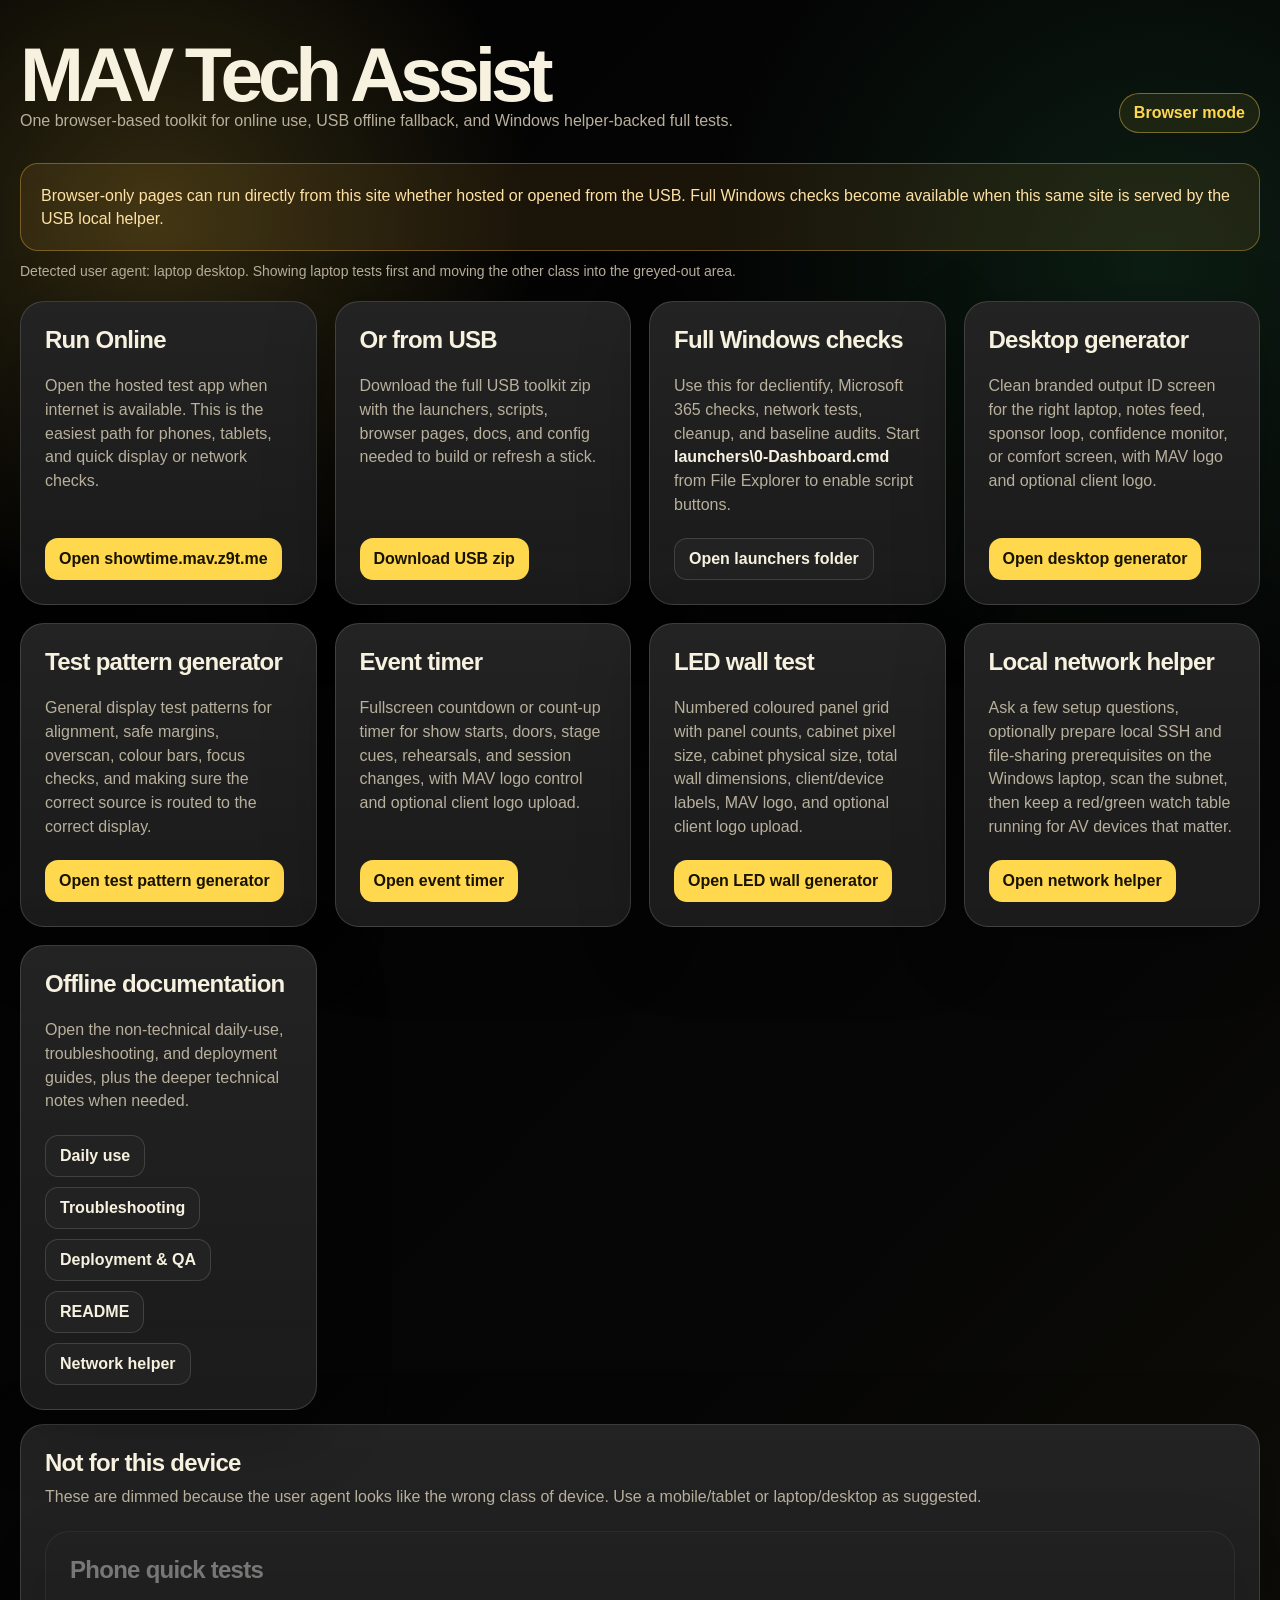
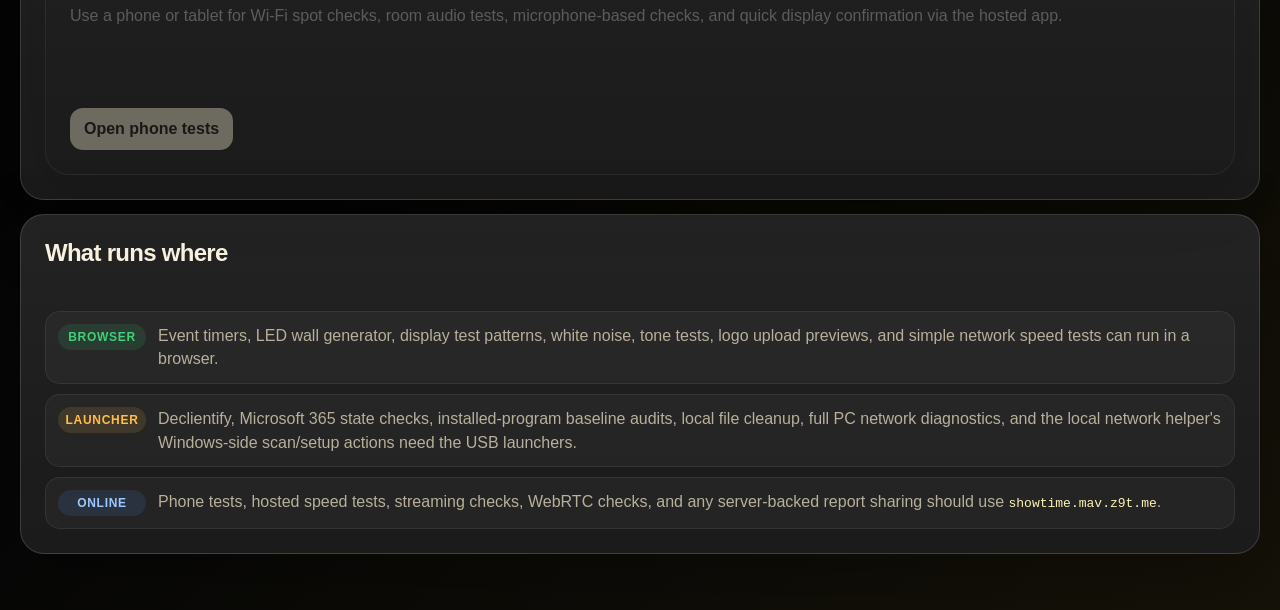
<file: web/index.html>
<!doctype html>
<html lang="en">
<head>
  <meta charset="utf-8">
  <meta name="viewport" content="width=device-width, initial-scale=1">
  <title>MAV Tech Assist Portal</title>
  <style>
    :root {
      --bg: #060606;
      --panel: #171717;
      --panel-2: #222222;
      --text: #f7f1df;
      --muted: #b8b09c;
      --brand: #ffd84d;
      --ok: #3fd079;
      --warn: #ffbd4a;
      --bad: #ff5c5c;
      --line: rgba(255, 255, 255, 0.14);
    }

    * {
      box-sizing: border-box;
    }

    body {
      margin: 0;
      min-height: 100vh;
      color: var(--text);
      background:
        radial-gradient(circle at 12% 10%, rgba(255, 216, 77, 0.18), transparent 24rem),
        radial-gradient(circle at 90% 12%, rgba(63, 208, 121, 0.12), transparent 28rem),
        linear-gradient(135deg, #020202, var(--bg) 60%, #151208);
      font-family: Aptos, Segoe UI, Tahoma, sans-serif;
    }

    main {
      width: min(1240px, calc(100% - 36px));
      margin: 0 auto;
      padding: 40px 0 56px;
    }

    header {
      display: grid;
      grid-template-columns: 1fr auto;
      gap: 26px;
      align-items: end;
      margin-bottom: 30px;
    }

    h1 {
      margin: 0;
      font-size: clamp(38px, 6vw, 82px);
      line-height: 0.9;
      letter-spacing: -0.07em;
    }

    h2 {
      margin: 0 0 8px;
      font-size: 24px;
      letter-spacing: -0.03em;
    }

    p {
      margin: 0;
      color: var(--muted);
      line-height: 1.48;
    }

    .pill {
      border: 1px solid rgba(255, 216, 77, 0.4);
      border-radius: 999px;
      color: var(--brand);
      padding: 10px 14px;
      background: rgba(255, 216, 77, 0.08);
      white-space: nowrap;
      font-weight: 800;
    }

    .grid {
      display: grid;
      grid-template-columns: repeat(auto-fit, minmax(280px, 1fr));
      gap: 18px;
      margin-top: 22px;
    }

    .card {
      display: flex;
      flex-direction: column;
      justify-content: space-between;
      gap: 22px;
      min-height: 244px;
      padding: 24px;
      border: 1px solid var(--line);
      border-radius: 24px;
      background: linear-gradient(180deg, rgba(255,255,255,0.05), rgba(255,255,255,0.015)), var(--panel);
      box-shadow: 0 20px 70px rgba(0, 0, 0, 0.28);
    }

    .card-copy {
      display: grid;
      align-content: start;
      gap: 12px;
    }

    .card.disabled {
      opacity: 0.42;
      filter: grayscale(0.82);
    }

    .card.disabled a.button {
      pointer-events: none;
      cursor: not-allowed;
    }

    .card strong {
      color: var(--text);
    }

    .actions {
      display: flex;
      flex-wrap: wrap;
      gap: 10px;
      margin-top: auto;
    }

    a.button,
    span.button {
      display: inline-flex;
      align-items: center;
      justify-content: center;
      min-height: 42px;
      padding: 11px 14px;
      border-radius: 13px;
      color: #171300;
      background: var(--brand);
      font-weight: 900;
      text-decoration: none;
    }

    a.button.secondary,
    span.button.secondary {
      color: var(--text);
      background: var(--panel-2);
      border: 1px solid var(--line);
    }

    button.button {
      display: inline-flex;
      align-items: center;
      justify-content: center;
      min-height: 42px;
      padding: 11px 14px;
      border: 0;
      border-radius: 13px;
      color: #171300;
      background: var(--brand);
      font: inherit;
      font-weight: 900;
      cursor: pointer;
    }

    button.button.secondary {
      color: var(--text);
      background: var(--panel-2);
      border: 1px solid var(--line);
    }

    button.button:disabled {
      opacity: 0.45;
      cursor: not-allowed;
    }

    .note {
      margin-top: 20px;
      padding: 20px;
      border-radius: 18px;
      border: 1px solid rgba(255, 189, 74, 0.35);
      background: rgba(255, 189, 74, 0.09);
      color: #ffe1a5;
      line-height: 1.45;
    }

    .device-note {
      margin-top: 12px;
      color: var(--muted);
      font-size: 14px;
    }

    .status-list {
      display: grid;
      gap: 10px;
      margin-top: 14px;
    }

    .status-item {
      display: grid;
      grid-template-columns: 88px 1fr;
      gap: 12px;
      padding: 12px;
      border-radius: 15px;
      background: rgba(255,255,255,0.04);
      border: 1px solid rgba(255,255,255,0.07);
    }

    .tag {
      display: inline-flex;
      align-items: center;
      justify-content: center;
      align-self: start;
      border-radius: 999px;
      padding: 6px 9px;
      font-size: 12px;
      font-weight: 900;
      text-transform: uppercase;
      letter-spacing: 0.06em;
    }

    .tag.web {
      color: var(--ok);
      background: rgba(63, 208, 121, 0.12);
    }

    .tag.launcher {
      color: var(--warn);
      background: rgba(255, 189, 74, 0.12);
    }

    .tag.online {
      color: #9cc7ff;
      background: rgba(80, 150, 255, 0.12);
    }

    code {
      color: #fff2b7;
    }

    .helper-panel {
      display: none;
      margin-top: 14px;
    }

    .helper-panel.show {
      display: block;
    }

    .progress {
      height: 14px;
      overflow: hidden;
      border-radius: 999px;
      background: #0b0b0b;
      border: 1px solid var(--line);
      margin-top: 12px;
    }

    .bar {
      width: 0%;
      height: 100%;
      background: linear-gradient(90deg, var(--brand), var(--ok));
      transition: width 220ms ease;
    }

    .step-list {
      display: grid;
      gap: 8px;
      margin-top: 12px;
    }

    .step {
      display: grid;
      grid-template-columns: 32px 1fr auto;
      gap: 10px;
      align-items: center;
      padding: 10px;
      border-radius: 13px;
      background: rgba(255,255,255,0.04);
      border: 1px solid rgba(255,255,255,0.07);
    }

    .step-icon {
      display: grid;
      place-items: center;
      width: 28px;
      height: 28px;
      border-radius: 999px;
      background: var(--panel-2);
      font-weight: 950;
    }

    .step.success .step-icon {
      color: var(--ok);
      background: rgba(63, 208, 121, 0.12);
    }

    .step.error .step-icon {
      color: var(--bad);
      background: rgba(255, 92, 92, 0.12);
    }

    .step.running .step-icon {
      color: var(--brand);
      background: rgba(255, 216, 77, 0.12);
    }

    @media (max-width: 760px) {
      header {
        grid-template-columns: 1fr;
      }
    }
  </style>
</head>
<body>
  <main>
    <header>
      <div>
        <h1>MAV Tech Assist</h1>
        <p>One browser-based toolkit for online use, USB offline fallback, and Windows helper-backed full tests.</p>
      </div>
      <div class="pill" id="modePill">Browser mode</div>
    </header>

    <section class="note" id="modeNote">
      Browser-only pages can run directly from this site whether hosted or opened from the USB. Full Windows checks become available when this same site is served by the USB local helper.
    </section>

    <div id="deviceNote" class="device-note"></div>

    <section class="grid" id="availableTests">
      <article class="card test-card" data-device="all">
        <div class="card-copy">
          <h2 id="runOnlineTitle">Run Online</h2>
          <p>Open the hosted test app when internet is available. This is the easiest path for phones, tablets, and quick display or network checks.</p>
        </div>
        <div class="actions">
          <a id="onlineOpen" class="button" href="https://showtime.mav.z9t.me/">Open showtime.mav.z9t.me</a>
        </div>
      </article>

      <article class="card test-card" data-device="all">
        <div class="card-copy">
          <h2 id="usbTitle">Or from USB</h2>
          <p>Download the full USB toolkit zip with the launchers, scripts, browser pages, docs, and config needed to build or refresh a stick.</p>
        </div>
        <div class="actions">
          <a id="bundleDownload" class="button" href="MAV-Tech-Assist-USB.zip" download>Download USB zip</a>
          <span id="bundleLocalState" class="button secondary" style="display: none;">Already in local bundle</span>
        </div>
      </article>

      <article class="card test-card" data-device="laptop" id="windowsChecksCard">
        <div class="card-copy">
          <h2>Full Windows checks</h2>
          <p id="windowsChecksText">Use this for declientify, Microsoft 365 checks, network tests, cleanup, and baseline audits. Start <strong>launchers\0-Dashboard.cmd</strong> from File Explorer to enable script buttons.</p>
        </div>
        <div class="actions" id="windowsHelperActions" style="display: none;">
          <button class="button" data-task="beforeHire">Before Hire</button>
          <button class="button" data-task="afterHire">After Hire</button>
          <button class="button secondary" data-task="networkTest">Network</button>
          <button class="button secondary" data-task="networkDiagnostics">Network Diagnostics</button>
        </div>
        <div class="actions" id="windowsFallbackActions">
          <a class="button secondary" href="../launchers/">Open launchers folder</a>
        </div>
      </article>

      <article class="card test-card" data-device="all">
        <div class="card-copy">
          <h2>Desktop generator</h2>
          <p>Clean branded output ID screen for the right laptop, notes feed, sponsor loop, confidence monitor, or comfort screen, with MAV logo and optional client logo.</p>
        </div>
        <div class="actions">
          <a class="button" href="desktop-generator.html">Open desktop generator</a>
        </div>
      </article>

      <article class="card test-card" data-device="all">
        <div class="card-copy">
          <h2>Test pattern generator</h2>
          <p>General display test patterns for alignment, safe margins, overscan, colour bars, focus checks, and making sure the correct source is routed to the correct display.</p>
        </div>
        <div class="actions">
          <a class="button" href="test-pattern-generator.html">Open test pattern generator</a>
        </div>
      </article>

      <article class="card test-card" data-device="all">
        <div class="card-copy">
          <h2>Event timer</h2>
          <p>Fullscreen countdown or count-up timer for show starts, doors, stage cues, rehearsals, and session changes, with MAV logo control and optional client logo upload.</p>
        </div>
        <div class="actions">
          <a class="button" href="event-timer.html">Open event timer</a>
        </div>
      </article>

      <article class="card test-card" data-device="all">
        <div class="card-copy">
          <h2>LED wall test</h2>
          <p>Numbered coloured panel grid with panel counts, cabinet pixel size, cabinet physical size, total wall dimensions, client/device labels, MAV logo, and optional client logo upload.</p>
        </div>
        <div class="actions">
          <a class="button" href="led-wall-test-generator.html">Open LED wall generator</a>
        </div>
      </article>

      <article class="card test-card" data-device="laptop">
        <div class="card-copy">
          <h2>Local network helper</h2>
          <p>Ask a few setup questions, optionally prepare local SSH and file-sharing prerequisites on the Windows laptop, scan the subnet, then keep a red/green watch table running for AV devices that matter.</p>
        </div>
        <div class="actions">
          <a class="button" href="network-helper.html" target="_blank" rel="noopener">Open network helper</a>
        </div>
      </article>

      <article class="card test-card" data-device="mobile">
        <div class="card-copy">
          <h2>Phone quick tests</h2>
          <p>Use a phone or tablet for Wi-Fi spot checks, room audio tests, microphone-based checks, and quick display confirmation via the hosted app.</p>
        </div>
        <div class="actions">
          <a class="button" href="https://showtime.mav.z9t.me/">Open phone tests</a>
        </div>
      </article>

      <article class="card test-card" data-device="all">
        <div class="card-copy">
          <h2>Offline documentation</h2>
          <p>Open the non-technical daily-use, troubleshooting, and deployment guides, plus the deeper technical notes when needed.</p>
        </div>
        <div class="actions">
          <a class="button secondary" href="../docs/daily-use.html">Daily use</a>
          <a class="button secondary" href="../docs/troubleshooting.html">Troubleshooting</a>
          <a class="button secondary" href="../docs/deployment-and-qa.html">Deployment & QA</a>
          <a class="button secondary" href="../docs/README.md">README</a>
          <a class="button secondary" href="../docs/LOCAL_NETWORK_HELPER.md">Network helper</a>
        </div>
      </article>
    </section>

    <section id="helperPanel" class="card helper-panel">
      <h2 id="helperTitle">Windows task</h2>
      <p id="helperState">Waiting.</p>
      <div class="progress"><div class="bar" id="helperProgress"></div></div>
      <div class="step-list" id="helperSteps"></div>
      <div class="note" id="helperHelp" style="display: none;"></div>
    </section>

    <section id="notForThisDevice" class="card" style="display: none; margin-top: 14px;">
      <h2>Not for this device</h2>
      <p>These are dimmed because the user agent looks like the wrong class of device. Use a mobile/tablet or laptop/desktop as suggested.</p>
      <div class="grid" id="disabledTests"></div>
    </section>

    <section class="card" style="margin-top: 14px;">
      <h2>What runs where</h2>
      <div class="status-list">
        <div class="status-item">
          <span class="tag web">Browser</span>
          <p>Event timers, LED wall generator, display test patterns, white noise, tone tests, logo upload previews, and simple network speed tests can run in a browser.</p>
        </div>
        <div class="status-item">
          <span class="tag launcher">Launcher</span>
          <p>Declientify, Microsoft 365 state checks, installed-program baseline audits, local file cleanup, full PC network diagnostics, and the local network helper's Windows-side scan/setup actions need the USB launchers.</p>
        </div>
        <div class="status-item">
          <span class="tag online">Online</span>
          <p>Phone tests, hosted speed tests, streaming checks, WebRTC checks, and any server-backed report sharing should use <code>showtime.mav.z9t.me</code>.</p>
        </div>
      </div>
    </section>
  </main>
  <script>
    const helperConfig = window.MAV_LOCAL_HELPER || null;
    let helperPollTimer = null;

    function detectDeviceKind() {
      const ua = navigator.userAgent || '';
      const touch = navigator.maxTouchPoints || 0;
      const isAndroid = /Android/i.test(ua);
      const isIOS = /iPhone|iPad|iPod/i.test(ua) || (navigator.platform === 'MacIntel' && touch > 1);
      const isMobile = isAndroid || isIOS || /Mobile/i.test(ua);
      const isTablet = /iPad|Tablet/i.test(ua) || (isAndroid && !/Mobile/i.test(ua));

      if (isIOS) return { kind: isTablet ? 'tablet-ios' : 'phone-ios', className: 'mobile' };
      if (isAndroid) return { kind: isTablet ? 'tablet-android' : 'phone-android', className: 'mobile' };
      if (isMobile) return { kind: 'phone', className: 'mobile' };
      return { kind: 'laptop-desktop', className: 'laptop' };
    }

    function isSupported(card, deviceClass) {
      const support = card.dataset.device || 'all';
      if (support === 'all') return true;
      if (support === 'desktop' || support === 'laptop') return deviceClass === 'laptop';
      if (support === 'phone' || support === 'mobile') return deviceClass === 'mobile';
      return true;
    }

    function applyDeviceFiltering() {
      const device = detectDeviceKind();
      const label = device.kind.replace('-', ' ');
      const available = document.getElementById('availableTests');
      const disabled = document.getElementById('disabledTests');
      const disabledSection = document.getElementById('notForThisDevice');
      const note = document.getElementById('deviceNote');
      const cards = Array.from(document.querySelectorAll('.test-card'));

      note.textContent = `Detected user agent: ${label}. Showing ${device.className} tests first and moving the other class into the greyed-out area.`;
      disabled.innerHTML = '';

      for (const card of cards) {
        if (isSupported(card, device.className)) {
          card.classList.remove('disabled');
          available.appendChild(card);
        } else {
          card.classList.add('disabled');
          disabled.appendChild(card);
        }
      }

      disabledSection.style.display = disabled.children.length > 0 ? 'block' : 'none';
    }

    function iconForState(state) {
      if (state === 'success') return '\\u2713';
      if (state === 'error') return '!';
      if (state === 'running') return '...';
      return '-';
    }

    function setInitialMode() {
      const pill = document.getElementById('modePill');
      const note = document.getElementById('modeNote');
      const runOnlineTitle = document.getElementById('runOnlineTitle');
      const usbTitle = document.getElementById('usbTitle');
      const bundleDownload = document.getElementById('bundleDownload');
      const bundleLocalState = document.getElementById('bundleLocalState');

      runOnlineTitle.textContent = 'Run Online';
      usbTitle.textContent = 'Or from USB';
      bundleDownload.style.display = 'inline-flex';
      bundleLocalState.style.display = 'none';
      bundleDownload.removeAttribute('aria-disabled');

      if (window.location.protocol === 'file:') {
        document.title = 'MAV Tech Assist USB Portal';
        pill.textContent = 'USB offline site';
        note.textContent = 'This is the same browser site opened directly from the USB. Browser tests work offline; laptop script actions need the USB dashboard/helper launcher.';
        usbTitle.textContent = 'Or from USB (here)';
        bundleDownload.style.display = 'none';
        bundleLocalState.style.display = 'inline-flex';
        bundleLocalState.textContent = 'Already in local bundle';
        return;
      }

      if (window.location.hostname === 'showtime.mav.z9t.me') {
        document.title = 'MAV Tech Assist Hosted Portal';
        pill.textContent = 'Hosted site';
        note.textContent = 'This is the hosted browser site. Mobile and browser-safe tests run here. Laptop script actions need the USB helper if you want local Windows checks.';
        runOnlineTitle.textContent = 'Run Online (here)';
        document.getElementById('windowsFallbackActions').innerHTML = '<span class="button secondary">Use USB: launchers\\0-Dashboard.cmd</span>';
        bundleDownload.href = 'MAV-Tech-Assist-USB.zip';
        return;
      }

      if (window.location.hostname === '127.0.0.1' || window.location.hostname === 'localhost') {
        document.title = 'MAV Tech Assist Local Portal';
        pill.textContent = 'Local browser site';
        note.textContent = 'This is the USB site served locally. Browser tests run here; laptop script actions become available if the helper is connected.';
        usbTitle.textContent = 'Or from USB (here)';
        bundleDownload.style.display = 'none';
        bundleLocalState.style.display = 'inline-flex';
        bundleLocalState.textContent = 'Use the files already on this USB';
      }
    }

    function helperUrl(path, params = {}) {
      const base = helperConfig && helperConfig.baseUrl ? helperConfig.baseUrl : '';
      const url = new URL(path, base || window.location.href);
      for (const [key, value] of Object.entries(params)) {
        if (value !== null && value !== undefined) {
          url.searchParams.set(key, value);
        }
      }
      return url.toString();
    }

    function enableWindowsHelper() {
      if (!helperConfig || !helperConfig.token) return;

      document.getElementById('modePill').textContent = 'USB helper connected';
      document.getElementById('modeNote').textContent = 'This is the same browser site with the USB local helper enabled. Browser tests run here, and Windows script buttons can now call the local PowerShell task runner.';
      document.getElementById('windowsChecksText').textContent = 'USB helper is running. Use these buttons to run the Windows scripts with progress, pass/fail status, and follow-up help.';
      document.getElementById('windowsHelperActions').style.display = 'flex';
      document.getElementById('windowsFallbackActions').style.display = 'none';

      for (const button of document.querySelectorAll('[data-task]')) {
        button.addEventListener('click', () => runHelperTask(button.dataset.task));
      }
    }

    function setTaskButtonsDisabled(disabled) {
      for (const button of document.querySelectorAll('[data-task]')) {
        button.disabled = disabled;
      }
    }

    async function runHelperTask(taskId) {
      if (!helperConfig || !helperConfig.token) return;

      setTaskButtonsDisabled(true);
      const panel = document.getElementById('helperPanel');
      panel.classList.add('show');
      document.getElementById('helperTitle').textContent = 'Starting task...';
      document.getElementById('helperState').textContent = 'Queued.';
      document.getElementById('helperProgress').style.width = '0%';
      document.getElementById('helperSteps').innerHTML = '';
      document.getElementById('helperHelp').style.display = 'none';

      const response = await fetch(helperUrl('/api/run', { task: taskId, token: helperConfig.token }), { method: 'POST' });
      const data = await response.json();
      if (!response.ok) {
        setTaskButtonsDisabled(false);
        document.getElementById('helperTitle').textContent = 'Could not start';
        document.getElementById('helperState').textContent = data.error || 'Unknown error.';
        return;
      }

      pollHelperStatus(data.runId || data.RunId);
    }

    async function pollHelperStatus(runId) {
      if (helperPollTimer) clearTimeout(helperPollTimer);
      const response = await fetch(helperUrl('/api/status', { runId }));
      const status = await response.json();
      renderHelperStatus(status);
      const state = status.state || status.State;

      if (state === 'running' || state === 'queued') {
        helperPollTimer = setTimeout(() => pollHelperStatus(runId), 1000);
        return;
      }

      setTaskButtonsDisabled(false);
    }

    function renderHelperStatus(status) {
      const state = status.state || status.State || 'running';
      const percent = status.percent ?? status.Percent ?? 0;
      const steps = status.steps || status.Steps || [];
      const name = status.name || status.Name || 'Windows task';
      const help = status.help || status.Help || '';

      document.getElementById('helperTitle').textContent = name;
      document.getElementById('helperState').textContent = `Status: ${state}`;
      document.getElementById('helperProgress').style.width = `${percent}%`;

      const stepsElement = document.getElementById('helperSteps');
      stepsElement.innerHTML = '';
      for (const step of steps) {
        const stepState = step.state || step.State || 'pending';
        const stepName = step.name || step.Name || 'Step';
        const stepScript = step.script || step.Script || '';
        const exitCode = step.exitCode ?? step.ExitCode;
        const row = document.createElement('div');
        row.className = `step ${stepState}`;
        row.innerHTML = `
          <span class="step-icon">${iconForState(stepState)}</span>
          <div><strong>${stepName}</strong><p>${stepScript}</p></div>
          <span>${exitCode === null || exitCode === undefined ? '' : 'exit ' + exitCode}</span>
        `;
        stepsElement.appendChild(row);
      }

      const helpElement = document.getElementById('helperHelp');
      if (state === 'failed' && help) {
        helpElement.textContent = help;
        helpElement.style.display = 'block';
      } else {
        helpElement.style.display = 'none';
      }
    }

    setInitialMode();
    enableWindowsHelper();
    applyDeviceFiltering();
  </script>
</body>
</html>
</file>
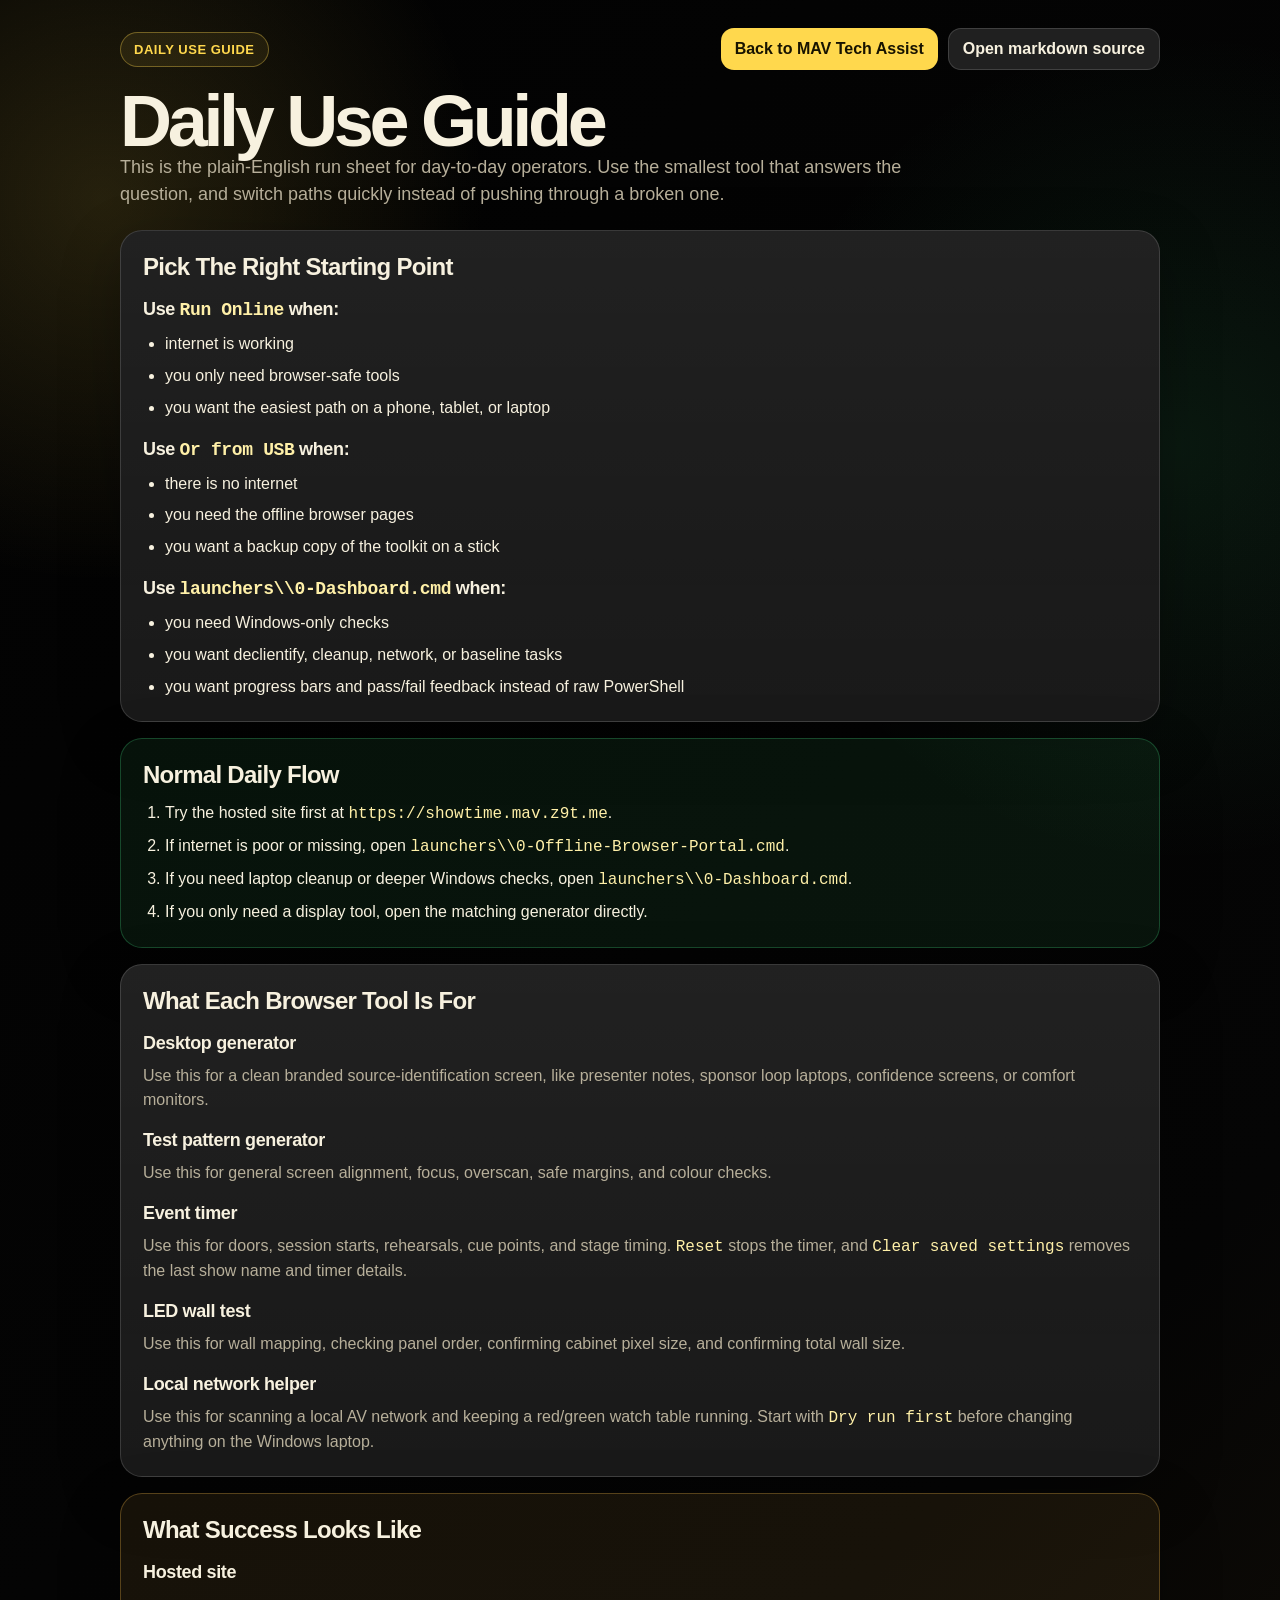
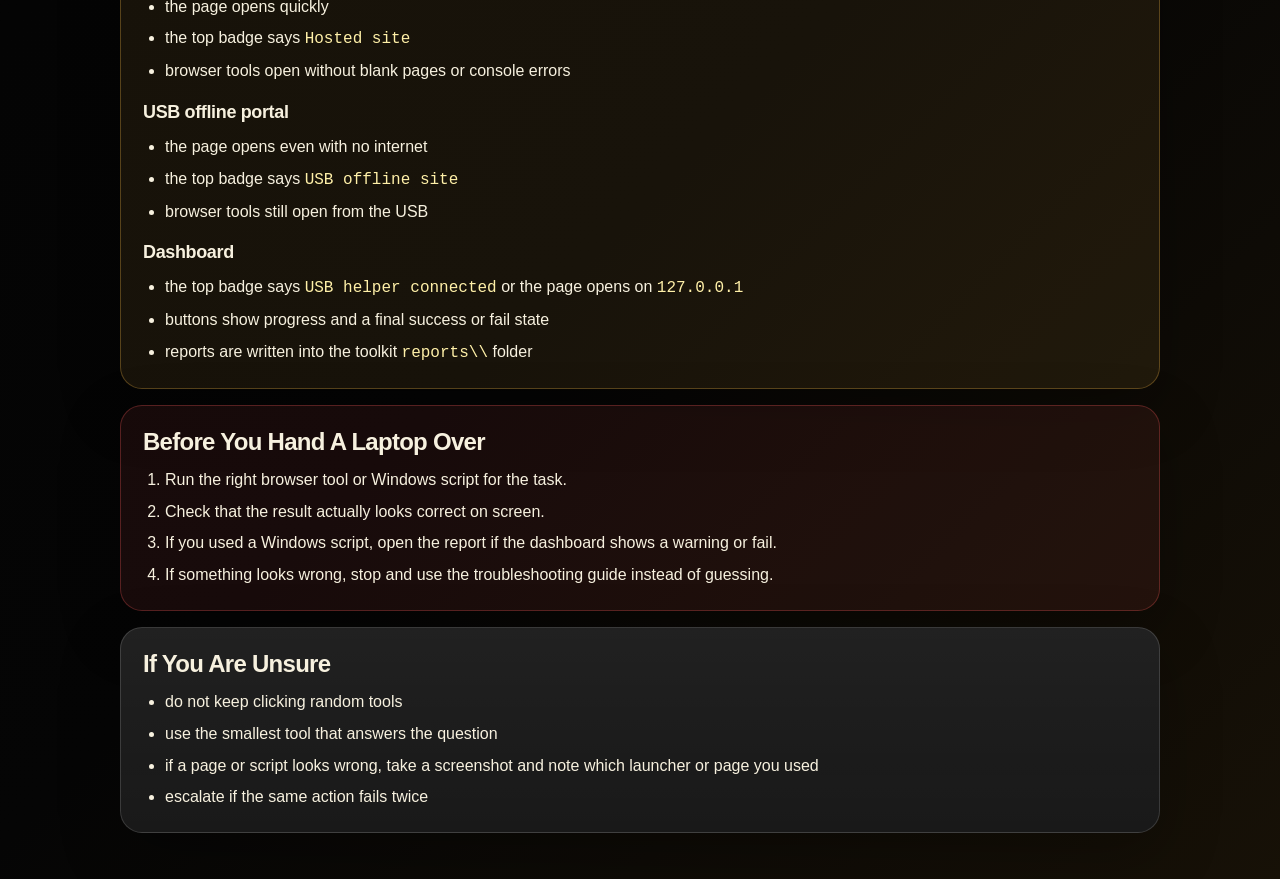
<file: docs/daily-use.html>
<!doctype html>
<html lang="en">
<head>
  <meta charset="utf-8">
  <meta name="viewport" content="width=device-width, initial-scale=1">
  <title>MAV Tech Assist Daily Use Guide</title>
  <link rel="stylesheet" href="handbook.css">
</head>
<body>
  <main>
    <header>
      <div class="top-row">
        <span class="pill">Daily Use Guide</span>
        <div class="button-row">
          <a id="portalLink" class="button" href="/">Back to MAV Tech Assist</a>
          <a class="button secondary" href="DAILY_USE_GUIDE.md">Open markdown source</a>
        </div>
      </div>
      <div>
        <h1>Daily Use Guide</h1>
        <p class="lead">This is the plain-English run sheet for day-to-day operators. Use the smallest tool that answers the question, and switch paths quickly instead of pushing through a broken one.</p>
      </div>
    </header>

    <section class="grid">
      <article class="card">
        <h2>Pick The Right Starting Point</h2>
        <h3>Use <code>Run Online</code> when:</h3>
        <ul>
          <li>internet is working</li>
          <li>you only need browser-safe tools</li>
          <li>you want the easiest path on a phone, tablet, or laptop</li>
        </ul>

        <h3>Use <code>Or from USB</code> when:</h3>
        <ul>
          <li>there is no internet</li>
          <li>you need the offline browser pages</li>
          <li>you want a backup copy of the toolkit on a stick</li>
        </ul>

        <h3>Use <code>launchers\\0-Dashboard.cmd</code> when:</h3>
        <ul>
          <li>you need Windows-only checks</li>
          <li>you want declientify, cleanup, network, or baseline tasks</li>
          <li>you want progress bars and pass/fail feedback instead of raw PowerShell</li>
        </ul>
      </article>

      <article class="card success">
        <h2>Normal Daily Flow</h2>
        <ol>
          <li>Try the hosted site first at <code>https://showtime.mav.z9t.me</code>.</li>
          <li>If internet is poor or missing, open <code>launchers\\0-Offline-Browser-Portal.cmd</code>.</li>
          <li>If you need laptop cleanup or deeper Windows checks, open <code>launchers\\0-Dashboard.cmd</code>.</li>
          <li>If you only need a display tool, open the matching generator directly.</li>
        </ol>
      </article>

      <article class="card">
        <h2>What Each Browser Tool Is For</h2>

        <h3>Desktop generator</h3>
        <p>Use this for a clean branded source-identification screen, like presenter notes, sponsor loop laptops, confidence screens, or comfort monitors.</p>

        <h3>Test pattern generator</h3>
        <p>Use this for general screen alignment, focus, overscan, safe margins, and colour checks.</p>

        <h3>Event timer</h3>
        <p>Use this for doors, session starts, rehearsals, cue points, and stage timing. <code>Reset</code> stops the timer, and <code>Clear saved settings</code> removes the last show name and timer details.</p>

        <h3>LED wall test</h3>
        <p>Use this for wall mapping, checking panel order, confirming cabinet pixel size, and confirming total wall size.</p>

        <h3>Local network helper</h3>
        <p>Use this for scanning a local AV network and keeping a red/green watch table running. Start with <code>Dry run first</code> before changing anything on the Windows laptop.</p>
      </article>

      <article class="card callout">
        <h2>What Success Looks Like</h2>
        <h3>Hosted site</h3>
        <ul>
          <li>the page opens quickly</li>
          <li>the top badge says <code>Hosted site</code></li>
          <li>browser tools open without blank pages or console errors</li>
        </ul>

        <h3>USB offline portal</h3>
        <ul>
          <li>the page opens even with no internet</li>
          <li>the top badge says <code>USB offline site</code></li>
          <li>browser tools still open from the USB</li>
        </ul>

        <h3>Dashboard</h3>
        <ul>
          <li>the top badge says <code>USB helper connected</code> or the page opens on <code>127.0.0.1</code></li>
          <li>buttons show progress and a final success or fail state</li>
          <li>reports are written into the toolkit <code>reports\\</code> folder</li>
        </ul>
      </article>

      <article class="card warning">
        <h2>Before You Hand A Laptop Over</h2>
        <ol>
          <li>Run the right browser tool or Windows script for the task.</li>
          <li>Check that the result actually looks correct on screen.</li>
          <li>If you used a Windows script, open the report if the dashboard shows a warning or fail.</li>
          <li>If something looks wrong, stop and use the troubleshooting guide instead of guessing.</li>
        </ol>
      </article>

      <article class="card">
        <h2>If You Are Unsure</h2>
        <ul>
          <li>do not keep clicking random tools</li>
          <li>use the smallest tool that answers the question</li>
          <li>if a page or script looks wrong, take a screenshot and note which launcher or page you used</li>
          <li>escalate if the same action fails twice</li>
        </ul>
      </article>
    </section>
  </main>
  <script>
    const portalLink = document.getElementById('portalLink');
    portalLink.href = location.protocol === 'file:' ? '../web/index.html' : '/';
  </script>
</body>
</html>
</file>
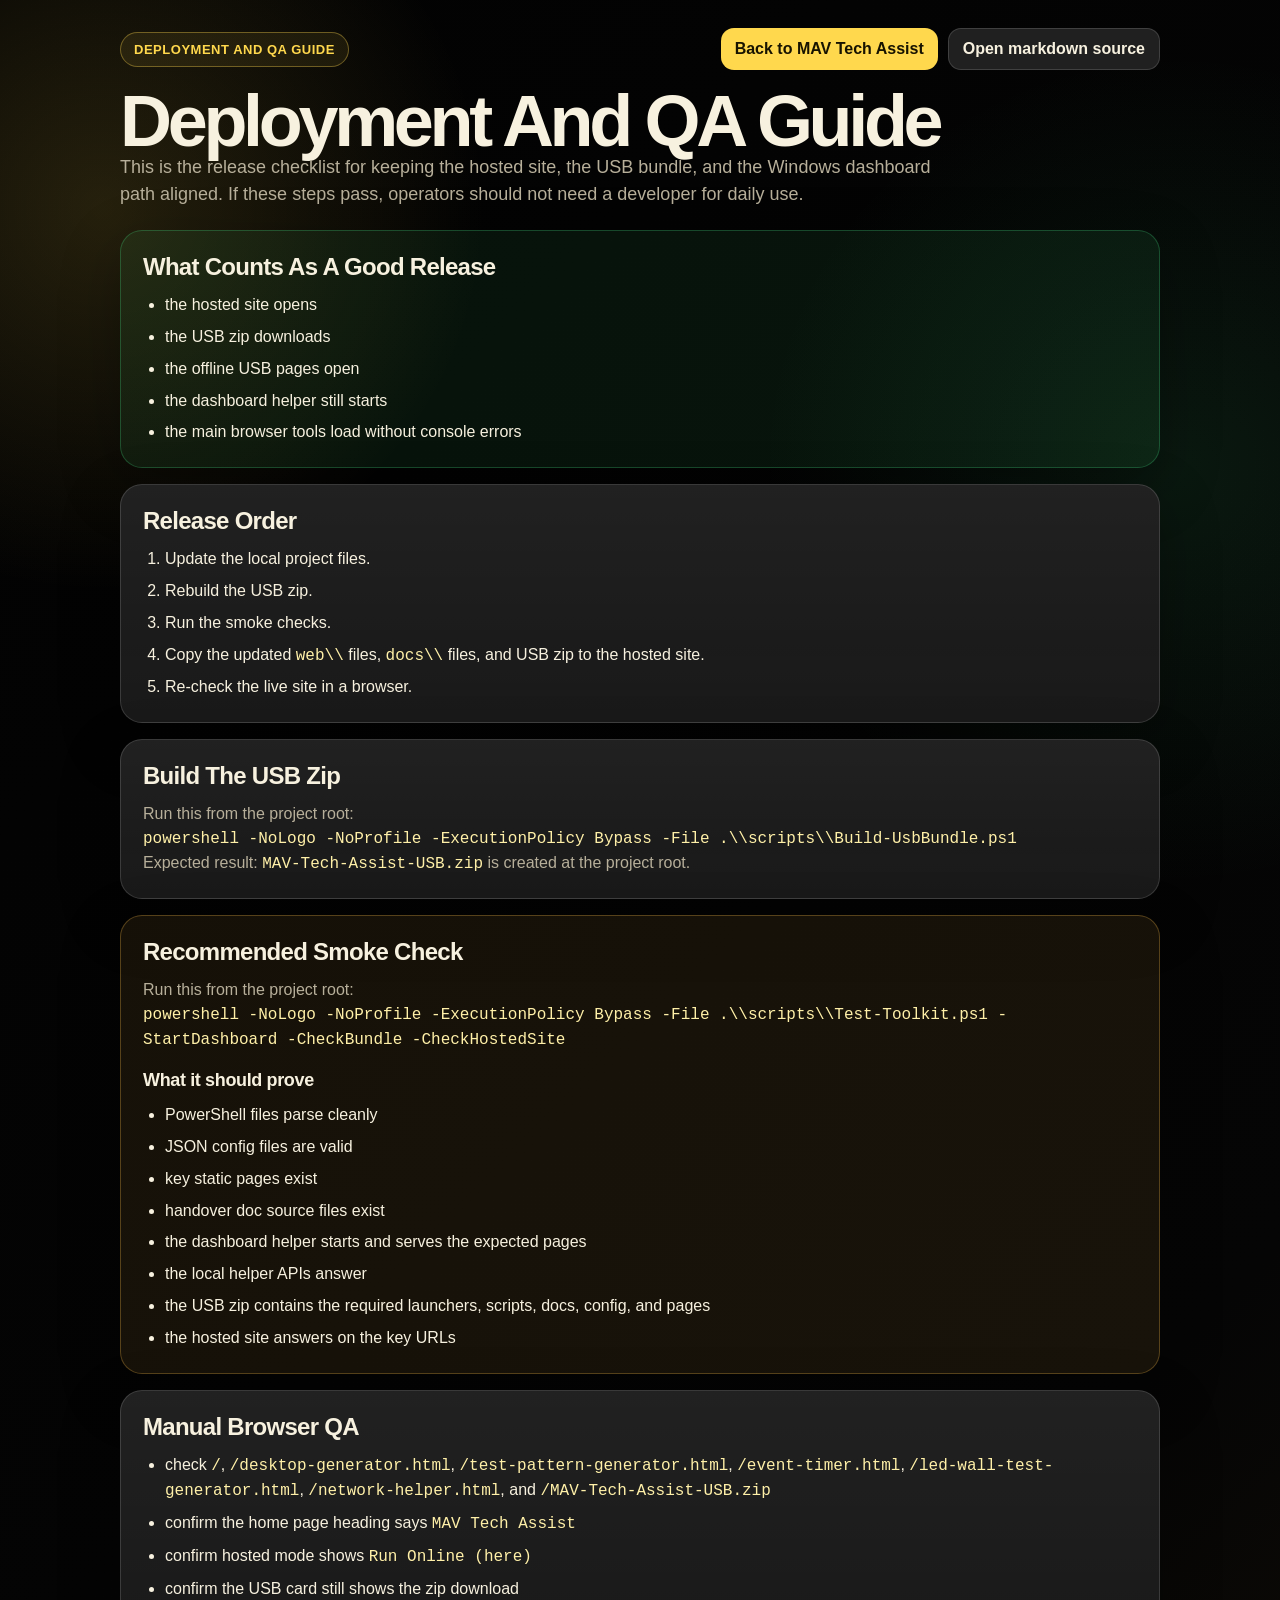
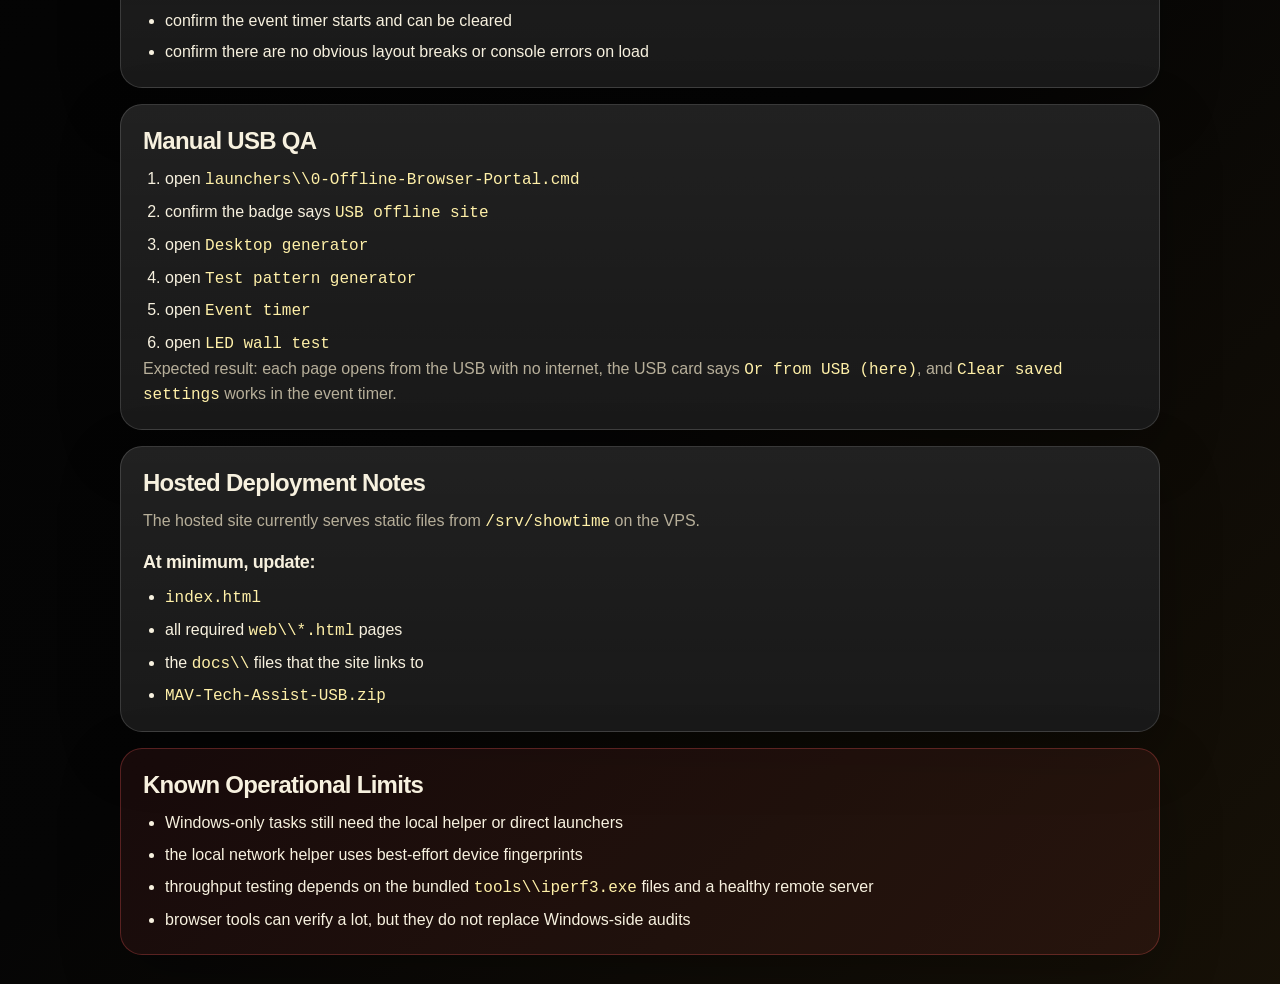
<file: docs/deployment-and-qa.html>
<!doctype html>
<html lang="en">
<head>
  <meta charset="utf-8">
  <meta name="viewport" content="width=device-width, initial-scale=1">
  <title>MAV Tech Assist Deployment And QA Guide</title>
  <link rel="stylesheet" href="handbook.css">
</head>
<body>
  <main>
    <header>
      <div class="top-row">
        <span class="pill">Deployment And QA Guide</span>
        <div class="button-row">
          <a id="portalLink" class="button" href="/">Back to MAV Tech Assist</a>
          <a class="button secondary" href="DEPLOYMENT_AND_QA_GUIDE.md">Open markdown source</a>
        </div>
      </div>
      <div>
        <h1>Deployment And QA Guide</h1>
        <p class="lead">This is the release checklist for keeping the hosted site, the USB bundle, and the Windows dashboard path aligned. If these steps pass, operators should not need a developer for daily use.</p>
      </div>
    </header>

    <section class="grid">
      <article class="card success">
        <h2>What Counts As A Good Release</h2>
        <ul>
          <li>the hosted site opens</li>
          <li>the USB zip downloads</li>
          <li>the offline USB pages open</li>
          <li>the dashboard helper still starts</li>
          <li>the main browser tools load without console errors</li>
        </ul>
      </article>

      <article class="card">
        <h2>Release Order</h2>
        <ol>
          <li>Update the local project files.</li>
          <li>Rebuild the USB zip.</li>
          <li>Run the smoke checks.</li>
          <li>Copy the updated <code>web\\</code> files, <code>docs\\</code> files, and USB zip to the hosted site.</li>
          <li>Re-check the live site in a browser.</li>
        </ol>
      </article>

      <article class="card">
        <h2>Build The USB Zip</h2>
        <p>Run this from the project root:</p>
        <p><code>powershell -NoLogo -NoProfile -ExecutionPolicy Bypass -File .\\scripts\\Build-UsbBundle.ps1</code></p>
        <p>Expected result: <code>MAV-Tech-Assist-USB.zip</code> is created at the project root.</p>
      </article>

      <article class="card callout">
        <h2>Recommended Smoke Check</h2>
        <p>Run this from the project root:</p>
        <p><code>powershell -NoLogo -NoProfile -ExecutionPolicy Bypass -File .\\scripts\\Test-Toolkit.ps1 -StartDashboard -CheckBundle -CheckHostedSite</code></p>
        <h3>What it should prove</h3>
        <ul>
          <li>PowerShell files parse cleanly</li>
          <li>JSON config files are valid</li>
          <li>key static pages exist</li>
          <li>handover doc source files exist</li>
          <li>the dashboard helper starts and serves the expected pages</li>
          <li>the local helper APIs answer</li>
          <li>the USB zip contains the required launchers, scripts, docs, config, and pages</li>
          <li>the hosted site answers on the key URLs</li>
        </ul>
      </article>

      <article class="card">
        <h2>Manual Browser QA</h2>
        <ul>
          <li>check <code>/</code>, <code>/desktop-generator.html</code>, <code>/test-pattern-generator.html</code>, <code>/event-timer.html</code>, <code>/led-wall-test-generator.html</code>, <code>/network-helper.html</code>, and <code>/MAV-Tech-Assist-USB.zip</code></li>
          <li>confirm the home page heading says <code>MAV Tech Assist</code></li>
          <li>confirm hosted mode shows <code>Run Online (here)</code></li>
          <li>confirm the USB card still shows the zip download</li>
          <li>confirm the event timer starts and can be cleared</li>
          <li>confirm there are no obvious layout breaks or console errors on load</li>
        </ul>
      </article>

      <article class="card">
        <h2>Manual USB QA</h2>
        <ol>
          <li>open <code>launchers\\0-Offline-Browser-Portal.cmd</code></li>
          <li>confirm the badge says <code>USB offline site</code></li>
          <li>open <code>Desktop generator</code></li>
          <li>open <code>Test pattern generator</code></li>
          <li>open <code>Event timer</code></li>
          <li>open <code>LED wall test</code></li>
        </ol>
        <p>Expected result: each page opens from the USB with no internet, the USB card says <code>Or from USB (here)</code>, and <code>Clear saved settings</code> works in the event timer.</p>
      </article>

      <article class="card">
        <h2>Hosted Deployment Notes</h2>
        <p>The hosted site currently serves static files from <code>/srv/showtime</code> on the VPS.</p>
        <h3>At minimum, update:</h3>
        <ul>
          <li><code>index.html</code></li>
          <li>all required <code>web\\*.html</code> pages</li>
          <li>the <code>docs\\</code> files that the site links to</li>
          <li><code>MAV-Tech-Assist-USB.zip</code></li>
        </ul>
      </article>

      <article class="card warning">
        <h2>Known Operational Limits</h2>
        <ul>
          <li>Windows-only tasks still need the local helper or direct launchers</li>
          <li>the local network helper uses best-effort device fingerprints</li>
          <li>throughput testing depends on the bundled <code>tools\\iperf3.exe</code> files and a healthy remote server</li>
          <li>browser tools can verify a lot, but they do not replace Windows-side audits</li>
        </ul>
      </article>
    </section>
  </main>
  <script>
    const portalLink = document.getElementById('portalLink');
    portalLink.href = location.protocol === 'file:' ? '../web/index.html' : '/';
  </script>
</body>
</html>
</file>
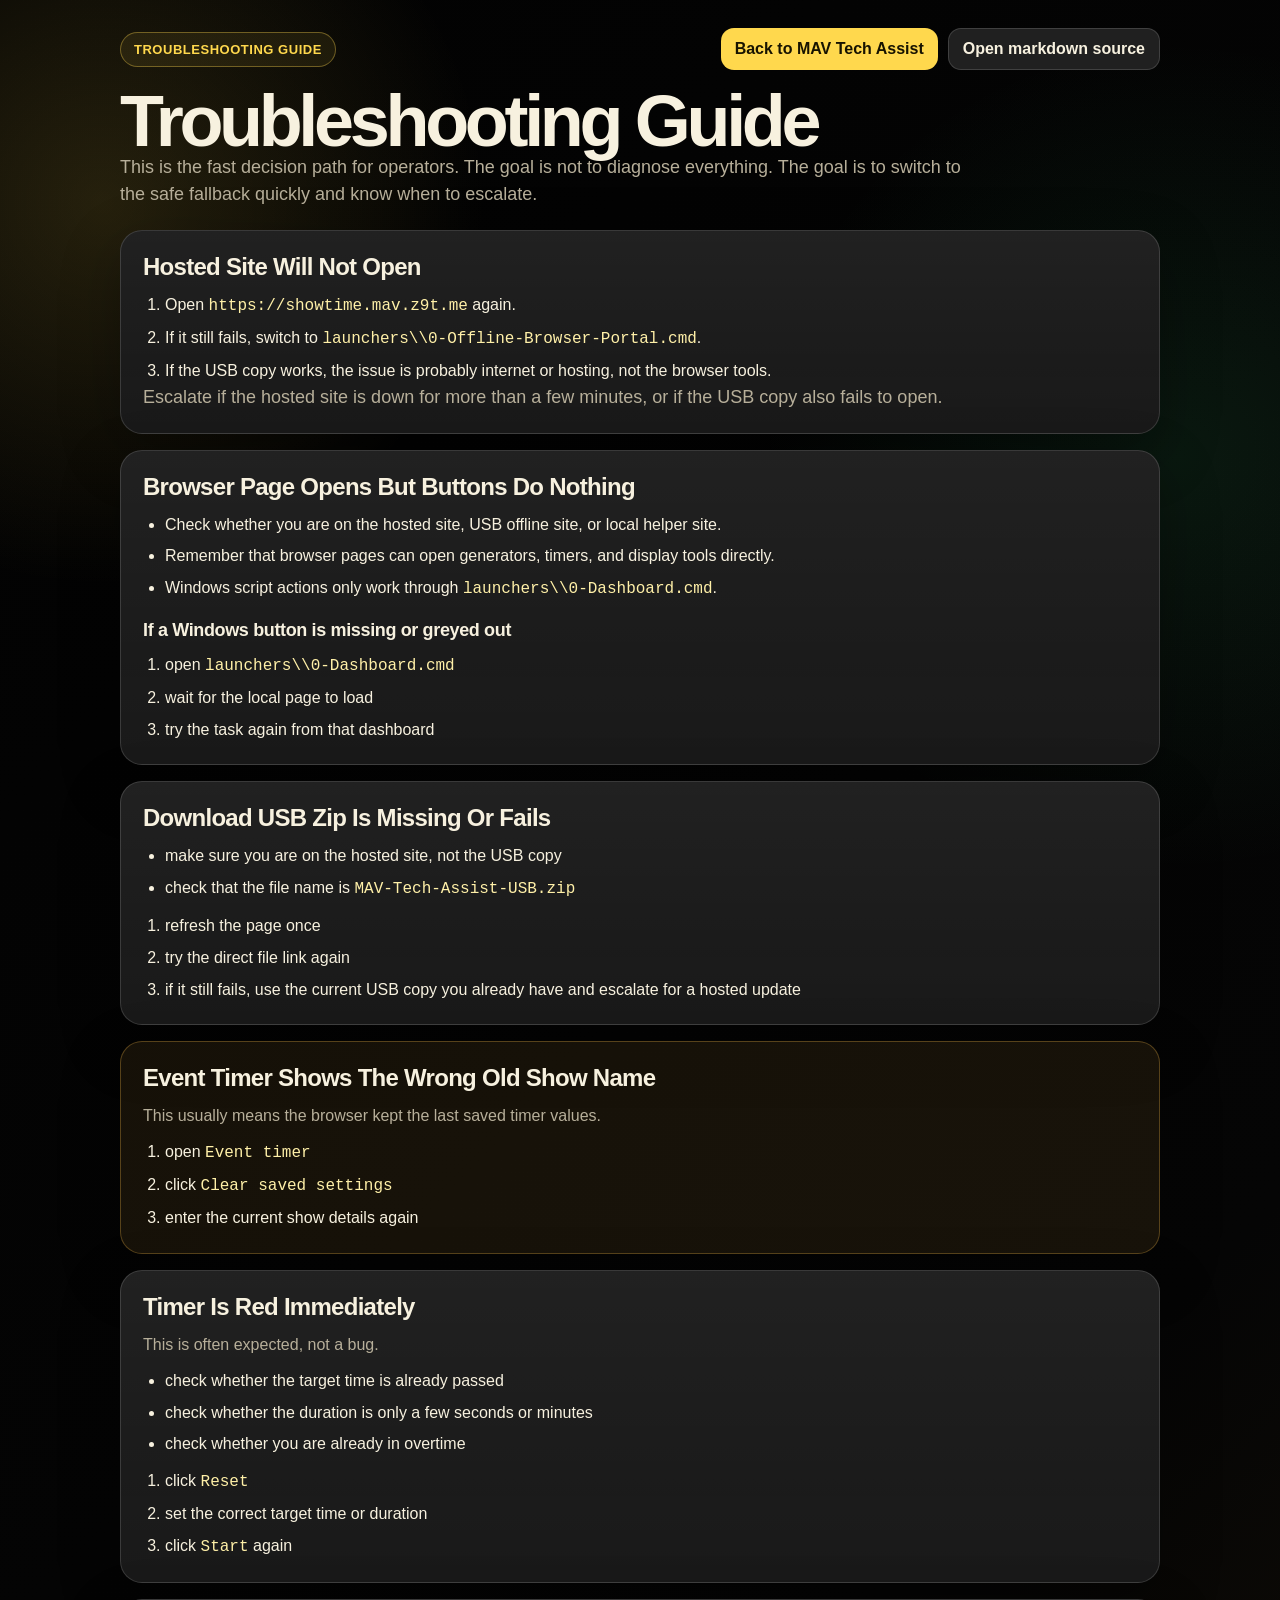
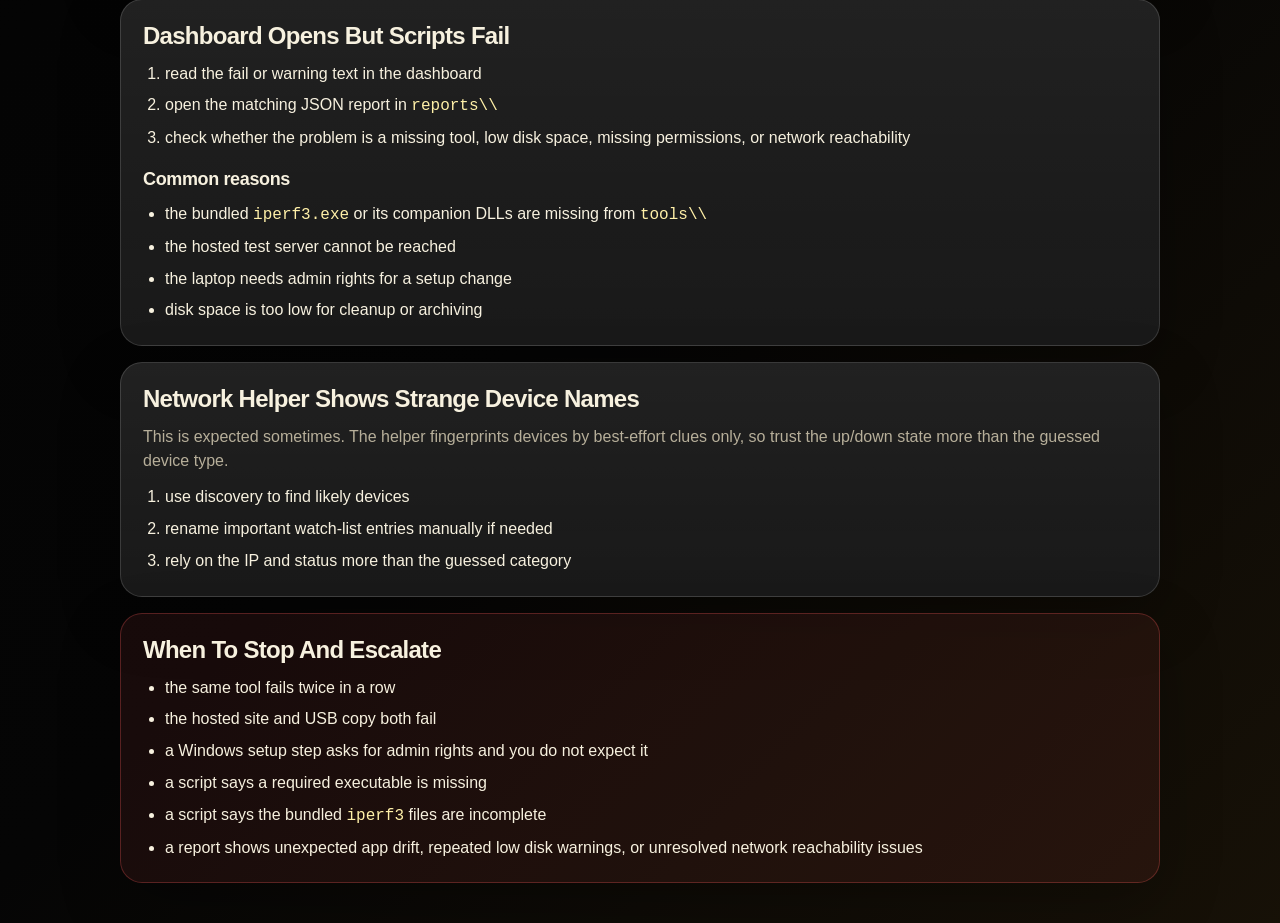
<file: docs/troubleshooting.html>
<!doctype html>
<html lang="en">
<head>
  <meta charset="utf-8">
  <meta name="viewport" content="width=device-width, initial-scale=1">
  <title>MAV Tech Assist Troubleshooting Guide</title>
  <link rel="stylesheet" href="handbook.css">
</head>
<body>
  <main>
    <header>
      <div class="top-row">
        <span class="pill">Troubleshooting Guide</span>
        <div class="button-row">
          <a id="portalLink" class="button" href="/">Back to MAV Tech Assist</a>
          <a class="button secondary" href="TROUBLESHOOTING_GUIDE.md">Open markdown source</a>
        </div>
      </div>
      <div>
        <h1>Troubleshooting Guide</h1>
        <p class="lead">This is the fast decision path for operators. The goal is not to diagnose everything. The goal is to switch to the safe fallback quickly and know when to escalate.</p>
      </div>
    </header>

    <section class="grid">
      <article class="card">
        <h2>Hosted Site Will Not Open</h2>
        <ol>
          <li>Open <code>https://showtime.mav.z9t.me</code> again.</li>
          <li>If it still fails, switch to <code>launchers\\0-Offline-Browser-Portal.cmd</code>.</li>
          <li>If the USB copy works, the issue is probably internet or hosting, not the browser tools.</li>
        </ol>
        <p class="lead">Escalate if the hosted site is down for more than a few minutes, or if the USB copy also fails to open.</p>
      </article>

      <article class="card">
        <h2>Browser Page Opens But Buttons Do Nothing</h2>
        <ul>
          <li>Check whether you are on the hosted site, USB offline site, or local helper site.</li>
          <li>Remember that browser pages can open generators, timers, and display tools directly.</li>
          <li>Windows script actions only work through <code>launchers\\0-Dashboard.cmd</code>.</li>
        </ul>
        <h3>If a Windows button is missing or greyed out</h3>
        <ol>
          <li>open <code>launchers\\0-Dashboard.cmd</code></li>
          <li>wait for the local page to load</li>
          <li>try the task again from that dashboard</li>
        </ol>
      </article>

      <article class="card">
        <h2>Download USB Zip Is Missing Or Fails</h2>
        <ul>
          <li>make sure you are on the hosted site, not the USB copy</li>
          <li>check that the file name is <code>MAV-Tech-Assist-USB.zip</code></li>
        </ul>
        <ol>
          <li>refresh the page once</li>
          <li>try the direct file link again</li>
          <li>if it still fails, use the current USB copy you already have and escalate for a hosted update</li>
        </ol>
      </article>

      <article class="card callout">
        <h2>Event Timer Shows The Wrong Old Show Name</h2>
        <p>This usually means the browser kept the last saved timer values.</p>
        <ol>
          <li>open <code>Event timer</code></li>
          <li>click <code>Clear saved settings</code></li>
          <li>enter the current show details again</li>
        </ol>
      </article>

      <article class="card">
        <h2>Timer Is Red Immediately</h2>
        <p>This is often expected, not a bug.</p>
        <ul>
          <li>check whether the target time is already passed</li>
          <li>check whether the duration is only a few seconds or minutes</li>
          <li>check whether you are already in overtime</li>
        </ul>
        <ol>
          <li>click <code>Reset</code></li>
          <li>set the correct target time or duration</li>
          <li>click <code>Start</code> again</li>
        </ol>
      </article>

      <article class="card">
        <h2>Dashboard Opens But Scripts Fail</h2>
        <ol>
          <li>read the fail or warning text in the dashboard</li>
          <li>open the matching JSON report in <code>reports\\</code></li>
          <li>check whether the problem is a missing tool, low disk space, missing permissions, or network reachability</li>
        </ol>
        <h3>Common reasons</h3>
        <ul>
          <li>the bundled <code>iperf3.exe</code> or its companion DLLs are missing from <code>tools\\</code></li>
          <li>the hosted test server cannot be reached</li>
          <li>the laptop needs admin rights for a setup change</li>
          <li>disk space is too low for cleanup or archiving</li>
        </ul>
      </article>

      <article class="card">
        <h2>Network Helper Shows Strange Device Names</h2>
        <p>This is expected sometimes. The helper fingerprints devices by best-effort clues only, so trust the up/down state more than the guessed device type.</p>
        <ol>
          <li>use discovery to find likely devices</li>
          <li>rename important watch-list entries manually if needed</li>
          <li>rely on the IP and status more than the guessed category</li>
        </ol>
      </article>

      <article class="card warning">
        <h2>When To Stop And Escalate</h2>
        <ul>
          <li>the same tool fails twice in a row</li>
          <li>the hosted site and USB copy both fail</li>
          <li>a Windows setup step asks for admin rights and you do not expect it</li>
          <li>a script says a required executable is missing</li>
          <li>a script says the bundled <code>iperf3</code> files are incomplete</li>
          <li>a report shows unexpected app drift, repeated low disk warnings, or unresolved network reachability issues</li>
        </ul>
      </article>
    </section>
  </main>
  <script>
    const portalLink = document.getElementById('portalLink');
    portalLink.href = location.protocol === 'file:' ? '../web/index.html' : '/';
  </script>
</body>
</html>
</file>
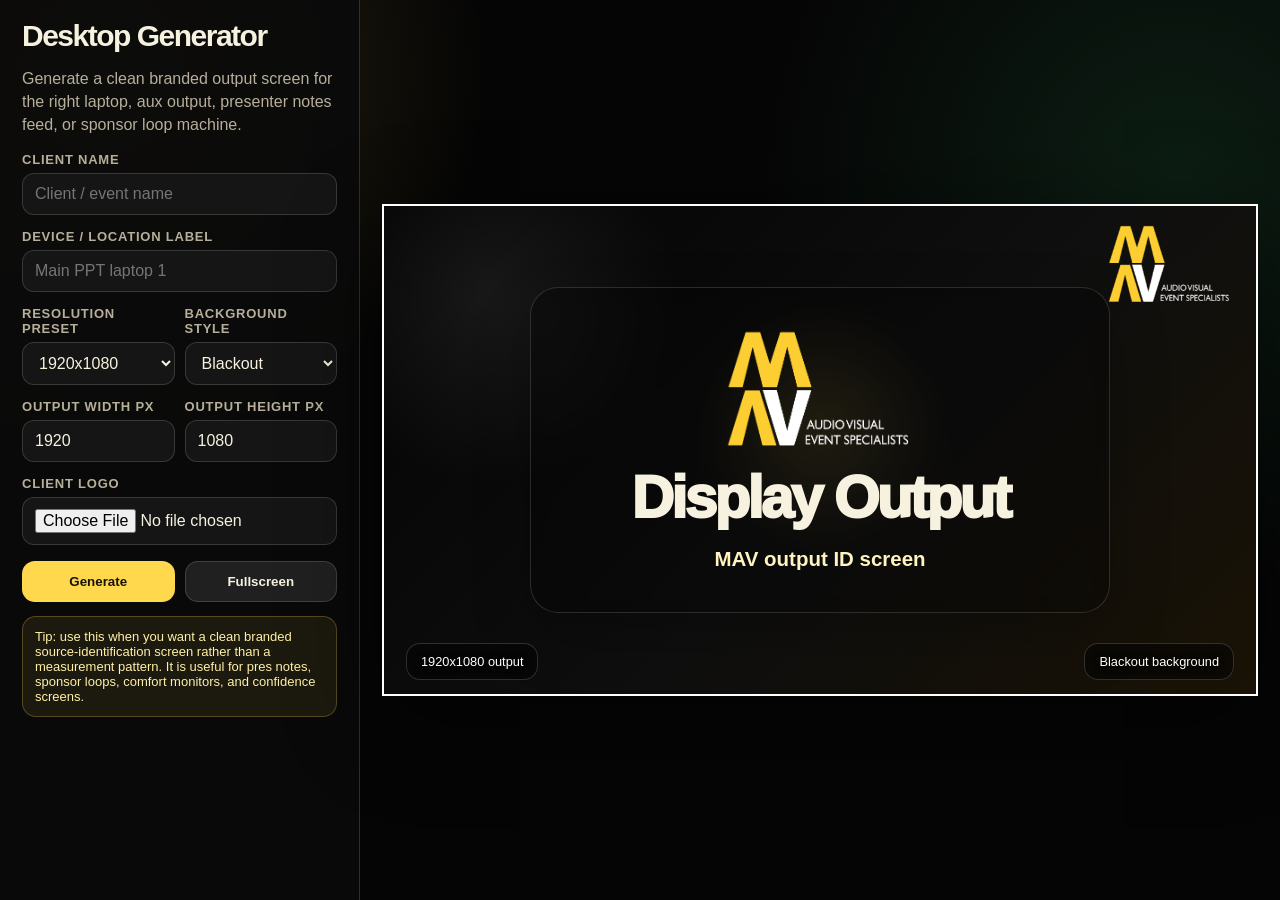
<file: web/desktop-generator.html>
<!doctype html>
<html lang="en">
<head>
  <meta charset="utf-8">
  <meta name="viewport" content="width=device-width, initial-scale=1">
  <title>MAV Tech Assist Desktop Generator</title>
  <style>
    :root {
      --bg: #050505;
      --panel: #151515;
      --panel-2: #202020;
      --text: #f7f1df;
      --muted: #b7af9a;
      --brand: #ffd84d;
      --line: rgba(255, 255, 255, 0.15);
    }

    * {
      box-sizing: border-box;
    }

    body {
      margin: 0;
      min-height: 100vh;
      color: var(--text);
      background:
        radial-gradient(circle at 8% 8%, rgba(255, 216, 77, 0.16), transparent 24rem),
        radial-gradient(circle at 92% 20%, rgba(63, 208, 121, 0.12), transparent 26rem),
        #050505;
      font-family: Aptos, Segoe UI, Tahoma, sans-serif;
    }

    .app {
      display: grid;
      grid-template-columns: 360px minmax(0, 1fr);
      min-height: 100vh;
    }

    aside {
      padding: 22px;
      background: rgba(10, 10, 10, 0.92);
      border-right: 1px solid var(--line);
      overflow: auto;
    }

    main {
      min-width: 0;
      padding: 22px;
      display: grid;
      place-items: center;
    }

    h1 {
      margin: 0 0 8px;
      font-size: 30px;
      line-height: 0.95;
      letter-spacing: -0.05em;
    }

    p {
      color: var(--muted);
      line-height: 1.45;
    }

    label {
      display: block;
      margin: 14px 0 6px;
      color: var(--muted);
      font-size: 13px;
      font-weight: 700;
      text-transform: uppercase;
      letter-spacing: 0.06em;
    }

    input,
    select {
      width: 100%;
      border: 1px solid var(--line);
      border-radius: 12px;
      padding: 11px 12px;
      color: var(--text);
      background: var(--panel);
      font: inherit;
    }

    .row {
      display: grid;
      grid-template-columns: 1fr 1fr;
      gap: 10px;
    }

    .button-row {
      display: grid;
      grid-template-columns: 1fr 1fr;
      gap: 10px;
      margin-top: 16px;
    }

    button {
      border: 0;
      border-radius: 13px;
      padding: 12px 14px;
      color: #171300;
      background: var(--brand);
      font-weight: 900;
      cursor: pointer;
    }

    button.secondary {
      color: var(--text);
      background: var(--panel-2);
      border: 1px solid var(--line);
    }

    .hint {
      margin-top: 14px;
      padding: 12px;
      border-radius: 14px;
      background: rgba(255, 216, 77, 0.08);
      border: 1px solid rgba(255, 216, 77, 0.25);
      color: #fff0a8;
      font-size: 13px;
    }

    .stage-shell {
      width: min(100%, 1500px);
    }

    .stage {
      position: relative;
      width: 100%;
      aspect-ratio: 16 / 9;
      overflow: hidden;
      border: 2px solid #ffffff;
      background: #000;
      box-shadow: 0 24px 90px rgba(0, 0, 0, 0.48);
    }

    .stage.fullscreen {
      width: 100vw;
      height: 100vh;
      aspect-ratio: auto;
      border: 0;
    }

    .backdrop {
      position: absolute;
      inset: 0;
      z-index: 1;
    }

    .backdrop.blackout {
      background:
        radial-gradient(circle at 50% 45%, rgba(255, 216, 77, 0.14), transparent 24%),
        radial-gradient(circle at 12% 18%, rgba(255, 255, 255, 0.07), transparent 22%),
        linear-gradient(135deg, #030303, #0f0f0f 55%, #191205);
    }

    .backdrop.warm {
      background:
        radial-gradient(circle at 20% 20%, rgba(255, 216, 77, 0.18), transparent 26%),
        radial-gradient(circle at 80% 72%, rgba(255, 107, 60, 0.18), transparent 28%),
        linear-gradient(135deg, #140d03, #050505 58%, #231204);
    }

    .backdrop.blueprint {
      background:
        radial-gradient(circle at 22% 18%, rgba(90, 180, 255, 0.14), transparent 24%),
        radial-gradient(circle at 82% 68%, rgba(0, 255, 190, 0.12), transparent 28%),
        linear-gradient(135deg, #021017, #061621 58%, #010507);
    }

    .backdrop.grid {
      background:
        linear-gradient(135deg, #020202, #0d0d0d 62%, #151208),
        repeating-linear-gradient(90deg, rgba(255, 255, 255, 0.07) 0 1px, transparent 1px 5.8%),
        repeating-linear-gradient(0deg, rgba(255, 255, 255, 0.06) 0 1px, transparent 1px 8.5%);
      background-blend-mode: normal, screen, screen;
    }

    .hero {
      position: absolute;
      inset: 0;
      z-index: 2;
      display: grid;
      place-items: center;
      padding: clamp(30px, 5vw, 84px);
    }

    .hero-frame {
      width: min(78%, 1120px);
      display: grid;
      justify-items: center;
      gap: clamp(12px, 2vw, 22px);
      padding: clamp(20px, 3.2vw, 42px);
      border-radius: 28px;
      border: 1px solid rgba(255, 255, 255, 0.14);
      background: rgba(5, 5, 5, 0.34);
      backdrop-filter: blur(8px);
      box-shadow: 0 24px 60px rgba(0, 0, 0, 0.24);
      text-align: center;
    }

    .hero .mav-logo {
      max-width: min(54vw, 420px);
      max-height: 120px;
      object-fit: contain;
    }

    .hero-client-logo {
      display: none;
      max-width: min(34vw, 260px);
      max-height: 92px;
      border-radius: 14px;
      padding: 10px 12px;
      background: rgba(255, 255, 255, 0.08);
      object-fit: contain;
    }

    .device-display {
      font-size: clamp(28px, 4.6vw, 88px);
      line-height: 0.92;
      font-weight: 950;
      letter-spacing: -0.05em;
      text-wrap: balance;
    }

    .client-display {
      color: #fff3bf;
      font-size: clamp(16px, 1.6vw, 28px);
      line-height: 1.15;
      font-weight: 700;
      text-wrap: balance;
    }

    .meta {
      position: absolute;
      z-index: 4;
      top: 0;
      left: 0;
      right: 0;
      display: grid;
      grid-template-columns: 1fr auto;
      gap: 16px;
      align-items: center;
      padding: 18px 22px;
      pointer-events: none;
    }

    .info-stack {
      display: flex;
      flex-direction: column;
      align-items: flex-start;
      gap: 8px;
    }

    .info-chip {
      display: none;
      max-width: min(60vw, 960px);
      padding: 10px 14px;
      border-radius: 14px;
      border: 1px solid rgba(255, 255, 255, 0.16);
      background: rgba(5, 5, 5, 0.58);
      backdrop-filter: blur(10px);
      color: #fff;
      font-size: clamp(14px, 1.3vw, 24px);
      line-height: 1.2;
      text-shadow: 0 1px 5px rgba(0, 0, 0, 0.85);
    }

    .info-chip.show {
      display: block;
    }

    .logos {
      display: flex;
      align-items: center;
      justify-content: flex-end;
      flex-wrap: wrap;
      gap: 18px;
      min-height: 70px;
    }

    .meta .mav-logo {
      max-width: 210px;
      max-height: 80px;
      object-fit: contain;
    }

    .meta .client-logo {
      display: none;
      max-width: 210px;
      max-height: 80px;
      object-fit: contain;
      background: rgba(255, 255, 255, 0.08);
      border-radius: 10px;
      padding: 8px;
    }

    .footer {
      position: absolute;
      z-index: 4;
      left: 0;
      right: 0;
      bottom: 0;
      display: flex;
      justify-content: space-between;
      gap: 18px;
      padding: 14px 22px;
      color: #fff;
      font-size: clamp(12px, 1vw, 20px);
      text-shadow: 0 1px 7px rgba(0, 0, 0, 0.95);
      pointer-events: none;
    }

    .footer > span {
      padding: 10px 14px;
      border-radius: 14px;
      border: 1px solid rgba(255, 255, 255, 0.16);
      background: rgba(5, 5, 5, 0.58);
      backdrop-filter: blur(10px);
    }

    @media (max-width: 900px) {
      .app {
        grid-template-columns: 1fr;
      }

      aside {
        border-right: 0;
        border-bottom: 1px solid var(--line);
      }
    }

    @media (display-mode: fullscreen) {
      aside {
        display: none;
      }
    }
  </style>
</head>
<body>
  <div class="app">
    <aside>
      <h1>Desktop Generator</h1>
      <p>Generate a clean branded output screen for the right laptop, aux output, presenter notes feed, or sponsor loop machine.</p>

      <label for="clientName">Client name</label>
      <input id="clientName" placeholder="Client / event name">

      <label for="deviceName">Device / location label</label>
      <input id="deviceName" placeholder="Main PPT laptop 1">

      <div class="row">
        <div>
          <label for="resolutionPreset">Resolution preset</label>
          <select id="resolutionPreset">
            <option value="1920x1080">1920x1080</option>
            <option value="3840x2160">3840x2160</option>
            <option value="2560x1440">2560x1440</option>
            <option value="3440x1440">3440x1440</option>
            <option value="1280x720">1280x720</option>
            <option value="custom">Custom</option>
          </select>
        </div>
        <div>
          <label for="backgroundStyle">Background style</label>
          <select id="backgroundStyle">
            <option value="blackout">Blackout</option>
            <option value="warm">Warm stage wash</option>
            <option value="blueprint">Blueprint</option>
            <option value="grid">Subtle grid</option>
          </select>
        </div>
      </div>

      <div class="row">
        <div>
          <label for="outputWidth">Output width px</label>
          <input id="outputWidth" type="number" min="1" value="1920">
        </div>
        <div>
          <label for="outputHeight">Output height px</label>
          <input id="outputHeight" type="number" min="1" value="1080">
        </div>
      </div>

      <label for="clientLogo">Client logo</label>
      <input id="clientLogo" type="file" accept="image/*">

      <div class="button-row">
        <button id="generateButton">Generate</button>
        <button id="fullscreenButton" class="secondary">Fullscreen</button>
      </div>

      <div class="hint">Tip: use this when you want a clean branded source-identification screen rather than a measurement pattern. It is useful for pres notes, sponsor loops, comfort monitors, and confidence screens.</div>
    </aside>

    <main>
      <div class="stage-shell">
        <section id="stage" class="stage" aria-label="Desktop generator">
          <div id="backdrop" class="backdrop blackout"></div>
          <div class="hero">
            <div class="hero-frame">
              <img class="mav-logo" alt="MAV logo" src="assets/mav-logo.png">
              <img id="heroClientLogo" class="hero-client-logo" alt="Client logo">
              <div id="deviceDisplay" class="device-display">Main PPT Laptop 1</div>
              <div id="clientDisplay" class="client-display">MAV output ID screen</div>
            </div>
          </div>
          <div class="meta">
            <div class="info-stack">
              <div id="clientChip" class="info-chip"></div>
              <div id="deviceChip" class="info-chip"></div>
            </div>
            <div class="logos">
              <img class="mav-logo" alt="MAV logo" src="assets/mav-logo.png">
              <img id="clientLogoPreview" class="client-logo" alt="Client logo">
            </div>
          </div>
          <div class="footer">
            <span id="footerLeft">1920x1080 output</span>
            <span id="footerRight">Blackout background</span>
          </div>
        </section>
      </div>
    </main>
  </div>

  <script>
    const presets = {
      '1920x1080': { width: 1920, height: 1080 },
      '3840x2160': { width: 3840, height: 2160 },
      '2560x1440': { width: 2560, height: 1440 },
      '3440x1440': { width: 3440, height: 1440 },
      '1280x720': { width: 1280, height: 720 }
    };

    const backgroundLabels = {
      blackout: 'Blackout background',
      warm: 'Warm stage wash',
      blueprint: 'Blueprint background',
      grid: 'Subtle grid'
    };

    const elements = {
      clientName: document.getElementById('clientName'),
      deviceName: document.getElementById('deviceName'),
      resolutionPreset: document.getElementById('resolutionPreset'),
      backgroundStyle: document.getElementById('backgroundStyle'),
      outputWidth: document.getElementById('outputWidth'),
      outputHeight: document.getElementById('outputHeight'),
      clientLogo: document.getElementById('clientLogo'),
      clientLogoPreview: document.getElementById('clientLogoPreview'),
      heroClientLogo: document.getElementById('heroClientLogo'),
      deviceDisplay: document.getElementById('deviceDisplay'),
      clientDisplay: document.getElementById('clientDisplay'),
      clientChip: document.getElementById('clientChip'),
      deviceChip: document.getElementById('deviceChip'),
      footerLeft: document.getElementById('footerLeft'),
      footerRight: document.getElementById('footerRight'),
      backdrop: document.getElementById('backdrop'),
      stage: document.getElementById('stage'),
      generateButton: document.getElementById('generateButton'),
      fullscreenButton: document.getElementById('fullscreenButton')
    };

    function readNumber(input, fallback) {
      const value = Number.parseInt(input.value, 10);
      return Number.isFinite(value) && value > 0 ? value : fallback;
    }

    function applyPreset() {
      const preset = presets[elements.resolutionPreset.value];
      if (!preset) return;
      elements.outputWidth.value = preset.width;
      elements.outputHeight.value = preset.height;
    }

    function syncPreset() {
      const width = readNumber(elements.outputWidth, 1920);
      const height = readNumber(elements.outputHeight, 1080);

      for (const [key, preset] of Object.entries(presets)) {
        if (preset.width === width && preset.height === height) {
          elements.resolutionPreset.value = key;
          return;
        }
      }

      elements.resolutionPreset.value = 'custom';
    }

    function updateChip(element, value) {
      if (!value) {
        element.textContent = '';
        element.classList.remove('show');
        return;
      }

      element.textContent = value;
      element.classList.add('show');
    }

    function updateLogo(event) {
      const file = event.target.files && event.target.files[0];
      if (!file) {
        elements.clientLogoPreview.style.display = 'none';
        elements.clientLogoPreview.removeAttribute('src');
        elements.heroClientLogo.style.display = 'none';
        elements.heroClientLogo.removeAttribute('src');
        return;
      }

      const objectUrl = URL.createObjectURL(file);
      elements.clientLogoPreview.src = objectUrl;
      elements.clientLogoPreview.style.display = 'block';
      elements.heroClientLogo.src = objectUrl;
      elements.heroClientLogo.style.display = 'block';
    }

    function generate() {
      const width = readNumber(elements.outputWidth, 1920);
      const height = readNumber(elements.outputHeight, 1080);
      const client = elements.clientName.value.trim();
      const device = elements.deviceName.value.trim();
      const backgroundStyle = elements.backgroundStyle.value;

      elements.stage.style.aspectRatio = `${width} / ${height}`;
      elements.backdrop.className = `backdrop ${backgroundStyle}`;
      elements.deviceDisplay.textContent = device || 'Display Output';
      elements.clientDisplay.textContent = client || 'MAV output ID screen';
      elements.footerLeft.textContent = `${width}x${height} output`;
      elements.footerRight.textContent = backgroundLabels[backgroundStyle] || 'Desktop background';

      updateChip(elements.clientChip, client);
      updateChip(elements.deviceChip, device);
      syncPreset();
    }

    async function fullscreen() {
      if (document.fullscreenElement) {
        await document.exitFullscreen();
        return;
      }

      if (elements.stage.requestFullscreen) {
        await elements.stage.requestFullscreen();
      }
    }

    elements.resolutionPreset.addEventListener('change', () => {
      applyPreset();
      generate();
    });

    elements.generateButton.addEventListener('click', generate);
    elements.fullscreenButton.addEventListener('click', fullscreen);
    elements.clientLogo.addEventListener('change', updateLogo);

    for (const input of document.querySelectorAll('input, select')) {
      if (input === elements.clientLogo) continue;
      input.addEventListener('input', () => generate());
    }

    applyPreset();
    generate();
  </script>
</body>
</html>
</file>
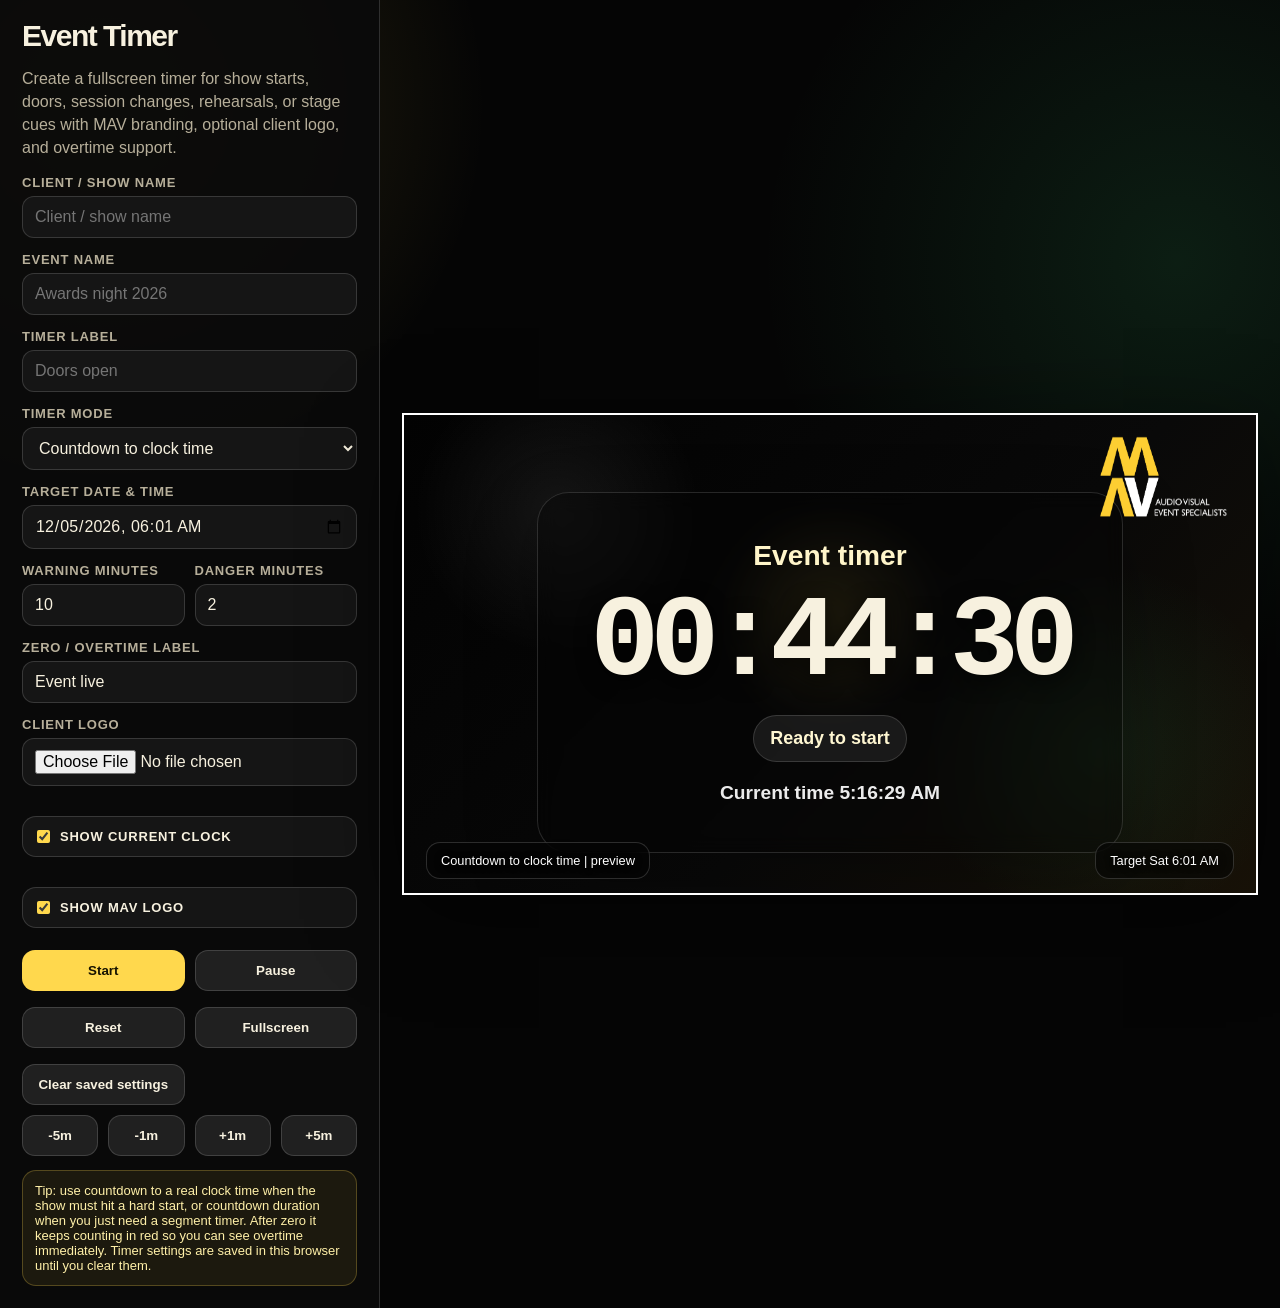
<file: web/event-timer.html>
<!doctype html>
<html lang="en">
<head>
  <meta charset="utf-8">
  <meta name="viewport" content="width=device-width, initial-scale=1">
  <title>MAV Tech Assist Event Timer</title>
  <style>
    :root {
      --bg: #050505;
      --panel: #151515;
      --panel-2: #202020;
      --text: #f7f1df;
      --muted: #b7af9a;
      --brand: #ffd84d;
      --ok: #3fd079;
      --warn: #ffbd4a;
      --bad: #ff5c5c;
      --line: rgba(255, 255, 255, 0.15);
    }

    * {
      box-sizing: border-box;
    }

    body {
      margin: 0;
      min-height: 100vh;
      color: var(--text);
      background:
        radial-gradient(circle at 8% 8%, rgba(255, 216, 77, 0.16), transparent 24rem),
        radial-gradient(circle at 92% 20%, rgba(63, 208, 121, 0.12), transparent 26rem),
        #050505;
      font-family: Aptos, Segoe UI, Tahoma, sans-serif;
    }

    .app {
      display: grid;
      grid-template-columns: 380px minmax(0, 1fr);
      min-height: 100vh;
    }

    aside {
      padding: 22px;
      background: rgba(10, 10, 10, 0.92);
      border-right: 1px solid var(--line);
      overflow: auto;
    }

    main {
      min-width: 0;
      padding: 22px;
      display: grid;
      place-items: center;
    }

    h1 {
      margin: 0 0 8px;
      font-size: 30px;
      line-height: 0.95;
      letter-spacing: -0.05em;
    }

    p {
      color: var(--muted);
      line-height: 1.45;
    }

    label {
      display: block;
      margin: 14px 0 6px;
      color: var(--muted);
      font-size: 13px;
      font-weight: 700;
      text-transform: uppercase;
      letter-spacing: 0.06em;
    }

    input,
    select {
      width: 100%;
      border: 1px solid var(--line);
      border-radius: 12px;
      padding: 11px 12px;
      color: var(--text);
      background: var(--panel);
      font: inherit;
    }

    input[type="checkbox"] {
      width: auto;
      margin: 0;
      accent-color: var(--brand);
    }

    .row {
      display: grid;
      grid-template-columns: 1fr 1fr;
      gap: 10px;
    }

    .row.thirds {
      grid-template-columns: repeat(3, 1fr);
    }

    .toggles {
      display: grid;
      gap: 10px;
      margin-top: 16px;
    }

    .toggle {
      display: flex;
      align-items: center;
      gap: 10px;
      padding: 12px 14px;
      border-radius: 14px;
      border: 1px solid var(--line);
      background: var(--panel);
      color: var(--text);
    }

    .button-row,
    .adjust-row {
      display: grid;
      grid-template-columns: repeat(2, 1fr);
      gap: 10px;
      margin-top: 16px;
    }

    .adjust-row {
      grid-template-columns: repeat(4, 1fr);
      margin-top: 10px;
    }

    button {
      border: 0;
      border-radius: 13px;
      padding: 12px 14px;
      color: #171300;
      background: var(--brand);
      font-weight: 900;
      cursor: pointer;
    }

    button.secondary {
      color: var(--text);
      background: var(--panel-2);
      border: 1px solid var(--line);
    }

    .hint {
      margin-top: 14px;
      padding: 12px;
      border-radius: 14px;
      background: rgba(255, 216, 77, 0.08);
      border: 1px solid rgba(255, 216, 77, 0.25);
      color: #fff0a8;
      font-size: 13px;
    }

    .stage-shell {
      width: min(100%, 1580px);
    }

    .stage {
      position: relative;
      width: 100%;
      aspect-ratio: 16 / 9;
      overflow: hidden;
      border: 2px solid #ffffff;
      background:
        radial-gradient(circle at 50% 42%, rgba(255, 216, 77, 0.15), transparent 22%),
        radial-gradient(circle at 18% 20%, rgba(255, 255, 255, 0.07), transparent 18%),
        radial-gradient(circle at 82% 70%, rgba(63, 208, 121, 0.09), transparent 24%),
        linear-gradient(135deg, #020202, #090909 58%, #171107);
      box-shadow: 0 24px 90px rgba(0, 0, 0, 0.48);
    }

    .stage.fullscreen {
      width: 100vw;
      height: 100vh;
      aspect-ratio: auto;
      border: 0;
    }

    .meta {
      position: absolute;
      z-index: 4;
      top: 0;
      left: 0;
      right: 0;
      display: grid;
      grid-template-columns: 1fr auto;
      gap: 16px;
      align-items: start;
      padding: 20px 24px;
      pointer-events: none;
    }

    .info-stack {
      display: flex;
      flex-direction: column;
      align-items: flex-start;
      gap: 8px;
    }

    .info-chip {
      display: none;
      max-width: min(64vw, 980px);
      padding: 10px 14px;
      border-radius: 14px;
      border: 1px solid rgba(255, 255, 255, 0.16);
      background: rgba(5, 5, 5, 0.58);
      backdrop-filter: blur(10px);
      color: #fff;
      font-size: clamp(14px, 1.25vw, 24px);
      line-height: 1.2;
      text-shadow: 0 1px 5px rgba(0, 0, 0, 0.85);
    }

    .info-chip.show {
      display: block;
    }

    .logos {
      display: flex;
      align-items: center;
      justify-content: flex-end;
      flex-wrap: wrap;
      gap: 18px;
      min-height: 70px;
    }

    .mav-logo {
      max-width: 220px;
      max-height: 84px;
      object-fit: contain;
    }

    .mav-logo.hidden {
      display: none;
    }

    .client-logo {
      display: none;
      max-width: 210px;
      max-height: 80px;
      object-fit: contain;
      background: rgba(255, 255, 255, 0.08);
      border-radius: 10px;
      padding: 8px;
    }

    .center {
      position: absolute;
      inset: 0;
      z-index: 2;
      display: grid;
      place-items: center;
      padding: clamp(32px, 6vw, 96px);
    }

    .timer-card {
      width: min(84%, 1220px);
      display: grid;
      justify-items: center;
      gap: clamp(12px, 2vw, 20px);
      padding: clamp(22px, 4vw, 48px);
      border-radius: 32px;
      border: 1px solid rgba(255, 255, 255, 0.14);
      background: rgba(5, 5, 5, 0.38);
      backdrop-filter: blur(10px);
      text-align: center;
      box-shadow: 0 26px 70px rgba(0, 0, 0, 0.28);
    }

    .timer-label {
      color: #fff5c9;
      font-size: clamp(22px, 2.2vw, 42px);
      line-height: 1.08;
      font-weight: 800;
      text-wrap: balance;
    }

    .time-readout {
      font-family: Aptos Mono, Consolas, Menlo, monospace;
      font-size: clamp(62px, 9vw, 180px);
      line-height: 0.9;
      font-weight: 900;
      letter-spacing: -0.08em;
      text-shadow: 0 6px 20px rgba(0, 0, 0, 0.55);
    }

    .time-readout.warning {
      color: var(--warn);
    }

    .time-readout.danger,
    .time-readout.overtime {
      color: var(--bad);
    }

    .status-pill {
      padding: 12px 16px;
      border-radius: 999px;
      border: 1px solid rgba(255, 255, 255, 0.14);
      background: rgba(255, 255, 255, 0.08);
      color: #fff;
      font-size: clamp(14px, 1.4vw, 26px);
      font-weight: 800;
      text-wrap: balance;
    }

    .status-pill.ready {
      color: #fff7d2;
    }

    .status-pill.running {
      color: var(--ok);
    }

    .status-pill.paused {
      color: var(--warn);
    }

    .status-pill.overtime {
      color: var(--bad);
    }

    .live-clock {
      display: none;
      color: #fff;
      font-size: clamp(16px, 1.5vw, 28px);
      font-weight: 700;
      opacity: 0.92;
    }

    .live-clock.show {
      display: block;
    }

    .footer {
      position: absolute;
      z-index: 4;
      left: 0;
      right: 0;
      bottom: 0;
      display: flex;
      justify-content: space-between;
      gap: 18px;
      padding: 14px 22px;
      color: #fff;
      font-size: clamp(12px, 1vw, 20px);
      text-shadow: 0 1px 7px rgba(0, 0, 0, 0.95);
      pointer-events: none;
    }

    .footer > span {
      padding: 10px 14px;
      border-radius: 14px;
      border: 1px solid rgba(255, 255, 255, 0.16);
      background: rgba(5, 5, 5, 0.58);
      backdrop-filter: blur(10px);
    }

    .mode-rows .countdown-target-row,
    .mode-rows .duration-row {
      display: none;
    }

    .mode-rows.target .countdown-target-row,
    .mode-rows.duration .duration-row {
      display: grid;
    }

    @media (max-width: 960px) {
      .app {
        grid-template-columns: 1fr;
      }

      aside {
        border-right: 0;
        border-bottom: 1px solid var(--line);
      }

      .button-row,
      .adjust-row,
      .row,
      .row.thirds {
        grid-template-columns: 1fr;
      }

      .timer-card {
        width: min(94%, 1220px);
      }
    }

    @media (display-mode: fullscreen) {
      aside {
        display: none;
      }
    }
  </style>
</head>
<body>
  <div class="app">
    <aside>
      <h1>Event Timer</h1>
      <p>Create a fullscreen timer for show starts, doors, session changes, rehearsals, or stage cues with MAV branding, optional client logo, and overtime support.</p>

      <label for="clientName">Client / show name</label>
      <input id="clientName" placeholder="Client / show name">

      <label for="eventName">Event name</label>
      <input id="eventName" placeholder="Awards night 2026">

      <label for="timerLabel">Timer label</label>
      <input id="timerLabel" placeholder="Doors open">

      <label for="timerMode">Timer mode</label>
      <select id="timerMode">
        <option value="target">Countdown to clock time</option>
        <option value="duration">Countdown duration</option>
        <option value="countup">Count up</option>
      </select>

      <div id="modeRows" class="mode-rows target">
        <div class="countdown-target-row">
          <label for="targetDateTime">Target date & time</label>
          <input id="targetDateTime" type="datetime-local">
        </div>

        <div class="duration-row row thirds">
          <div>
            <label for="durationHours">Hours</label>
            <input id="durationHours" type="number" min="0" value="0">
          </div>
          <div>
            <label for="durationMinutes">Minutes</label>
            <input id="durationMinutes" type="number" min="0" value="45">
          </div>
          <div>
            <label for="durationSeconds">Seconds</label>
            <input id="durationSeconds" type="number" min="0" value="0">
          </div>
        </div>
      </div>

      <div class="row">
        <div>
          <label for="warningMinutes">Warning minutes</label>
          <input id="warningMinutes" type="number" min="0" value="10">
        </div>
        <div>
          <label for="dangerMinutes">Danger minutes</label>
          <input id="dangerMinutes" type="number" min="0" value="2">
        </div>
      </div>

      <label for="zeroLabel">Zero / overtime label</label>
      <input id="zeroLabel" placeholder="Event live" value="Event live">

      <label for="clientLogo">Client logo</label>
      <input id="clientLogo" type="file" accept="image/*">

      <div class="toggles">
        <label class="toggle" for="showClock">
          <input id="showClock" type="checkbox" checked>
          <span>Show current clock</span>
        </label>
        <label class="toggle" for="showMavLogo">
          <input id="showMavLogo" type="checkbox" checked>
          <span>Show MAV logo</span>
        </label>
      </div>

      <div class="button-row">
        <button id="startButton">Start</button>
        <button id="pauseButton" class="secondary">Pause</button>
      </div>

      <div class="button-row">
        <button id="resetButton" class="secondary">Reset</button>
        <button id="fullscreenButton" class="secondary">Fullscreen</button>
      </div>

      <div class="button-row">
        <button id="clearSavedButton" class="secondary">Clear saved settings</button>
        <span></span>
      </div>

      <div class="adjust-row">
        <button id="minusFiveButton" class="secondary">-5m</button>
        <button id="minusOneButton" class="secondary">-1m</button>
        <button id="plusOneButton" class="secondary">+1m</button>
        <button id="plusFiveButton" class="secondary">+5m</button>
      </div>

      <div class="hint">Tip: use countdown to a real clock time when the show must hit a hard start, or countdown duration when you just need a segment timer. After zero it keeps counting in red so you can see overtime immediately. Timer settings are saved in this browser until you clear them.</div>
    </aside>

    <main>
      <div class="stage-shell">
        <section id="stage" class="stage" aria-label="Event timer">
          <div class="meta">
            <div class="info-stack">
              <div id="clientChip" class="info-chip"></div>
              <div id="eventChip" class="info-chip"></div>
            </div>
            <div class="logos">
              <img id="mavLogo" class="mav-logo" alt="MAV logo" src="assets/mav-logo.png">
              <img id="clientLogoPreview" class="client-logo" alt="Client logo">
            </div>
          </div>

          <div class="center">
            <div class="timer-card">
              <div id="timerLabelDisplay" class="timer-label">Doors open</div>
              <div id="timeReadout" class="time-readout">00:45:00</div>
              <div id="statusPill" class="status-pill ready">Ready to start</div>
              <div id="liveClock" class="live-clock show">Current time 12:00:00 PM</div>
            </div>
          </div>

          <div class="footer">
            <span id="footerLeft">Countdown to clock time</span>
            <span id="footerRight">Target 3:00 PM</span>
          </div>
        </section>
      </div>
    </main>
  </div>

  <script>
    const storageKey = 'mav-tech-assist-event-timer';

    const elements = {
      clientName: document.getElementById('clientName'),
      eventName: document.getElementById('eventName'),
      timerLabel: document.getElementById('timerLabel'),
      timerMode: document.getElementById('timerMode'),
      targetDateTime: document.getElementById('targetDateTime'),
      durationHours: document.getElementById('durationHours'),
      durationMinutes: document.getElementById('durationMinutes'),
      durationSeconds: document.getElementById('durationSeconds'),
      warningMinutes: document.getElementById('warningMinutes'),
      dangerMinutes: document.getElementById('dangerMinutes'),
      zeroLabel: document.getElementById('zeroLabel'),
      clientLogo: document.getElementById('clientLogo'),
      clientLogoPreview: document.getElementById('clientLogoPreview'),
      showClock: document.getElementById('showClock'),
      showMavLogo: document.getElementById('showMavLogo'),
      modeRows: document.getElementById('modeRows'),
      startButton: document.getElementById('startButton'),
      pauseButton: document.getElementById('pauseButton'),
      resetButton: document.getElementById('resetButton'),
      fullscreenButton: document.getElementById('fullscreenButton'),
      clearSavedButton: document.getElementById('clearSavedButton'),
      minusFiveButton: document.getElementById('minusFiveButton'),
      minusOneButton: document.getElementById('minusOneButton'),
      plusOneButton: document.getElementById('plusOneButton'),
      plusFiveButton: document.getElementById('plusFiveButton'),
      mavLogo: document.getElementById('mavLogo'),
      clientChip: document.getElementById('clientChip'),
      eventChip: document.getElementById('eventChip'),
      timerLabelDisplay: document.getElementById('timerLabelDisplay'),
      timeReadout: document.getElementById('timeReadout'),
      statusPill: document.getElementById('statusPill'),
      liveClock: document.getElementById('liveClock'),
      footerLeft: document.getElementById('footerLeft'),
      footerRight: document.getElementById('footerRight'),
      stage: document.getElementById('stage')
    };

    const state = {
      intervalId: null,
      running: false,
      paused: false,
      mode: 'target',
      liveTargetMs: null,
      liveStartMs: null,
      pausedRemainingMs: null,
      pausedElapsedMs: 0
    };

    function readNumber(input, fallback) {
      const value = Number.parseInt(input.value, 10);
      return Number.isFinite(value) && value >= 0 ? value : fallback;
    }

    function formatDateTimeLocal(date) {
      const pad = value => String(value).padStart(2, '0');
      return `${date.getFullYear()}-${pad(date.getMonth() + 1)}-${pad(date.getDate())}T${pad(date.getHours())}:${pad(date.getMinutes())}`;
    }

    function ensureDefaultTarget() {
      if (elements.targetDateTime.value) return;
      const defaultDate = new Date(Date.now() + (45 * 60 * 1000));
      elements.targetDateTime.value = formatDateTimeLocal(defaultDate);
    }

    function saveSettings() {
      const payload = {
        clientName: elements.clientName.value,
        eventName: elements.eventName.value,
        timerLabel: elements.timerLabel.value,
        timerMode: elements.timerMode.value,
        targetDateTime: elements.targetDateTime.value,
        durationHours: elements.durationHours.value,
        durationMinutes: elements.durationMinutes.value,
        durationSeconds: elements.durationSeconds.value,
        warningMinutes: elements.warningMinutes.value,
        dangerMinutes: elements.dangerMinutes.value,
        zeroLabel: elements.zeroLabel.value,
        showClock: elements.showClock.checked,
        showMavLogo: elements.showMavLogo.checked
      };

      window.localStorage.setItem(storageKey, JSON.stringify(payload));
    }

    function loadSettings() {
      try {
        const raw = window.localStorage.getItem(storageKey);
        if (!raw) return;
        const payload = JSON.parse(raw);

        for (const [key, value] of Object.entries(payload)) {
          if (!(key in elements)) continue;
          if (typeof elements[key].checked === 'boolean') {
            elements[key].checked = Boolean(value);
          }
          else if (value !== null && value !== undefined) {
            elements[key].value = value;
          }
        }
      }
      catch (error) {
        console.warn('Could not restore timer settings', error);
      }
    }

    function updateChip(element, value) {
      if (!value) {
        element.textContent = '';
        element.classList.remove('show');
        return;
      }

      element.textContent = value;
      element.classList.add('show');
    }

    function readDurationMs() {
      const hours = readNumber(elements.durationHours, 0);
      const minutes = readNumber(elements.durationMinutes, 0);
      const seconds = readNumber(elements.durationSeconds, 0);
      return (((hours * 60) + minutes) * 60 + seconds) * 1000;
    }

    function setDurationFromMs(valueMs) {
      const totalSeconds = Math.max(0, Math.round(valueMs / 1000));
      const hours = Math.floor(totalSeconds / 3600);
      const minutes = Math.floor((totalSeconds % 3600) / 60);
      const seconds = totalSeconds % 60;

      elements.durationHours.value = hours;
      elements.durationMinutes.value = minutes;
      elements.durationSeconds.value = seconds;
    }

    function formatDisplayDuration(valueMs, prefixSign = false) {
      const sign = valueMs < 0 ? '-' : (prefixSign && valueMs > 0 ? '+' : '');
      const absoluteMs = Math.abs(valueMs);
      const totalSeconds = Math.floor(absoluteMs / 1000);
      const hours = Math.floor(totalSeconds / 3600);
      const minutes = Math.floor((totalSeconds % 3600) / 60);
      const seconds = totalSeconds % 60;
      const hourText = String(hours).padStart(2, '0');
      const minuteText = String(minutes).padStart(2, '0');
      const secondText = String(seconds).padStart(2, '0');
      return `${sign}${hourText}:${minuteText}:${secondText}`;
    }

    function formatClock(date) {
      return new Intl.DateTimeFormat([], {
        hour: 'numeric',
        minute: '2-digit',
        second: '2-digit'
      }).format(date);
    }

    function formatTargetLabel(timestamp) {
      if (!Number.isFinite(timestamp)) return 'No target set';

      return new Intl.DateTimeFormat([], {
        weekday: 'short',
        hour: 'numeric',
        minute: '2-digit'
      }).format(new Date(timestamp));
    }

    function updateModeVisibility() {
      const mode = elements.timerMode.value;
      elements.modeRows.className = `mode-rows ${mode}`;
    }

    function clearTimerLoop() {
      if (state.intervalId) {
        window.clearInterval(state.intervalId);
        state.intervalId = null;
      }
    }

    function startTimerLoop() {
      clearTimerLoop();
      state.intervalId = window.setInterval(render, 250);
    }

    function currentTargetMs() {
      const value = new Date(elements.targetDateTime.value).getTime();
      return Number.isFinite(value) ? value : null;
    }

    function adjustCountdownByMinutes(minutes) {
      const deltaMs = minutes * 60 * 1000;
      const mode = elements.timerMode.value;

      if (mode === 'countup') {
        return;
      }

      if (mode === 'duration') {
        const nextMs = Math.max(0, readDurationMs() + deltaMs);
        setDurationFromMs(nextMs);
        if (state.running && !state.paused) {
          state.liveTargetMs += deltaMs;
        }
        if (state.paused && Number.isFinite(state.pausedRemainingMs)) {
          state.pausedRemainingMs = Math.max(0, state.pausedRemainingMs + deltaMs);
        }
      }
      else {
        const baseTarget = currentTargetMs() || Date.now();
        const nextTarget = new Date(baseTarget + deltaMs);
        elements.targetDateTime.value = formatDateTimeLocal(nextTarget);
        if (state.running && !state.paused) {
          state.liveTargetMs += deltaMs;
        }
        if (state.paused && Number.isFinite(state.pausedRemainingMs)) {
          state.pausedRemainingMs += deltaMs;
        }
      }

      saveSettings();
      render();
    }

    function startTimer() {
      const mode = elements.timerMode.value;
      state.mode = mode;
      state.running = true;
      state.paused = false;
      state.pausedRemainingMs = null;
      state.pausedElapsedMs = 0;

      if (mode === 'target') {
        const targetMs = currentTargetMs();
        state.liveTargetMs = Number.isFinite(targetMs) ? targetMs : Date.now();
        state.liveStartMs = null;
      }
      else if (mode === 'duration') {
        state.liveTargetMs = Date.now() + readDurationMs();
        state.liveStartMs = null;
      }
      else {
        state.liveStartMs = Date.now();
        state.liveTargetMs = null;
      }

      startTimerLoop();
      render();
    }

    function pauseOrResumeTimer() {
      if (!state.running) {
        startTimer();
        return;
      }

      if (!state.paused) {
        const now = Date.now();

        if (state.mode === 'countup') {
          state.pausedElapsedMs = Math.max(0, now - state.liveStartMs);
        }
        else {
          state.pausedRemainingMs = state.liveTargetMs - now;
        }

        state.paused = true;
        clearTimerLoop();
        render();
        return;
      }

      const now = Date.now();
      if (state.mode === 'countup') {
        state.liveStartMs = now - state.pausedElapsedMs;
      }
      else {
        state.liveTargetMs = now + state.pausedRemainingMs;
      }

      state.paused = false;
      startTimerLoop();
      render();
    }

    function resetTimer() {
      clearTimerLoop();
      state.running = false;
      state.paused = false;
      state.mode = elements.timerMode.value;
      state.liveTargetMs = null;
      state.liveStartMs = null;
      state.pausedRemainingMs = null;
      state.pausedElapsedMs = 0;
      render();
    }

    function clearSavedSettings() {
      window.localStorage.removeItem(storageKey);
      elements.clientName.value = '';
      elements.eventName.value = '';
      elements.timerLabel.value = '';
      elements.timerMode.value = 'target';
      elements.targetDateTime.value = '';
      elements.durationHours.value = '0';
      elements.durationMinutes.value = '45';
      elements.durationSeconds.value = '0';
      elements.warningMinutes.value = '10';
      elements.dangerMinutes.value = '2';
      elements.zeroLabel.value = 'Event live';
      elements.showClock.checked = true;
      elements.showMavLogo.checked = true;
      elements.clientLogo.value = '';
      elements.clientLogoPreview.style.display = 'none';
      elements.clientLogoPreview.removeAttribute('src');
      ensureDefaultTarget();
      resetTimer();
    }

    function updateLogo(event) {
      const file = event.target.files && event.target.files[0];
      if (!file) {
        elements.clientLogoPreview.style.display = 'none';
        elements.clientLogoPreview.removeAttribute('src');
        return;
      }

      const objectUrl = URL.createObjectURL(file);
      elements.clientLogoPreview.src = objectUrl;
      elements.clientLogoPreview.style.display = 'block';
    }

    function render() {
      const mode = elements.timerMode.value;
      const now = new Date();
      const clientName = elements.clientName.value.trim();
      const eventName = elements.eventName.value.trim();
      const timerLabel = elements.timerLabel.value.trim() || 'Event timer';
      const zeroLabel = elements.zeroLabel.value.trim() || 'Event live';
      const warningMs = readNumber(elements.warningMinutes, 10) * 60 * 1000;
      const dangerMs = readNumber(elements.dangerMinutes, 2) * 60 * 1000;
      let statusClass = 'ready';
      let statusText = 'Ready to start';
      let footerRight = '';
      let displayMs = 0;
      let readoutClass = 'time-readout';

      updateModeVisibility();
      saveSettings();

      elements.timerLabelDisplay.textContent = timerLabel;
      updateChip(elements.clientChip, clientName);
      updateChip(elements.eventChip, eventName);

      elements.mavLogo.classList.toggle('hidden', !elements.showMavLogo.checked);
      elements.liveClock.classList.toggle('show', elements.showClock.checked);
      elements.liveClock.textContent = `Current time ${formatClock(now)}`;

      if (mode === 'countup') {
        if (state.running) {
          displayMs = state.paused ? state.pausedElapsedMs : Math.max(0, Date.now() - state.liveStartMs);
          statusClass = state.paused ? 'paused' : 'running';
          statusText = state.paused ? 'Paused' : zeroLabel;
        }
        else {
          displayMs = 0;
        }

        footerRight = 'Count up timer';
      }
      else if (mode === 'duration') {
        if (state.running) {
          const remainingMs = state.paused ? state.pausedRemainingMs : state.liveTargetMs - Date.now();
          if (remainingMs < 0) {
            displayMs = Math.abs(remainingMs);
            statusClass = 'overtime';
            statusText = `${zeroLabel} | Overtime`;
            readoutClass = 'time-readout overtime';
          }
          else {
            displayMs = remainingMs;
            if (state.paused) {
              statusClass = 'paused';
              statusText = 'Paused';
            }
            else if (remainingMs <= dangerMs) {
              statusClass = 'running';
              statusText = 'Danger window';
              readoutClass = 'time-readout danger';
            }
            else if (remainingMs <= warningMs) {
              statusClass = 'running';
              statusText = 'Warning window';
              readoutClass = 'time-readout warning';
            }
            else {
              statusClass = 'running';
              statusText = 'Running';
            }
          }
        }
        else {
          displayMs = readDurationMs();
        }

        footerRight = `Preset ${formatDisplayDuration(readDurationMs())}`;
      }
      else {
        const previewTarget = currentTargetMs();

        if (state.running) {
          const remainingMs = state.paused ? state.pausedRemainingMs : state.liveTargetMs - Date.now();
          if (remainingMs < 0) {
            displayMs = Math.abs(remainingMs);
            statusClass = 'overtime';
            statusText = `${zeroLabel} | Overtime`;
            readoutClass = 'time-readout overtime';
          }
          else {
            displayMs = remainingMs;
            if (state.paused) {
              statusClass = 'paused';
              statusText = 'Paused';
            }
            else if (remainingMs <= dangerMs) {
              statusClass = 'running';
              statusText = 'Danger window';
              readoutClass = 'time-readout danger';
            }
            else if (remainingMs <= warningMs) {
              statusClass = 'running';
              statusText = 'Warning window';
              readoutClass = 'time-readout warning';
            }
            else {
              statusClass = 'running';
              statusText = 'Running';
            }
          }
        }
        else if (Number.isFinite(previewTarget)) {
          displayMs = Math.max(0, previewTarget - Date.now());
        }

        footerRight = Number.isFinite(previewTarget) ? `Target ${formatTargetLabel(previewTarget)}` : 'No target set';
      }

      elements.timeReadout.className = readoutClass;
      elements.timeReadout.textContent = formatDisplayDuration(displayMs, statusClass === 'overtime');
      elements.statusPill.className = `status-pill ${statusClass}`;
      elements.statusPill.textContent = statusText;

      const modeLabel = mode === 'target'
        ? 'Countdown to clock time'
        : mode === 'duration'
          ? 'Countdown duration'
          : 'Count up';

      elements.footerLeft.textContent = `${modeLabel}${state.running ? state.paused ? ' | paused' : ' | live' : ' | preview'}`;
      elements.footerRight.textContent = footerRight;
      elements.pauseButton.textContent = state.paused ? 'Resume' : 'Pause';
    }

    async function fullscreen() {
      if (document.fullscreenElement) {
        await document.exitFullscreen();
        return;
      }

      if (elements.stage.requestFullscreen) {
        await elements.stage.requestFullscreen();
      }
    }

    function bindEvents() {
      for (const input of document.querySelectorAll('input, select')) {
        if (input === elements.clientLogo) continue;
        input.addEventListener('input', render);
        input.addEventListener('change', render);
      }

      elements.clientLogo.addEventListener('change', event => {
        updateLogo(event);
        render();
      });

      elements.startButton.addEventListener('click', startTimer);
      elements.pauseButton.addEventListener('click', pauseOrResumeTimer);
      elements.resetButton.addEventListener('click', resetTimer);
      elements.fullscreenButton.addEventListener('click', fullscreen);
      elements.clearSavedButton.addEventListener('click', clearSavedSettings);
      elements.minusFiveButton.addEventListener('click', () => adjustCountdownByMinutes(-5));
      elements.minusOneButton.addEventListener('click', () => adjustCountdownByMinutes(-1));
      elements.plusOneButton.addEventListener('click', () => adjustCountdownByMinutes(1));
      elements.plusFiveButton.addEventListener('click', () => adjustCountdownByMinutes(5));
    }

    loadSettings();
    ensureDefaultTarget();
    bindEvents();
    render();
  </script>
</body>
</html>
</file>
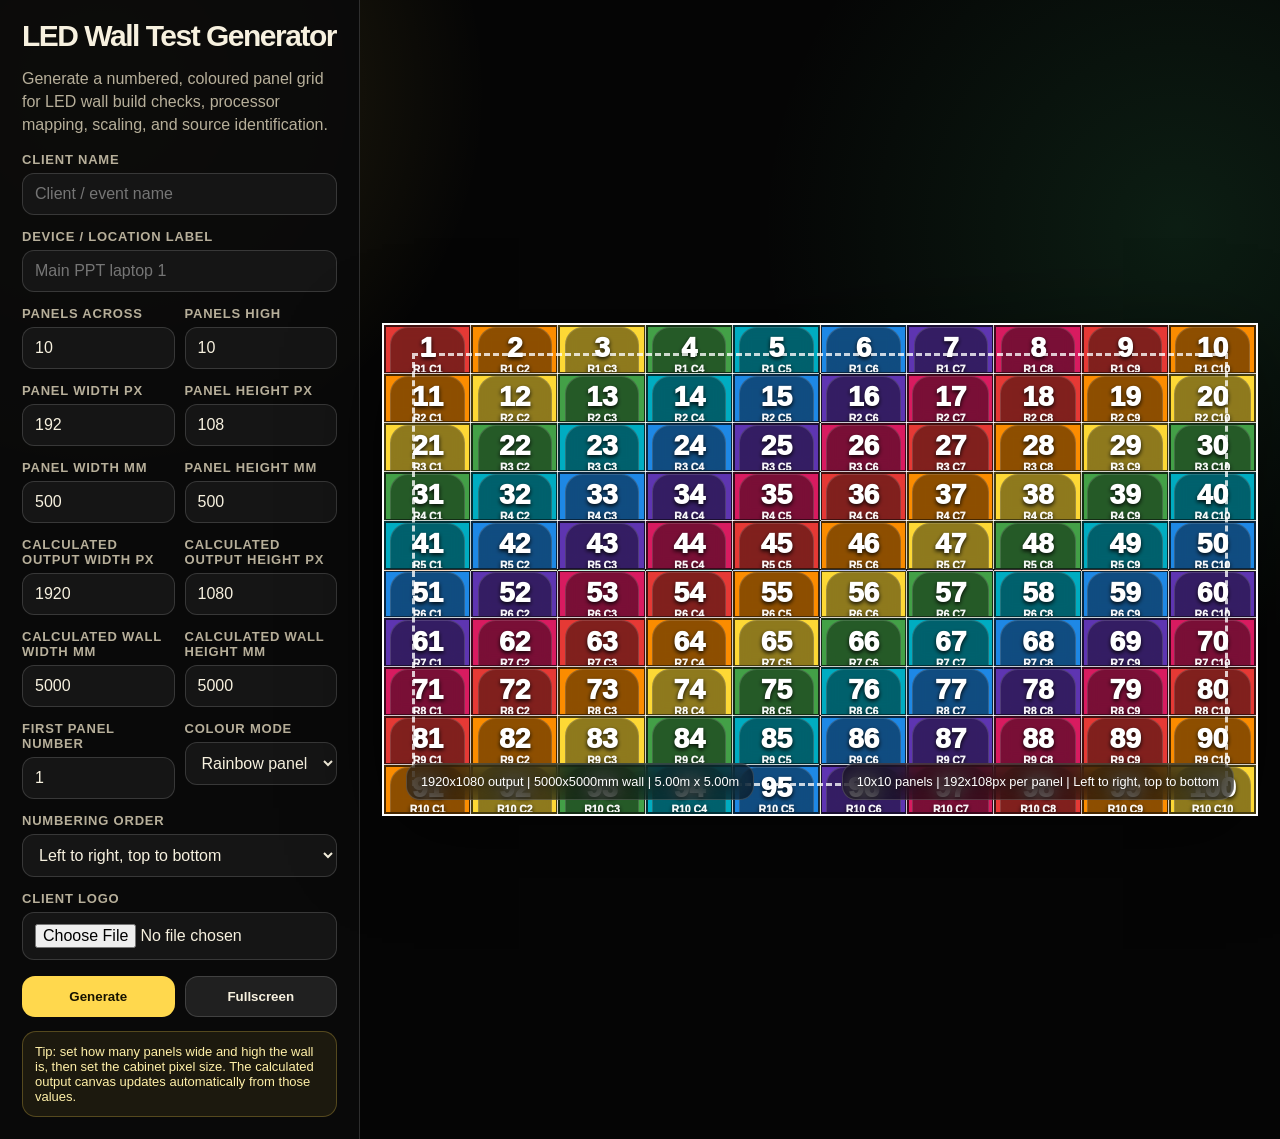
<file: web/led-wall-test-generator.html>
<!doctype html>
<html lang="en">
<head>
  <meta charset="utf-8">
  <meta name="viewport" content="width=device-width, initial-scale=1">
  <title>MAV Tech Assist LED Wall Test Generator</title>
  <style>
    :root {
      --bg: #050505;
      --panel: #151515;
      --panel-2: #202020;
      --text: #f7f1df;
      --muted: #b7af9a;
      --brand: #ffd84d;
      --danger: #ff5c5c;
      --ok: #3fd079;
      --line: rgba(255, 255, 255, 0.15);
    }

    * {
      box-sizing: border-box;
    }

    body {
      margin: 0;
      min-height: 100vh;
      color: var(--text);
      background:
        radial-gradient(circle at 8% 8%, rgba(255, 216, 77, 0.16), transparent 24rem),
        radial-gradient(circle at 92% 20%, rgba(63, 208, 121, 0.12), transparent 26rem),
        #050505;
      font-family: Aptos, Segoe UI, Tahoma, sans-serif;
    }

    .app {
      display: grid;
      grid-template-columns: 360px minmax(0, 1fr);
      min-height: 100vh;
    }

    aside {
      padding: 22px;
      background: rgba(10, 10, 10, 0.92);
      border-right: 1px solid var(--line);
      overflow: auto;
    }

    main {
      min-width: 0;
      padding: 22px;
      display: grid;
      place-items: center;
    }

    h1 {
      margin: 0 0 8px;
      font-size: 30px;
      line-height: 0.95;
      letter-spacing: -0.05em;
    }

    p {
      color: var(--muted);
      line-height: 1.45;
    }

    label {
      display: block;
      margin: 14px 0 6px;
      color: var(--muted);
      font-size: 13px;
      font-weight: 700;
      text-transform: uppercase;
      letter-spacing: 0.06em;
    }

    input,
    select {
      width: 100%;
      border: 1px solid var(--line);
      border-radius: 12px;
      padding: 11px 12px;
      color: var(--text);
      background: var(--panel);
      font: inherit;
    }

    .row {
      display: grid;
      grid-template-columns: 1fr 1fr;
      gap: 10px;
    }

    .button-row {
      display: grid;
      grid-template-columns: 1fr 1fr;
      gap: 10px;
      margin-top: 16px;
    }

    button {
      border: 0;
      border-radius: 13px;
      padding: 12px 14px;
      color: #171300;
      background: var(--brand);
      font-weight: 900;
      cursor: pointer;
    }

    button.secondary {
      color: var(--text);
      background: var(--panel-2);
      border: 1px solid var(--line);
    }

    .hint {
      margin-top: 14px;
      padding: 12px;
      border-radius: 14px;
      background: rgba(255, 216, 77, 0.08);
      border: 1px solid rgba(255, 216, 77, 0.25);
      color: #fff0a8;
      font-size: 13px;
    }

    .warning {
      display: none;
      margin-top: 10px;
      padding: 12px;
      border-radius: 14px;
      background: rgba(255, 92, 92, 0.12);
      border: 1px solid rgba(255, 92, 92, 0.32);
      color: #ffd6d6;
      font-size: 13px;
    }

    .warning.show {
      display: block;
    }

    .stage-shell {
      width: min(100%, 1500px);
    }

    .stage {
      position: relative;
      width: 100%;
      aspect-ratio: 16 / 9;
      overflow: hidden;
      border: 2px solid #ffffff;
      background: #000;
      box-shadow: 0 24px 90px rgba(0, 0, 0, 0.48);
    }

    .stage.fullscreen {
      width: 100vw;
      height: 100vh;
      aspect-ratio: auto;
      border: 0;
    }

    .meta {
      position: absolute;
      z-index: 4;
      top: 0;
      left: 0;
      right: 0;
      display: grid;
      grid-template-columns: 1fr auto;
      gap: 16px;
      align-items: center;
      padding: 18px 22px;
      pointer-events: none;
    }

    .info-stack {
      display: flex;
      flex-direction: column;
      align-items: flex-start;
      gap: 8px;
    }

    .info-chip {
      display: none;
      max-width: min(60vw, 960px);
      padding: 10px 14px;
      border-radius: 14px;
      border: 1px solid rgba(255, 255, 255, 0.16);
      background: rgba(5, 5, 5, 0.58);
      backdrop-filter: blur(10px);
      color: #fff;
      font-size: clamp(14px, 1.3vw, 24px);
      line-height: 1.2;
      text-shadow: 0 1px 5px rgba(0, 0, 0, 0.85);
    }

    .info-chip.show {
      display: block;
    }

    .logos {
      display: flex;
      align-items: center;
      justify-content: flex-end;
      flex-wrap: wrap;
      gap: 18px;
      min-height: 70px;
    }

    .mav-logo {
      max-width: 210px;
      max-height: 80px;
      object-fit: contain;
      transform: translateX(clamp(140px, 12vw, 210px));
    }

    .client-logo {
      display: none;
      max-width: 210px;
      max-height: 80px;
      object-fit: contain;
      background: rgba(255, 255, 255, 0.08);
      border-radius: 10px;
      padding: 8px;
    }

    .grid {
      position: absolute;
      inset: 0;
      display: grid;
      z-index: 1;
    }

    .panel {
      position: relative;
      display: grid;
      place-items: center;
      min-width: 0;
      min-height: 0;
      border: 2px solid rgba(0, 0, 0, 0.72);
      outline: 1px solid rgba(255, 255, 255, 0.78);
      color: #fff;
      font-weight: 950;
      text-align: center;
      text-shadow: 0 2px 4px rgba(0, 0, 0, 0.9);
      overflow: hidden;
    }

    .panel-copy {
      padding: 0.45em 0.6em;
      border-radius: 18px;
      background: rgba(0, 0, 0, 0.44);
      border: 1px solid rgba(255, 255, 255, 0.14);
      backdrop-filter: blur(6px);
    }

    .panel.partial {
      box-shadow: inset 0 0 0 8px rgba(255, 92, 92, 0.7);
    }

    .panel-index {
      font-size: clamp(16px, 2.2vw, 72px);
      line-height: 0.9;
    }

    .panel-detail {
      margin-top: 0.35em;
      font-size: clamp(8px, 0.82vw, 22px);
      opacity: 0.95;
      line-height: 1.18;
    }

    .pixel-border {
      position: absolute;
      inset: 28px;
      border: 3px dashed rgba(255, 255, 255, 0.78);
      pointer-events: none;
      z-index: 3;
    }

    .center-cross {
      position: absolute;
      inset: 0;
      z-index: 2;
      pointer-events: none;
      background:
        linear-gradient(90deg, transparent calc(50% - 1px), #fff calc(50% - 1px), #fff calc(50% + 1px), transparent calc(50% + 1px)),
        linear-gradient(0deg, transparent calc(50% - 1px), #fff calc(50% - 1px), #fff calc(50% + 1px), transparent calc(50% + 1px));
      mix-blend-mode: difference;
    }

    .footer {
      position: absolute;
      z-index: 4;
      left: 0;
      right: 0;
      bottom: 0;
      display: flex;
      justify-content: space-between;
      gap: 18px;
      padding: 14px 22px;
      color: #fff;
      font-size: clamp(12px, 1vw, 20px);
      text-shadow: 0 1px 7px rgba(0, 0, 0, 0.95);
      pointer-events: none;
    }

    .footer > span {
      padding: 10px 14px;
      border-radius: 14px;
      border: 1px solid rgba(255, 255, 255, 0.16);
      background: rgba(5, 5, 5, 0.58);
      backdrop-filter: blur(10px);
    }

    @media (max-width: 900px) {
      .app {
        grid-template-columns: 1fr;
      }

      aside {
        border-right: 0;
        border-bottom: 1px solid var(--line);
      }
    }

    @media (display-mode: fullscreen) {
      aside {
        display: none;
      }
    }
  </style>
</head>
<body>
  <div class="app">
    <aside>
      <h1>LED Wall Test Generator</h1>
      <p>Generate a numbered, coloured panel grid for LED wall build checks, processor mapping, scaling, and source identification.</p>

      <label for="clientName">Client name</label>
      <input id="clientName" placeholder="Client / event name">

      <label for="deviceName">Device / location label</label>
      <input id="deviceName" placeholder="Main PPT laptop 1">

      <div class="row">
        <div>
          <label for="panelColumns">Panels across</label>
          <input id="panelColumns" type="number" min="1" value="10">
        </div>
        <div>
          <label for="panelRows">Panels high</label>
          <input id="panelRows" type="number" min="1" value="10">
        </div>
      </div>

      <div class="row">
        <div>
          <label for="panelWidth">Panel width px</label>
          <input id="panelWidth" type="number" min="1" value="192">
        </div>
        <div>
          <label for="panelHeight">Panel height px</label>
          <input id="panelHeight" type="number" min="1" value="108">
        </div>
      </div>

      <div class="row">
        <div>
          <label for="panelWidthMm">Panel width mm</label>
          <input id="panelWidthMm" type="number" min="1" value="500">
        </div>
        <div>
          <label for="panelHeightMm">Panel height mm</label>
          <input id="panelHeightMm" type="number" min="1" value="500">
        </div>
      </div>

      <div class="row">
        <div>
          <label for="outputWidth">Calculated output width px</label>
          <input id="outputWidth" type="number" min="1" value="1920" readonly>
        </div>
        <div>
          <label for="outputHeight">Calculated output height px</label>
          <input id="outputHeight" type="number" min="1" value="1080" readonly>
        </div>
      </div>

      <div class="row">
        <div>
          <label for="wallWidthMm">Calculated wall width mm</label>
          <input id="wallWidthMm" type="number" min="1" value="5000" readonly>
        </div>
        <div>
          <label for="wallHeightMm">Calculated wall height mm</label>
          <input id="wallHeightMm" type="number" min="1" value="5000" readonly>
        </div>
      </div>

      <div class="row">
        <div>
          <label for="numberStart">First panel number</label>
          <input id="numberStart" type="number" value="1">
        </div>
        <div>
          <label for="patternMode">Colour mode</label>
          <select id="patternMode">
            <option value="rainbow">Rainbow panels</option>
            <option value="checker">Checkerboard</option>
            <option value="quadrant">Quadrants</option>
            <option value="calibration">Calibration</option>
          </select>
        </div>
      </div>

      <label for="numberOrder">Numbering order</label>
      <select id="numberOrder">
        <option value="row">Left to right, top to bottom</option>
        <option value="column">Top to bottom, left to right</option>
        <option value="snake">Snake rows</option>
      </select>

      <label for="clientLogo">Client logo</label>
      <input id="clientLogo" type="file" accept="image/*">

      <div class="button-row">
        <button id="generateButton">Generate</button>
        <button id="fullscreenButton" class="secondary">Fullscreen</button>
      </div>

      <div id="warning" class="warning"></div>
      <div class="hint">Tip: set how many panels wide and high the wall is, then set the cabinet pixel size. The calculated output canvas updates automatically from those values.</div>
    </aside>

    <main>
      <div class="stage-shell">
        <section id="stage" class="stage" aria-label="LED wall test pattern">
          <div id="grid" class="grid"></div>
          <div class="center-cross"></div>
          <div class="pixel-border"></div>
          <div class="meta">
            <div class="info-stack">
              <div id="clientChip" class="info-chip"></div>
              <div id="deviceChip" class="info-chip"></div>
            </div>
            <div class="logos">
              <img class="mav-logo" alt="MAV logo" src="assets/mav-logo.png">
              <img id="clientLogoPreview" class="client-logo" alt="Client logo">
            </div>
          </div>
          <div class="footer">
            <span id="footerLeft">1920x1080 output</span>
            <span id="footerRight">192x108 panels</span>
          </div>
        </section>
      </div>
    </main>
  </div>

  <script>
    const elements = {
      clientName: document.getElementById('clientName'),
      deviceName: document.getElementById('deviceName'),
      panelColumns: document.getElementById('panelColumns'),
      panelRows: document.getElementById('panelRows'),
      panelWidth: document.getElementById('panelWidth'),
      panelHeight: document.getElementById('panelHeight'),
      panelWidthMm: document.getElementById('panelWidthMm'),
      panelHeightMm: document.getElementById('panelHeightMm'),
      outputWidth: document.getElementById('outputWidth'),
      outputHeight: document.getElementById('outputHeight'),
      wallWidthMm: document.getElementById('wallWidthMm'),
      wallHeightMm: document.getElementById('wallHeightMm'),
      numberStart: document.getElementById('numberStart'),
      numberOrder: document.getElementById('numberOrder'),
      patternMode: document.getElementById('patternMode'),
      clientLogo: document.getElementById('clientLogo'),
      clientLogoPreview: document.getElementById('clientLogoPreview'),
      generateButton: document.getElementById('generateButton'),
      fullscreenButton: document.getElementById('fullscreenButton'),
      stage: document.getElementById('stage'),
      grid: document.getElementById('grid'),
      clientChip: document.getElementById('clientChip'),
      deviceChip: document.getElementById('deviceChip'),
      footerLeft: document.getElementById('footerLeft'),
      footerRight: document.getElementById('footerRight'),
      warning: document.getElementById('warning')
    };

    const rainbow = [
      '#e53935',
      '#fb8c00',
      '#fdd835',
      '#43a047',
      '#00acc1',
      '#1e88e5',
      '#5e35b1',
      '#d81b60'
    ];

    function readNumber(input, fallback) {
      const value = Number.parseInt(input.value, 10);
      return Number.isFinite(value) && value > 0 ? value : fallback;
    }

    function readMeasurement(input, fallback) {
      const value = Number.parseFloat(input.value);
      return Number.isFinite(value) && value > 0 ? value : fallback;
    }

    function getPanelNumber(row, column, rows, columns, start, mode) {
      if (mode === 'column') {
        return start + (column * rows) + row;
      }

      if (mode === 'snake') {
        const offset = row % 2 === 0 ? column : columns - column - 1;
        return start + (row * columns) + offset;
      }

      return start + (row * columns) + column;
    }

    function getPanelColour(row, column, rows, columns, mode) {
      if (mode === 'checker') {
        return (row + column) % 2 === 0 ? '#f7f1df' : '#111111';
      }

      if (mode === 'quadrant') {
        if (row < rows / 2 && column < columns / 2) return '#e53935';
        if (row < rows / 2 && column >= columns / 2) return '#1e88e5';
        if (row >= rows / 2 && column < columns / 2) return '#43a047';
        return '#fdd835';
      }

      if (mode === 'calibration') {
        const x = columns <= 1 ? 0 : column / (columns - 1);
        const y = rows <= 1 ? 0 : row / (rows - 1);
        const red = Math.round(255 * x);
        const green = Math.round(255 * y);
        const blue = Math.round(255 * (1 - x));
        return `rgb(${red}, ${green}, ${blue})`;
      }

      return rainbow[(row + column) % rainbow.length];
    }

    function updateLogo(event) {
      const file = event.target.files && event.target.files[0];
      if (!file) {
        elements.clientLogoPreview.style.display = 'none';
        elements.clientLogoPreview.removeAttribute('src');
        return;
      }

      elements.clientLogoPreview.src = URL.createObjectURL(file);
      elements.clientLogoPreview.style.display = 'block';
    }

    function updateChip(element, value) {
      if (!value) {
        element.textContent = '';
        element.classList.remove('show');
        return;
      }

      element.textContent = value;
      element.classList.add('show');
    }

    function formatMetres(valueMm) {
      return `${(valueMm / 1000).toFixed(2)}m`;
    }

    function generate() {
      const columns = readNumber(elements.panelColumns, 10);
      const rows = readNumber(elements.panelRows, 10);
      const panelWidth = readNumber(elements.panelWidth, 192);
      const panelHeight = readNumber(elements.panelHeight, 108);
      const panelWidthMm = readMeasurement(elements.panelWidthMm, 500);
      const panelHeightMm = readMeasurement(elements.panelHeightMm, 500);
      const numberStart = Number.parseInt(elements.numberStart.value, 10) || 1;
      const outputWidth = columns * panelWidth;
      const outputHeight = rows * panelHeight;
      const wallWidthMm = columns * panelWidthMm;
      const wallHeightMm = rows * panelHeightMm;
      const mode = elements.patternMode.value;
      const order = elements.numberOrder.value;
      const orderLabel = elements.numberOrder.selectedOptions[0].textContent;
      const client = elements.clientName.value.trim();
      const device = elements.deviceName.value.trim();

      elements.outputWidth.value = outputWidth;
      elements.outputHeight.value = outputHeight;
      elements.wallWidthMm.value = wallWidthMm;
      elements.wallHeightMm.value = wallHeightMm;
      elements.stage.style.aspectRatio = `${outputWidth} / ${outputHeight}`;
      elements.grid.style.gridTemplateColumns = `repeat(${columns}, 1fr)`;
      elements.grid.style.gridTemplateRows = `repeat(${rows}, 1fr)`;
      elements.grid.innerHTML = '';

      for (let row = 0; row < rows; row++) {
        for (let column = 0; column < columns; column++) {
          const panel = document.createElement('div');
          const panelNumber = getPanelNumber(row, column, rows, columns, numberStart, order);
          const x = column * panelWidth;
          const y = row * panelHeight;

          panel.className = 'panel';
          panel.style.background = getPanelColour(row, column, rows, columns, mode);
          panel.innerHTML = `
            <div class="panel-copy">
              <div class="panel-index">${panelNumber}</div>
              <div class="panel-detail">R${row + 1} C${column + 1}</div>
              <div class="panel-detail">${panelWidth}x${panelHeight}px</div>
              <div class="panel-detail">x${x} y${y}</div>
            </div>
          `;
          elements.grid.appendChild(panel);
        }
      }

      updateChip(elements.clientChip, client);
      updateChip(elements.deviceChip, device);
      elements.footerLeft.textContent = `${outputWidth}x${outputHeight} output | ${wallWidthMm}x${wallHeightMm}mm wall | ${formatMetres(wallWidthMm)} x ${formatMetres(wallHeightMm)}`;
      elements.footerRight.textContent = `${columns}x${rows} panels | ${panelWidth}x${panelHeight}px per panel | ${orderLabel}`;
      elements.warning.classList.remove('show');
      elements.warning.textContent = '';
    }

    async function fullscreen() {
      if (document.fullscreenElement) {
        await document.exitFullscreen();
        return;
      }

      if (elements.stage.requestFullscreen) {
        await elements.stage.requestFullscreen();
      }
    }

    elements.generateButton.addEventListener('click', generate);
    elements.fullscreenButton.addEventListener('click', fullscreen);
    elements.clientLogo.addEventListener('change', updateLogo);

    for (const input of document.querySelectorAll('input, select')) {
      input.addEventListener('input', () => generate());
    }

    generate();
  </script>
</body>
</html>
</file>
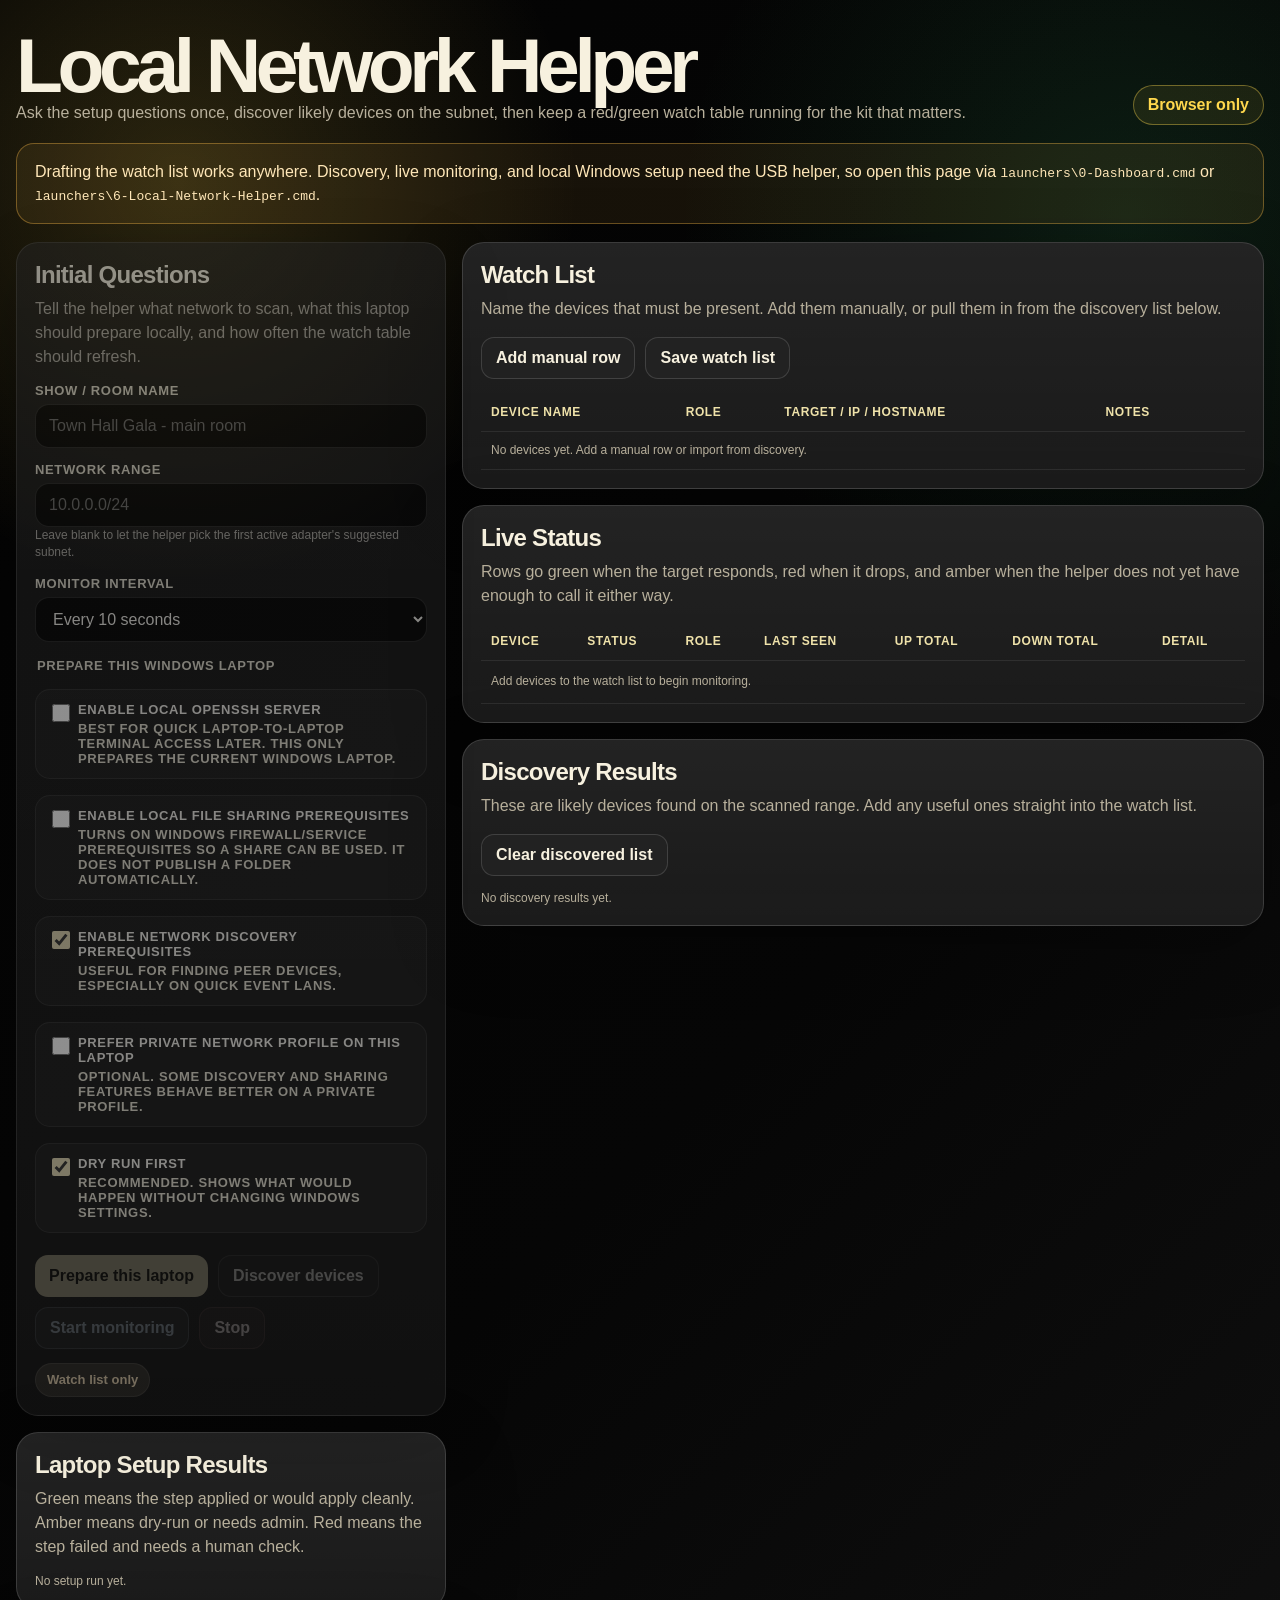
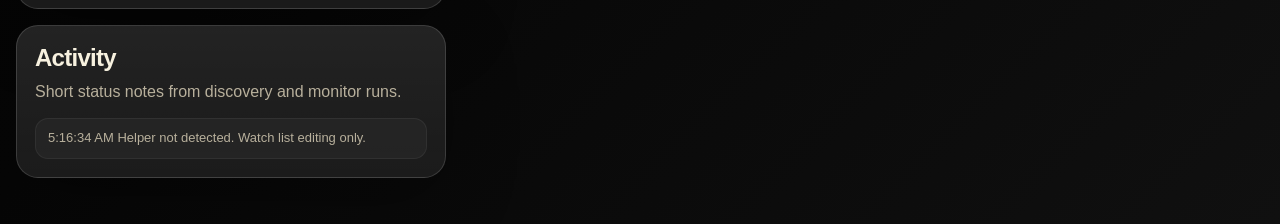
<file: web/network-helper.html>
<!doctype html>
<html lang="en">
<head>
  <meta charset="utf-8">
  <meta name="viewport" content="width=device-width, initial-scale=1">
  <title>MAV Local Network Helper</title>
  <style>
    :root {
      --bg: #060606;
      --panel: #171717;
      --panel-2: #222222;
      --panel-3: #0d0d0d;
      --text: #f7f1df;
      --muted: #b8b09c;
      --brand: #ffd84d;
      --ok: #3fd079;
      --warn: #ffbd4a;
      --bad: #ff5c5c;
      --blue: #8dc8ff;
      --line: rgba(255, 255, 255, 0.14);
    }

    * {
      box-sizing: border-box;
    }

    body {
      margin: 0;
      min-height: 100vh;
      color: var(--text);
      background:
        radial-gradient(circle at 14% 10%, rgba(255, 216, 77, 0.16), transparent 25rem),
        radial-gradient(circle at 88% 12%, rgba(63, 208, 121, 0.12), transparent 28rem),
        linear-gradient(135deg, #030303, var(--bg) 58%, #101010);
      font-family: Aptos, Segoe UI, Tahoma, sans-serif;
    }

    main {
      width: min(1320px, calc(100% - 32px));
      margin: 0 auto;
      padding: 30px 0 46px;
    }

    header {
      display: grid;
      grid-template-columns: 1fr auto;
      gap: 20px;
      align-items: end;
      margin-bottom: 18px;
    }

    h1 {
      margin: 0;
      font-size: clamp(36px, 6vw, 82px);
      line-height: 0.92;
      letter-spacing: -0.07em;
    }

    h2 {
      margin: 0 0 8px;
      font-size: 24px;
      letter-spacing: -0.03em;
    }

    h3 {
      margin: 0 0 6px;
      font-size: 17px;
      letter-spacing: -0.02em;
    }

    p {
      margin: 0;
      color: var(--muted);
      line-height: 1.5;
    }

    .pill {
      border: 1px solid rgba(255, 216, 77, 0.38);
      border-radius: 999px;
      color: var(--brand);
      padding: 10px 14px;
      background: rgba(255, 216, 77, 0.08);
      white-space: nowrap;
      font-weight: 900;
    }

    .note {
      margin-top: 16px;
      padding: 16px 18px;
      border-radius: 18px;
      border: 1px solid rgba(141, 200, 255, 0.3);
      background: rgba(141, 200, 255, 0.08);
      color: #d9edff;
      line-height: 1.48;
    }

    .note.warn {
      border-color: rgba(255, 189, 74, 0.36);
      background: rgba(255, 189, 74, 0.08);
      color: #ffe7b8;
    }

    .layout {
      display: grid;
      grid-template-columns: minmax(320px, 430px) minmax(0, 1fr);
      gap: 16px;
      margin-top: 18px;
    }

    .column {
      display: grid;
      gap: 16px;
      align-content: start;
    }

    .card {
      padding: 18px;
      border-radius: 22px;
      border: 1px solid var(--line);
      background: linear-gradient(180deg, rgba(255,255,255,0.05), rgba(255,255,255,0.015)), var(--panel);
      box-shadow: 0 20px 70px rgba(0, 0, 0, 0.28);
    }

    .card.disabled {
      opacity: 0.55;
      filter: grayscale(0.75);
    }

    .question-grid {
      display: grid;
      gap: 14px;
      margin-top: 14px;
    }

    label,
    legend {
      display: block;
      font-size: 13px;
      font-weight: 900;
      letter-spacing: 0.05em;
      text-transform: uppercase;
      color: #efe2aa;
      margin-bottom: 6px;
    }

    input,
    select,
    textarea {
      width: 100%;
      padding: 12px 13px;
      border-radius: 14px;
      border: 1px solid var(--line);
      background: var(--panel-3);
      color: var(--text);
      font: inherit;
    }

    textarea {
      min-height: 84px;
      resize: vertical;
    }

    fieldset {
      margin: 0;
      padding: 0;
      border: 0;
    }

    .toggle-list {
      display: grid;
      gap: 10px;
      margin-top: 10px;
    }

    .toggle {
      display: grid;
      grid-template-columns: 20px 1fr;
      gap: 10px;
      align-items: start;
      padding: 12px;
      border-radius: 15px;
      border: 1px solid rgba(255,255,255,0.08);
      background: rgba(255,255,255,0.035);
    }

    .toggle input {
      width: 18px;
      height: 18px;
      margin-top: 2px;
      accent-color: var(--brand);
    }

    .toggle strong {
      display: block;
      color: var(--text);
      margin-bottom: 4px;
    }

    .actions {
      display: flex;
      flex-wrap: wrap;
      gap: 10px;
      margin-top: 16px;
    }

    button,
    a.button {
      display: inline-flex;
      align-items: center;
      justify-content: center;
      min-height: 42px;
      padding: 11px 14px;
      border-radius: 13px;
      border: 0;
      color: #171300;
      background: var(--brand);
      font: inherit;
      font-weight: 900;
      text-decoration: none;
      cursor: pointer;
    }

    button.secondary,
    a.button.secondary {
      color: var(--text);
      background: var(--panel-2);
      border: 1px solid var(--line);
    }

    button.ghost {
      color: var(--blue);
      background: rgba(141, 200, 255, 0.08);
      border: 1px solid rgba(141, 200, 255, 0.28);
    }

    button.danger {
      color: #ffe0e0;
      background: rgba(255, 92, 92, 0.1);
      border: 1px solid rgba(255, 92, 92, 0.28);
    }

    button:disabled,
    a.button.disabled {
      opacity: 0.45;
      cursor: not-allowed;
      pointer-events: none;
    }

    .status-strip {
      display: flex;
      flex-wrap: wrap;
      gap: 10px;
      margin-top: 14px;
    }

    .badge {
      display: inline-flex;
      align-items: center;
      justify-content: center;
      min-height: 34px;
      padding: 8px 11px;
      border-radius: 999px;
      background: rgba(255,255,255,0.06);
      border: 1px solid rgba(255,255,255,0.08);
      color: var(--muted);
      font-size: 13px;
      font-weight: 900;
    }

    .badge.ok {
      color: var(--ok);
      background: rgba(63, 208, 121, 0.12);
    }

    .badge.warn {
      color: var(--warn);
      background: rgba(255, 189, 74, 0.12);
    }

    .badge.bad {
      color: var(--bad);
      background: rgba(255, 92, 92, 0.12);
    }

    .badge.info {
      color: var(--blue);
      background: rgba(141, 200, 255, 0.1);
    }

    table {
      width: 100%;
      border-collapse: collapse;
      margin-top: 14px;
    }

    th,
    td {
      padding: 12px 10px;
      border-bottom: 1px solid rgba(255,255,255,0.08);
      vertical-align: top;
      text-align: left;
      font-size: 14px;
    }

    th {
      color: #efe2aa;
      font-size: 12px;
      text-transform: uppercase;
      letter-spacing: 0.05em;
    }

    .editable-table input,
    .editable-table select {
      min-width: 0;
      padding: 10px 11px;
      border-radius: 12px;
    }

    .editable-table td {
      padding-top: 10px;
      padding-bottom: 10px;
    }

    .table-wrap {
      overflow-x: auto;
    }

    .monitor-row.up {
      background: rgba(63, 208, 121, 0.06);
    }

    .monitor-row.down {
      background: rgba(255, 92, 92, 0.06);
    }

    .monitor-row.unknown {
      background: rgba(255, 189, 74, 0.06);
    }

    .status-chip {
      display: inline-flex;
      align-items: center;
      border-radius: 999px;
      padding: 6px 10px;
      font-size: 12px;
      font-weight: 900;
      text-transform: uppercase;
      letter-spacing: 0.06em;
    }

    .status-chip.up {
      color: var(--ok);
      background: rgba(63, 208, 121, 0.16);
    }

    .status-chip.down {
      color: var(--bad);
      background: rgba(255, 92, 92, 0.16);
    }

    .status-chip.unknown {
      color: var(--warn);
      background: rgba(255, 189, 74, 0.16);
    }

    .discovery-list {
      display: grid;
      gap: 12px;
      margin-top: 14px;
    }

    .device-card {
      display: grid;
      gap: 12px;
      padding: 14px;
      border-radius: 18px;
      border: 1px solid rgba(255,255,255,0.08);
      background: rgba(255,255,255,0.035);
    }

    .device-card-top {
      display: flex;
      flex-wrap: wrap;
      gap: 10px;
      justify-content: space-between;
      align-items: start;
    }

    .device-card strong {
      display: block;
      margin-bottom: 4px;
    }

    .meta {
      display: flex;
      flex-wrap: wrap;
      gap: 8px;
    }

    .meta span {
      display: inline-flex;
      align-items: center;
      padding: 6px 9px;
      border-radius: 999px;
      background: rgba(255,255,255,0.05);
      color: var(--muted);
      font-size: 12px;
      font-weight: 800;
    }

    .results-list {
      display: grid;
      gap: 10px;
      margin-top: 14px;
    }

    .result-item {
      display: grid;
      grid-template-columns: 150px 1fr;
      gap: 12px;
      padding: 12px;
      border-radius: 15px;
      border: 1px solid rgba(255,255,255,0.08);
      background: rgba(255,255,255,0.035);
    }

    .result-item .result-name {
      color: #efe2aa;
      font-weight: 900;
    }

    .activity-log {
      display: grid;
      gap: 8px;
      margin-top: 14px;
      max-height: 220px;
      overflow-y: auto;
    }

    .activity-log div {
      padding: 10px 12px;
      border-radius: 13px;
      background: rgba(255,255,255,0.035);
      border: 1px solid rgba(255,255,255,0.06);
      color: var(--muted);
      font-size: 13px;
      line-height: 1.45;
    }

    .tiny {
      font-size: 12px;
      color: var(--muted);
      line-height: 1.45;
    }

    @media (max-width: 1000px) {
      .layout {
        grid-template-columns: 1fr;
      }
    }

    @media (max-width: 760px) {
      header {
        grid-template-columns: 1fr;
      }

      .result-item {
        grid-template-columns: 1fr;
      }
    }
  </style>
</head>
<body>
  <main>
    <header>
      <div>
        <h1>Local Network Helper</h1>
        <p>Ask the setup questions once, discover likely devices on the subnet, then keep a red/green watch table running for the kit that matters.</p>
      </div>
      <div class="pill" id="modePill">Browser only</div>
    </header>

    <section class="note" id="helperNote">
      Drafting the watch list works anywhere. Discovery, live monitoring, and local Windows setup need the USB helper, so open this page via <code>launchers\0-Dashboard.cmd</code> or <code>launchers\6-Local-Network-Helper.cmd</code>.
    </section>

    <div class="layout">
      <div class="column">
        <section class="card" id="questionsCard">
          <h2>Initial Questions</h2>
          <p>Tell the helper what network to scan, what this laptop should prepare locally, and how often the watch table should refresh.</p>

          <div class="question-grid">
            <div>
              <label for="siteName">Show / room name</label>
              <input id="siteName" placeholder="Town Hall Gala - main room">
            </div>

            <div>
              <label for="cidrInput">Network range</label>
              <input id="cidrInput" placeholder="10.0.0.0/24">
              <div class="tiny">Leave blank to let the helper pick the first active adapter's suggested subnet.</div>
            </div>

            <div>
              <label for="monitorInterval">Monitor interval</label>
              <select id="monitorInterval">
                <option value="5000">Every 5 seconds</option>
                <option value="10000" selected>Every 10 seconds</option>
                <option value="15000">Every 15 seconds</option>
                <option value="30000">Every 30 seconds</option>
              </select>
            </div>
          </div>

          <fieldset style="margin-top: 16px;">
            <legend>Prepare This Windows Laptop</legend>
            <div class="toggle-list">
              <label class="toggle">
                <input type="checkbox" id="enableSsh">
                <span>
                  <strong>Enable local OpenSSH server</strong>
                  Best for quick laptop-to-laptop terminal access later. This only prepares the current Windows laptop.
                </span>
              </label>

              <label class="toggle">
                <input type="checkbox" id="enableFileSharing">
                <span>
                  <strong>Enable local file sharing prerequisites</strong>
                  Turns on Windows firewall/service prerequisites so a share can be used. It does not publish a folder automatically.
                </span>
              </label>

              <label class="toggle">
                <input type="checkbox" id="enableDiscovery" checked>
                <span>
                  <strong>Enable network discovery prerequisites</strong>
                  Useful for finding peer devices, especially on quick event LANs.
                </span>
              </label>

              <label class="toggle">
                <input type="checkbox" id="preferPrivate">
                <span>
                  <strong>Prefer private network profile on this laptop</strong>
                  Optional. Some discovery and sharing features behave better on a private profile.
                </span>
              </label>

              <label class="toggle">
                <input type="checkbox" id="dryRun" checked>
                <span>
                  <strong>Dry run first</strong>
                  Recommended. Shows what would happen without changing Windows settings.
                </span>
              </label>
            </div>
          </fieldset>

          <div class="actions">
            <button id="prepareButton">Prepare this laptop</button>
            <button id="discoverButton" class="secondary">Discover devices</button>
            <button id="startMonitorButton" class="ghost">Start monitoring</button>
            <button id="stopMonitorButton" class="danger">Stop</button>
          </div>

          <div class="status-strip" id="summaryBadges"></div>
        </section>

        <section class="card" id="setupResultsCard">
          <h2>Laptop Setup Results</h2>
          <p>Green means the step applied or would apply cleanly. Amber means dry-run or needs admin. Red means the step failed and needs a human check.</p>
          <div class="results-list" id="setupResults">
            <div class="tiny">No setup run yet.</div>
          </div>
        </section>

        <section class="card">
          <h2>Activity</h2>
          <p>Short status notes from discovery and monitor runs.</p>
          <div class="activity-log" id="activityLog"></div>
        </section>
      </div>

      <div class="column">
        <section class="card">
          <h2>Watch List</h2>
          <p>Name the devices that must be present. Add them manually, or pull them in from the discovery list below.</p>
          <div class="actions">
            <button id="addWatchRowButton" class="secondary">Add manual row</button>
            <button id="saveWatchListButton" class="secondary">Save watch list</button>
          </div>

          <div class="table-wrap">
            <table class="editable-table">
              <thead>
                <tr>
                  <th>Device name</th>
                  <th>Role</th>
                  <th>Target / IP / hostname</th>
                  <th>Notes</th>
                  <th></th>
                </tr>
              </thead>
              <tbody id="watchListBody"></tbody>
            </table>
          </div>
        </section>

        <section class="card">
          <h2>Live Status</h2>
          <p>Rows go green when the target responds, red when it drops, and amber when the helper does not yet have enough to call it either way.</p>
          <div class="table-wrap">
            <table>
              <thead>
                <tr>
                  <th>Device</th>
                  <th>Status</th>
                  <th>Role</th>
                  <th>Last seen</th>
                  <th>Up total</th>
                  <th>Down total</th>
                  <th>Detail</th>
                </tr>
              </thead>
              <tbody id="monitorBody">
                <tr><td colspan="7" class="tiny">Monitoring has not started yet.</td></tr>
              </tbody>
            </table>
          </div>
        </section>

        <section class="card">
          <h2>Discovery Results</h2>
          <p>These are likely devices found on the scanned range. Add any useful ones straight into the watch list.</p>
          <div class="actions">
            <button id="clearDiscoveryButton" class="secondary">Clear discovered list</button>
          </div>
          <div class="discovery-list" id="discoveryList">
            <div class="tiny">No discovery results yet.</div>
          </div>
        </section>
      </div>
    </div>
  </main>

  <script>
    const helperConfig = window.MAV_LOCAL_HELPER || null;
    const settingsKey = 'mav-network-helper-settings';
    const watchKey = 'mav-network-helper-watchlist';
    const monitorKey = 'mav-network-helper-monitor-state';
    const discoveredKey = 'mav-network-helper-discovered';

    const roleOptions = [
      { id: 'windows-pc', label: 'Windows PC / PPT laptop' },
      { id: 'ptz-camera', label: 'PTZ camera' },
      { id: 'projector', label: 'Projector / display' },
      { id: 'sound-desk', label: 'Sound desk' },
      { id: 'nas', label: 'NAS / file share' },
      { id: 'printer', label: 'Printer' },
      { id: 'web-managed-av', label: 'AV / control endpoint' },
      { id: 'generic', label: 'Other / unknown' }
    ];

    const rolePortHints = {
      'windows-pc': [3389, 445, 80, 443],
      'ptz-camera': [554, 80, 443, 22],
      'projector': [4352, 80, 443],
      'sound-desk': [10023, 80, 443, 22],
      'nas': [445, 22, 80, 443],
      'printer': [631, 9100, 80, 443],
      'web-managed-av': [80, 443, 22],
      'generic': [80, 443, 22]
    };

    const state = {
      discovered: loadJson(discoveredKey, []),
      monitorRecords: loadJson(monitorKey, {}),
      timer: null,
      running: false
    };

    const elements = {
      modePill: document.getElementById('modePill'),
      helperNote: document.getElementById('helperNote'),
      siteName: document.getElementById('siteName'),
      cidrInput: document.getElementById('cidrInput'),
      monitorInterval: document.getElementById('monitorInterval'),
      enableSsh: document.getElementById('enableSsh'),
      enableFileSharing: document.getElementById('enableFileSharing'),
      enableDiscovery: document.getElementById('enableDiscovery'),
      preferPrivate: document.getElementById('preferPrivate'),
      dryRun: document.getElementById('dryRun'),
      prepareButton: document.getElementById('prepareButton'),
      discoverButton: document.getElementById('discoverButton'),
      startMonitorButton: document.getElementById('startMonitorButton'),
      stopMonitorButton: document.getElementById('stopMonitorButton'),
      summaryBadges: document.getElementById('summaryBadges'),
      setupResults: document.getElementById('setupResults'),
      activityLog: document.getElementById('activityLog'),
      watchListBody: document.getElementById('watchListBody'),
      monitorBody: document.getElementById('monitorBody'),
      discoveryList: document.getElementById('discoveryList'),
      addWatchRowButton: document.getElementById('addWatchRowButton'),
      saveWatchListButton: document.getElementById('saveWatchListButton'),
      clearDiscoveryButton: document.getElementById('clearDiscoveryButton'),
      questionsCard: document.getElementById('questionsCard')
    };

    function loadJson(key, fallback) {
      try {
        const raw = localStorage.getItem(key);
        return raw ? JSON.parse(raw) : fallback;
      } catch (error) {
        return fallback;
      }
    }

    function saveJson(key, value) {
      localStorage.setItem(key, JSON.stringify(value));
    }

    function newId() {
      return `item-${Date.now().toString(36)}-${Math.random().toString(36).slice(2, 8)}`;
    }

    function helperUrl(path, params = {}) {
      const base = helperConfig && helperConfig.baseUrl ? helperConfig.baseUrl : '';
      const url = new URL(path, base || window.location.href);
      for (const [key, value] of Object.entries(params)) {
        if (value !== null && value !== undefined && value !== '') {
          url.searchParams.set(key, value);
        }
      }
      return url.toString();
    }

    async function postHelper(path, payload) {
      if (!helperConfig || !helperConfig.token) {
        throw new Error('Open this page through the USB helper to use discovery and monitoring.');
      }

      const response = await fetch(helperUrl(path, { token: helperConfig.token }), {
        method: 'POST',
        headers: {
          'Content-Type': 'application/x-www-form-urlencoded;charset=UTF-8'
        },
        body: `payload=${encodeURIComponent(JSON.stringify(payload || {}))}`
      });

      const text = await response.text();
      let data = {};
      try {
        data = text ? JSON.parse(text) : {};
      } catch (error) {
        throw new Error(text || 'The helper returned an unexpected response.');
      }

      if (!response.ok) {
        throw new Error(data.error || `Helper request failed with ${response.status}.`);
      }

      return data;
    }

    function roleLabel(roleId) {
      const found = roleOptions.find(option => option.id === roleId);
      return found ? found.label : 'Other / unknown';
    }

    function collectSettings() {
      return {
        siteName: elements.siteName.value.trim(),
        cidr: elements.cidrInput.value.trim(),
        monitorIntervalMs: Number(elements.monitorInterval.value || 10000),
        enableSshServer: elements.enableSsh.checked,
        enableFileSharing: elements.enableFileSharing.checked,
        enableNetworkDiscovery: elements.enableDiscovery.checked,
        preferPrivateNetworkProfile: elements.preferPrivate.checked,
        dryRun: elements.dryRun.checked
      };
    }

    function saveSettings() {
      saveJson(settingsKey, collectSettings());
    }

    function loadSettings() {
      const settings = loadJson(settingsKey, {});
      elements.siteName.value = settings.siteName || '';
      elements.cidrInput.value = settings.cidr || '';
      elements.monitorInterval.value = String(settings.monitorIntervalMs || 10000);
      elements.enableSsh.checked = Boolean(settings.enableSshServer);
      elements.enableFileSharing.checked = Boolean(settings.enableFileSharing);
      elements.enableDiscovery.checked = settings.enableNetworkDiscovery !== false;
      elements.preferPrivate.checked = Boolean(settings.preferPrivateNetworkProfile);
      elements.dryRun.checked = settings.dryRun !== false;
    }

    function createRoleOptions(selected) {
      return roleOptions.map(option => {
        const isSelected = option.id === selected ? ' selected' : '';
        return `<option value="${option.id}"${isSelected}>${option.label}</option>`;
      }).join('');
    }

    function renderWatchList() {
      const watchList = loadJson(watchKey, []);
      if (!watchList.length) {
        elements.watchListBody.innerHTML = `
          <tr>
            <td colspan="5" class="tiny">No devices yet. Add a manual row or import from discovery.</td>
          </tr>
        `;
        return;
      }

      elements.watchListBody.innerHTML = watchList.map(item => `
        <tr data-id="${item.id}">
          <td><input data-field="name" value="${escapeHtml(item.name || '')}" placeholder="Main projector"></td>
          <td>
            <select data-field="roleId">
              ${createRoleOptions(item.roleId || 'generic')}
            </select>
          </td>
          <td><input data-field="target" value="${escapeHtml(item.target || '')}" placeholder="10.0.0.25"></td>
          <td><input data-field="notes" value="${escapeHtml(item.notes || '')}" placeholder="Stage left"></td>
          <td><button class="danger" data-remove="${item.id}">Remove</button></td>
        </tr>
      `).join('');
    }

    function readWatchListFromTable() {
      const rows = Array.from(elements.watchListBody.querySelectorAll('tr[data-id]'));
      return rows.map(row => {
        const id = row.dataset.id;
        const fields = {};
        row.querySelectorAll('[data-field]').forEach(input => {
          fields[input.dataset.field] = input.value.trim();
        });
        return {
          id,
          name: fields.name || '',
          roleId: fields.roleId || 'generic',
          target: fields.target || '',
          notes: fields.notes || '',
          expectedPorts: rolePortHints[fields.roleId || 'generic'] || rolePortHints.generic
        };
      }).filter(item => item.name || item.target);
    }

    function saveWatchList(silent = false) {
      const watchList = readWatchListFromTable();
      saveJson(watchKey, watchList);
      renderWatchList();
      renderMonitorTable();
      if (!silent) {
        addLog(`Saved ${watchList.length} watch list row${watchList.length === 1 ? '' : 's'}.`);
      }
      return watchList;
    }

    function addManualWatchRow(data = {}) {
      const watchList = loadJson(watchKey, []);
      watchList.push({
        id: data.id || newId(),
        name: data.name || '',
        roleId: data.roleId || 'generic',
        target: data.target || '',
        notes: data.notes || '',
        expectedPorts: data.expectedPorts || rolePortHints[data.roleId || 'generic'] || rolePortHints.generic
      });
      saveJson(watchKey, watchList);
      renderWatchList();
    }

    function addDiscoveredDevice(device) {
      const watchList = loadJson(watchKey, []);
      if (watchList.some(item => item.target === device.IpAddress)) {
        addLog(`Skipped ${device.IpAddress} because it is already in the watch list.`);
        return;
      }

      watchList.push({
        id: newId(),
        name: device.HostName || device.LikelyRole || device.IpAddress,
        roleId: device.LikelyRoleId || 'generic',
        target: device.IpAddress,
        notes: device.Reasons ? device.Reasons.join(' | ') : '',
        expectedPorts: rolePortHints[device.LikelyRoleId || 'generic'] || rolePortHints.generic
      });
      saveJson(watchKey, watchList);
      renderWatchList();
      addLog(`Added ${device.IpAddress} to the watch list.`);
    }

    function renderDiscovered() {
      if (!state.discovered.length) {
        elements.discoveryList.innerHTML = '<div class="tiny">No discovery results yet.</div>';
        return;
      }

      elements.discoveryList.innerHTML = state.discovered.map((device, index) => {
        const portText = (device.PortLabels || []).map(port => `${port.Port}/${port.Label}`).join(', ') || 'No common management ports answered.';
        const reasonText = (device.Reasons || []).join(' ') || 'No strong fingerprint yet.';
        return `
          <div class="device-card">
            <div class="device-card-top">
              <div>
                <strong>${escapeHtml(device.HostName || device.IpAddress)}</strong>
                <p>${escapeHtml(device.LikelyRole || 'Reachable device')} • ${escapeHtml(device.IpAddress)}</p>
              </div>
              <button class="secondary" data-add-discovered="${index}">Add to watch list</button>
            </div>
            <div class="meta">
              <span>${escapeHtml(device.Confidence || 'low')} confidence</span>
              <span>${escapeHtml(device.MacAddress || 'No MAC seen')}</span>
              <span>${device.RoundtripMs != null ? `${device.RoundtripMs} ms` : 'No ping time'}</span>
            </div>
            <p>${escapeHtml(portText)}</p>
            <p>${escapeHtml(reasonText)}</p>
          </div>
        `;
      }).join('');
    }

    function formatDuration(ms) {
      const totalSeconds = Math.max(0, Math.floor((ms || 0) / 1000));
      const hours = Math.floor(totalSeconds / 3600);
      const minutes = Math.floor((totalSeconds % 3600) / 60);
      const seconds = totalSeconds % 60;

      if (hours > 0) return `${hours}h ${minutes}m ${seconds}s`;
      if (minutes > 0) return `${minutes}m ${seconds}s`;
      return `${seconds}s`;
    }

    function formatTimestamp(isoText) {
      if (!isoText) return 'Never';
      const date = new Date(isoText);
      if (Number.isNaN(date.valueOf())) return isoText;
      return date.toLocaleString();
    }

    function updateMonitorRecords(results) {
      const now = Date.now();
      const resultMap = new Map(results.map(result => [result.Id, result]));
      const watchList = loadJson(watchKey, []);

      for (const item of watchList) {
        const result = resultMap.get(item.id);
        const record = state.monitorRecords[item.id] || {
          currentState: 'unknown',
          upMs: 0,
          downMs: 0,
          lastCheckedAt: now,
          lastStateChangeAt: now,
          lastSeenAt: null,
          lastResult: null
        };

        const elapsed = Math.max(0, now - (record.lastCheckedAt || now));
        if (record.currentState === 'up') {
          record.upMs += elapsed;
        } else if (record.currentState === 'down') {
          record.downMs += elapsed;
        }

        const nextState = result ? result.Status : 'unknown';
        if (nextState !== record.currentState) {
          record.lastStateChangeAt = now;
        }

        if (result && result.Status === 'up') {
          record.lastSeenAt = result.CheckedAt || new Date().toISOString();
        }

        record.currentState = nextState;
        record.lastCheckedAt = now;
        record.lastResult = result || null;
        state.monitorRecords[item.id] = record;
      }

      saveJson(monitorKey, state.monitorRecords);
    }

    function renderMonitorTable() {
      const watchList = loadJson(watchKey, []);
      if (!watchList.length) {
        elements.monitorBody.innerHTML = '<tr><td colspan="7" class="tiny">Add devices to the watch list to begin monitoring.</td></tr>';
        return;
      }

      elements.monitorBody.innerHTML = watchList.map(item => {
        const record = state.monitorRecords[item.id] || {};
        const result = record.lastResult || {};
        const stateName = record.currentState || 'unknown';
        const notes = (result.Notes || []).join(' ') || item.notes || '';
        return `
          <tr class="monitor-row ${stateName}">
            <td>
              <strong>${escapeHtml(item.name || item.target || 'Unnamed')}</strong>
              <div class="tiny">${escapeHtml(item.target || 'No target')}</div>
            </td>
            <td><span class="status-chip ${stateName}">${stateName}</span></td>
            <td>${escapeHtml(roleLabel(item.roleId || 'generic'))}</td>
            <td>${escapeHtml(record.lastSeenAt ? formatTimestamp(record.lastSeenAt) : 'Never')}</td>
            <td>${escapeHtml(formatDuration(record.upMs || 0))}</td>
            <td>${escapeHtml(formatDuration(record.downMs || 0))}</td>
            <td>${escapeHtml(notes || 'Waiting for first poll.')}</td>
          </tr>
        `;
      }).join('');
    }

    function renderSummaryBadges(data) {
      const badges = [];
      if (data && data.Mode === 'Discover' && data.Scan) {
        badges.push({ text: `${data.Scan.AliveHosts} reachable`, className: data.Scan.AliveHosts > 0 ? 'ok' : 'warn' });
        badges.push({ text: `${data.Scan.ScannedHosts} scanned`, className: 'info' });
        badges.push({ text: data.Scan.EffectiveCidr || 'No CIDR', className: 'info' });
      }
      if (data && data.Mode === 'Setup' && data.Summary) {
        badges.push({ text: `${data.Summary.SuccessCount} applied`, className: data.Summary.SuccessCount > 0 ? 'ok' : 'info' });
        badges.push({ text: `${data.Summary.DryRunCount} dry-run`, className: data.Summary.DryRunCount > 0 ? 'warn' : 'info' });
        badges.push({ text: `${data.Summary.NeedsAdminCount} needs admin`, className: data.Summary.NeedsAdminCount > 0 ? 'warn' : 'info' });
        badges.push({ text: `${data.Summary.ErrorCount} errors`, className: data.Summary.ErrorCount > 0 ? 'bad' : 'info' });
      }
      if (!badges.length) {
        badges.push({ text: helperConfig ? 'Helper ready' : 'Watch list only', className: helperConfig ? 'ok' : 'warn' });
      }

      elements.summaryBadges.innerHTML = badges.map(badge => `<span class="badge ${badge.className}">${escapeHtml(badge.text)}</span>`).join('');
    }

    function renderSetupResults(data) {
      if (!data || !data.Results || !data.Results.length) {
        elements.setupResults.innerHTML = '<div class="tiny">No setup run yet.</div>';
        return;
      }

      elements.setupResults.innerHTML = data.Results.map(result => `
        <div class="result-item">
          <div class="result-name">${escapeHtml(result.Name)}</div>
          <div>
            <span class="badge ${result.State === 'success' ? 'ok' : result.State === 'error' ? 'bad' : 'warn'}">${escapeHtml(result.State)}</span>
            <p style="margin-top: 8px;">${escapeHtml(result.Detail || '')}</p>
          </div>
        </div>
      `).join('');
    }

    function addLog(message) {
      const stamp = new Date().toLocaleTimeString();
      const entries = Array.from(elements.activityLog.querySelectorAll('div'));
      const item = document.createElement('div');
      item.textContent = `${stamp}  ${message}`;
      elements.activityLog.prepend(item);
      while (elements.activityLog.children.length > 18) {
        elements.activityLog.removeChild(elements.activityLog.lastChild);
      }
    }

    function setHelperMode() {
      if (!helperConfig || !helperConfig.token) {
        elements.modePill.textContent = 'Browser only';
        elements.helperNote.className = 'note warn';
        elements.questionsCard.classList.add('disabled');
        elements.prepareButton.disabled = true;
        elements.discoverButton.disabled = true;
        elements.startMonitorButton.disabled = true;
        elements.stopMonitorButton.disabled = true;
        renderSummaryBadges(null);
        return;
      }

      elements.modePill.textContent = 'USB helper connected';
      elements.helperNote.className = 'note';
      elements.helperNote.textContent = 'Local helper detected. This page can now run subnet discovery, watch polling, and optional Windows laptop setup steps with one-time local token protection.';
      renderSummaryBadges(null);
    }

    async function runSetup() {
      saveSettings();
      try {
        const data = await postHelper('/api/network-helper/setup', collectSettings());
        renderSummaryBadges(data);
        renderSetupResults(data);
        addLog(`Laptop setup returned ${data.Summary ? data.Summary.ErrorCount : 0} error step(s).`);
      } catch (error) {
        renderSetupResults({
          Results: [
            { Name: 'Setup request', State: 'error', Detail: error.message }
          ]
        });
        addLog(error.message);
      }
    }

    async function runDiscovery() {
      saveSettings();
      try {
        const data = await postHelper('/api/network-helper/discover', { cidr: elements.cidrInput.value.trim() });
        if (!elements.cidrInput.value.trim() && data.Scan && data.Scan.EffectiveCidr) {
          elements.cidrInput.value = data.Scan.EffectiveCidr;
          saveSettings();
        }
        state.discovered = data.Devices || [];
        saveJson(discoveredKey, state.discovered);
        renderSummaryBadges(data);
        renderDiscovered();
        const notes = data.Scan && data.Scan.Notes ? data.Scan.Notes.join(' ') : 'Discovery finished.';
        addLog(notes);
      } catch (error) {
        addLog(error.message);
      }
    }

    async function tickMonitor() {
      const watchList = saveWatchList(true);
      if (!watchList.length) {
        addLog('Monitoring skipped because the watch list is empty.');
        renderMonitorTable();
        return;
      }

      try {
        const data = await postHelper('/api/network-helper/probe', { targets: watchList });
        updateMonitorRecords(data.Results || []);
        renderMonitorTable();
        addLog(`Monitor pass: ${data.Summary ? data.Summary.UpCount : 0} up, ${data.Summary ? data.Summary.DownCount : 0} down.`);
      } catch (error) {
        addLog(error.message);
      }
    }

    function startMonitoring() {
      if (state.timer) {
        window.clearInterval(state.timer);
      }

      state.running = true;
      const interval = Number(elements.monitorInterval.value || 10000);
      tickMonitor();
      state.timer = window.setInterval(tickMonitor, interval);
      addLog(`Started monitoring every ${Math.round(interval / 1000)} second(s).`);
    }

    function stopMonitoring() {
      state.running = false;
      if (state.timer) {
        window.clearInterval(state.timer);
        state.timer = null;
      }
      addLog('Stopped monitoring.');
    }

    function escapeHtml(value) {
      return String(value || '')
        .replace(/&/g, '&amp;')
        .replace(/</g, '&lt;')
        .replace(/>/g, '&gt;')
        .replace(/"/g, '&quot;')
        .replace(/'/g, '&#39;');
    }

    function bindEvents() {
      elements.prepareButton.addEventListener('click', runSetup);
      elements.discoverButton.addEventListener('click', runDiscovery);
      elements.startMonitorButton.addEventListener('click', startMonitoring);
      elements.stopMonitorButton.addEventListener('click', stopMonitoring);
      elements.addWatchRowButton.addEventListener('click', () => addManualWatchRow());
      elements.saveWatchListButton.addEventListener('click', saveWatchList);
      elements.clearDiscoveryButton.addEventListener('click', () => {
        state.discovered = [];
        saveJson(discoveredKey, state.discovered);
        renderDiscovered();
        addLog('Cleared the discovered device list.');
      });

      for (const input of [elements.siteName, elements.cidrInput, elements.monitorInterval, elements.enableSsh, elements.enableFileSharing, elements.enableDiscovery, elements.preferPrivate, elements.dryRun]) {
        input.addEventListener('change', saveSettings);
      }

      elements.watchListBody.addEventListener('click', event => {
        const removeId = event.target.getAttribute('data-remove');
        if (!removeId) return;

        const watchList = loadJson(watchKey, []).filter(item => item.id !== removeId);
        delete state.monitorRecords[removeId];
        saveJson(watchKey, watchList);
        saveJson(monitorKey, state.monitorRecords);
        renderWatchList();
        renderMonitorTable();
      });

      elements.discoveryList.addEventListener('click', event => {
        const index = event.target.getAttribute('data-add-discovered');
        if (index === null) return;
        const device = state.discovered[Number(index)];
        if (device) addDiscoveredDevice(device);
      });
    }

    function init() {
      loadSettings();
      renderWatchList();
      renderDiscovered();
      renderMonitorTable();
      setHelperMode();
      bindEvents();
      addLog(helperConfig ? 'Helper ready for local network scans.' : 'Helper not detected. Watch list editing only.');
    }

    init();
  </script>
</body>
</html>
</file>
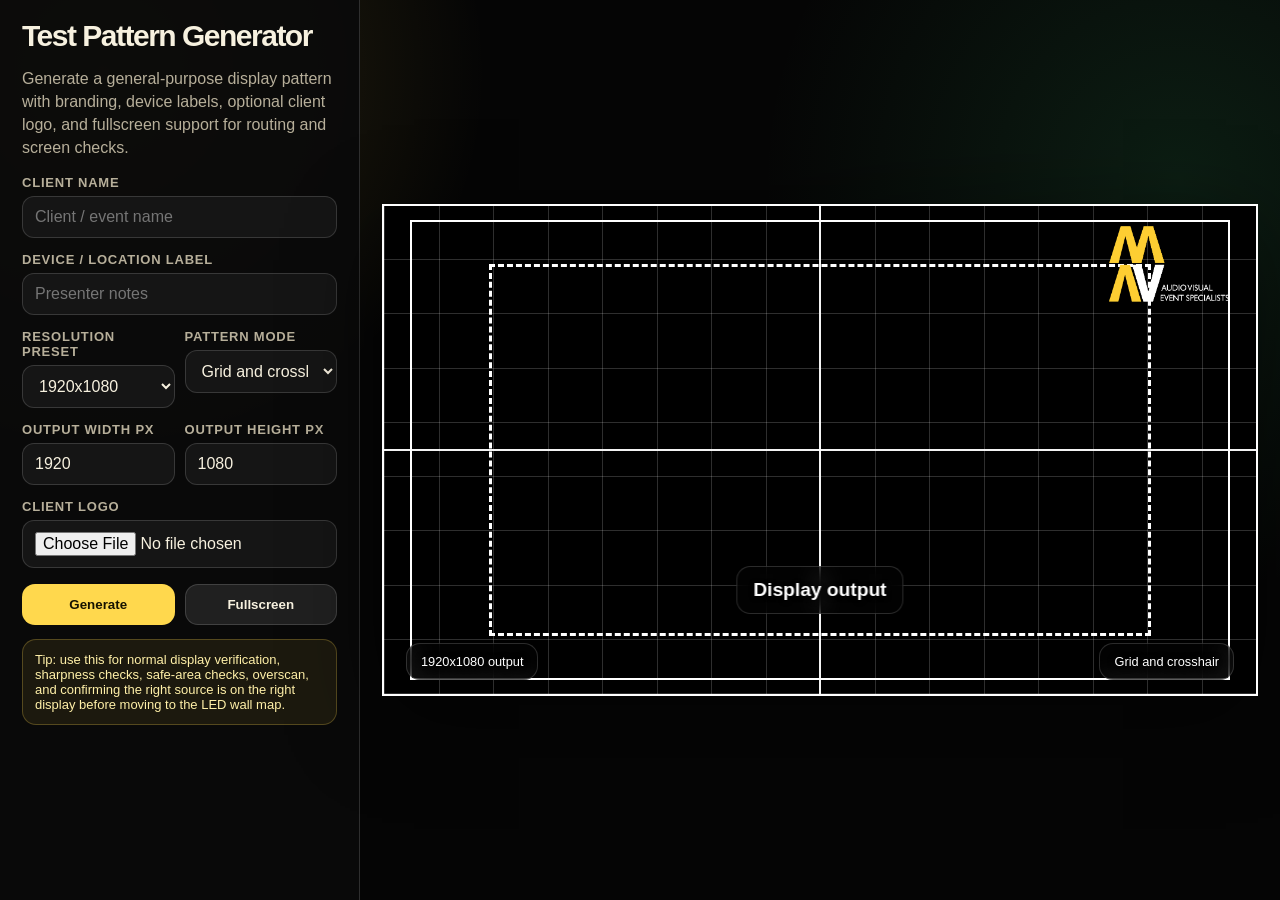
<file: web/test-pattern-generator.html>
<!doctype html>
<html lang="en">
<head>
  <meta charset="utf-8">
  <meta name="viewport" content="width=device-width, initial-scale=1">
  <title>MAV Tech Assist Test Pattern Generator</title>
  <style>
    :root {
      --bg: #050505;
      --panel: #151515;
      --panel-2: #202020;
      --text: #f7f1df;
      --muted: #b7af9a;
      --brand: #ffd84d;
      --line: rgba(255, 255, 255, 0.15);
    }

    * {
      box-sizing: border-box;
    }

    body {
      margin: 0;
      min-height: 100vh;
      color: var(--text);
      background:
        radial-gradient(circle at 8% 8%, rgba(255, 216, 77, 0.16), transparent 24rem),
        radial-gradient(circle at 92% 20%, rgba(63, 208, 121, 0.12), transparent 26rem),
        #050505;
      font-family: Aptos, Segoe UI, Tahoma, sans-serif;
    }

    .app {
      display: grid;
      grid-template-columns: 360px minmax(0, 1fr);
      min-height: 100vh;
    }

    aside {
      padding: 22px;
      background: rgba(10, 10, 10, 0.92);
      border-right: 1px solid var(--line);
      overflow: auto;
    }

    main {
      min-width: 0;
      padding: 22px;
      display: grid;
      place-items: center;
    }

    h1 {
      margin: 0 0 8px;
      font-size: 30px;
      line-height: 0.95;
      letter-spacing: -0.05em;
    }

    p {
      color: var(--muted);
      line-height: 1.45;
    }

    label {
      display: block;
      margin: 14px 0 6px;
      color: var(--muted);
      font-size: 13px;
      font-weight: 700;
      text-transform: uppercase;
      letter-spacing: 0.06em;
    }

    input,
    select {
      width: 100%;
      border: 1px solid var(--line);
      border-radius: 12px;
      padding: 11px 12px;
      color: var(--text);
      background: var(--panel);
      font: inherit;
    }

    .row {
      display: grid;
      grid-template-columns: 1fr 1fr;
      gap: 10px;
    }

    .button-row {
      display: grid;
      grid-template-columns: 1fr 1fr;
      gap: 10px;
      margin-top: 16px;
    }

    button {
      border: 0;
      border-radius: 13px;
      padding: 12px 14px;
      color: #171300;
      background: var(--brand);
      font-weight: 900;
      cursor: pointer;
    }

    button.secondary {
      color: var(--text);
      background: var(--panel-2);
      border: 1px solid var(--line);
    }

    .hint {
      margin-top: 14px;
      padding: 12px;
      border-radius: 14px;
      background: rgba(255, 216, 77, 0.08);
      border: 1px solid rgba(255, 216, 77, 0.25);
      color: #fff0a8;
      font-size: 13px;
    }

    .stage-shell {
      width: min(100%, 1500px);
    }

    .stage {
      position: relative;
      width: 100%;
      aspect-ratio: 16 / 9;
      overflow: hidden;
      border: 2px solid #ffffff;
      background: #000;
      box-shadow: 0 24px 90px rgba(0, 0, 0, 0.48);
    }

    .stage.fullscreen {
      width: 100vw;
      height: 100vh;
      aspect-ratio: auto;
      border: 0;
    }

    .pattern-surface {
      position: absolute;
      inset: 0;
      z-index: 1;
      overflow: hidden;
      background: #000;
    }

    .pattern-surface.grid {
      background:
        linear-gradient(90deg, transparent calc(50% - 1px), rgba(255, 255, 255, 0.95) calc(50% - 1px), rgba(255, 255, 255, 0.95) calc(50% + 1px), transparent calc(50% + 1px)),
        linear-gradient(0deg, transparent calc(50% - 1px), rgba(255, 255, 255, 0.95) calc(50% - 1px), rgba(255, 255, 255, 0.95) calc(50% + 1px), transparent calc(50% + 1px)),
        repeating-linear-gradient(90deg, rgba(255, 255, 255, 0.18) 0 1px, transparent 1px calc(100% / 16)),
        repeating-linear-gradient(0deg, rgba(255, 255, 255, 0.18) 0 1px, transparent 1px calc(100% / 9)),
        #000;
    }

    .pattern-surface.focus {
      background:
        radial-gradient(circle at 50% 50%, transparent 0 8%, rgba(255, 255, 255, 0.95) 8% 8.8%, transparent 8.8% 15%, rgba(255, 255, 255, 0.92) 15% 15.8%, transparent 15.8% 23%, rgba(255, 255, 255, 0.88) 23% 23.8%, transparent 23.8% 100%),
        linear-gradient(90deg, transparent calc(50% - 1px), #fff calc(50% - 1px), #fff calc(50% + 1px), transparent calc(50% + 1px)),
        linear-gradient(0deg, transparent calc(50% - 1px), #fff calc(50% - 1px), #fff calc(50% + 1px), transparent calc(50% + 1px)),
        repeating-conic-gradient(#fff 0 5deg, #000 5deg 10deg);
      background-blend-mode: normal, normal, normal, difference;
    }

    .pattern-layer {
      position: absolute;
      inset: 0;
      display: grid;
      place-items: center;
    }

    .pattern-bars,
    .pattern-ramp {
      position: absolute;
      inset: 0;
      display: grid;
    }

    .pattern-bars {
      grid-template-columns: repeat(8, 1fr);
    }

    .pattern-ramp {
      grid-template-columns: repeat(11, 1fr);
    }

    .bar,
    .ramp-step {
      min-width: 0;
      min-height: 0;
    }

    .safe-frame,
    .overscan-frame {
      position: absolute;
      inset: 4%;
      border: 3px solid #ffffff;
    }

    .safe-frame.inner,
    .overscan-frame.inner {
      inset: 10%;
      border-style: dashed;
    }

    .corner-labels {
      position: absolute;
      inset: 0;
      display: grid;
      grid-template-columns: 1fr 1fr;
      grid-template-rows: 1fr 1fr;
      padding: 20px;
      color: #fff;
      font-size: clamp(14px, 1.5vw, 28px);
      font-weight: 900;
      text-shadow: 0 1px 5px rgba(0, 0, 0, 0.85);
    }

    .corner-labels span:nth-child(2) {
      justify-self: end;
    }

    .corner-labels span:nth-child(3) {
      align-self: end;
    }

    .corner-labels span:nth-child(4) {
      justify-self: end;
      align-self: end;
    }

    .center-label {
      position: absolute;
      z-index: 4;
      left: 50%;
      bottom: 80px;
      transform: translateX(-50%);
      max-width: min(72vw, 900px);
      padding: 12px 16px;
      border-radius: 14px;
      border: 1px solid rgba(255, 255, 255, 0.16);
      background: rgba(5, 5, 5, 0.58);
      backdrop-filter: blur(10px);
      color: #fff;
      font-size: clamp(14px, 1.5vw, 28px);
      font-weight: 800;
      text-align: center;
      text-shadow: 0 1px 5px rgba(0, 0, 0, 0.85);
    }

    .meta {
      position: absolute;
      z-index: 4;
      top: 0;
      left: 0;
      right: 0;
      display: grid;
      grid-template-columns: 1fr auto;
      gap: 16px;
      align-items: center;
      padding: 18px 22px;
      pointer-events: none;
    }

    .info-stack {
      display: flex;
      flex-direction: column;
      align-items: flex-start;
      gap: 8px;
    }

    .info-chip {
      display: none;
      max-width: min(60vw, 960px);
      padding: 10px 14px;
      border-radius: 14px;
      border: 1px solid rgba(255, 255, 255, 0.16);
      background: rgba(5, 5, 5, 0.58);
      backdrop-filter: blur(10px);
      color: #fff;
      font-size: clamp(14px, 1.3vw, 24px);
      line-height: 1.2;
      text-shadow: 0 1px 5px rgba(0, 0, 0, 0.85);
    }

    .info-chip.show {
      display: block;
    }

    .logos {
      display: flex;
      align-items: center;
      justify-content: flex-end;
      flex-wrap: wrap;
      gap: 18px;
      min-height: 70px;
    }

    .mav-logo {
      max-width: 210px;
      max-height: 80px;
      object-fit: contain;
    }

    .client-logo {
      display: none;
      max-width: 210px;
      max-height: 80px;
      object-fit: contain;
      background: rgba(255, 255, 255, 0.08);
      border-radius: 10px;
      padding: 8px;
    }

    .footer {
      position: absolute;
      z-index: 4;
      left: 0;
      right: 0;
      bottom: 0;
      display: flex;
      justify-content: space-between;
      gap: 18px;
      padding: 14px 22px;
      color: #fff;
      font-size: clamp(12px, 1vw, 20px);
      text-shadow: 0 1px 7px rgba(0, 0, 0, 0.95);
      pointer-events: none;
    }

    .footer > span {
      padding: 10px 14px;
      border-radius: 14px;
      border: 1px solid rgba(255, 255, 255, 0.16);
      background: rgba(5, 5, 5, 0.58);
      backdrop-filter: blur(10px);
    }

    @media (max-width: 900px) {
      .app {
        grid-template-columns: 1fr;
      }

      aside {
        border-right: 0;
        border-bottom: 1px solid var(--line);
      }
    }

    @media (display-mode: fullscreen) {
      aside {
        display: none;
      }
    }
  </style>
</head>
<body>
  <div class="app">
    <aside>
      <h1>Test Pattern Generator</h1>
      <p>Generate a general-purpose display pattern with branding, device labels, optional client logo, and fullscreen support for routing and screen checks.</p>

      <label for="clientName">Client name</label>
      <input id="clientName" placeholder="Client / event name">

      <label for="deviceName">Device / location label</label>
      <input id="deviceName" placeholder="Presenter notes">

      <div class="row">
        <div>
          <label for="resolutionPreset">Resolution preset</label>
          <select id="resolutionPreset">
            <option value="1920x1080">1920x1080</option>
            <option value="3840x2160">3840x2160</option>
            <option value="2560x1440">2560x1440</option>
            <option value="3440x1440">3440x1440</option>
            <option value="1280x720">1280x720</option>
            <option value="custom">Custom</option>
          </select>
        </div>
        <div>
          <label for="patternMode">Pattern mode</label>
          <select id="patternMode">
            <option value="grid">Grid and crosshair</option>
            <option value="safe">Safe margins</option>
            <option value="bars">Colour bars</option>
            <option value="grayscale">Greyscale ramp</option>
            <option value="focus">Focus pattern</option>
            <option value="overscan">Overscan frame</option>
          </select>
        </div>
      </div>

      <div class="row">
        <div>
          <label for="outputWidth">Output width px</label>
          <input id="outputWidth" type="number" min="1" value="1920">
        </div>
        <div>
          <label for="outputHeight">Output height px</label>
          <input id="outputHeight" type="number" min="1" value="1080">
        </div>
      </div>

      <label for="clientLogo">Client logo</label>
      <input id="clientLogo" type="file" accept="image/*">

      <div class="button-row">
        <button id="generateButton">Generate</button>
        <button id="fullscreenButton" class="secondary">Fullscreen</button>
      </div>

      <div class="hint">Tip: use this for normal display verification, sharpness checks, safe-area checks, overscan, and confirming the right source is on the right display before moving to the LED wall map.</div>
    </aside>

    <main>
      <div class="stage-shell">
        <section id="stage" class="stage" aria-label="Test pattern generator">
          <div id="patternSurface" class="pattern-surface grid">
            <div id="patternLayer" class="pattern-layer"></div>
          </div>
          <div class="meta">
            <div class="info-stack">
              <div id="clientChip" class="info-chip"></div>
              <div id="deviceChip" class="info-chip"></div>
            </div>
            <div class="logos">
              <img class="mav-logo" alt="MAV logo" src="assets/mav-logo.png">
              <img id="clientLogoPreview" class="client-logo" alt="Client logo">
            </div>
          </div>
          <div id="centerLabel" class="center-label">Presenter notes</div>
          <div class="footer">
            <span id="footerLeft">1920x1080 output</span>
            <span id="footerRight">Grid and crosshair</span>
          </div>
        </section>
      </div>
    </main>
  </div>

  <script>
    const presets = {
      '1920x1080': { width: 1920, height: 1080 },
      '3840x2160': { width: 3840, height: 2160 },
      '2560x1440': { width: 2560, height: 1440 },
      '3440x1440': { width: 3440, height: 1440 },
      '1280x720': { width: 1280, height: 720 }
    };

    const patternLabels = {
      grid: 'Grid and crosshair',
      safe: 'Safe margins',
      bars: 'Colour bars',
      grayscale: 'Greyscale ramp',
      focus: 'Focus pattern',
      overscan: 'Overscan frame'
    };

    const elements = {
      clientName: document.getElementById('clientName'),
      deviceName: document.getElementById('deviceName'),
      resolutionPreset: document.getElementById('resolutionPreset'),
      patternMode: document.getElementById('patternMode'),
      outputWidth: document.getElementById('outputWidth'),
      outputHeight: document.getElementById('outputHeight'),
      clientLogo: document.getElementById('clientLogo'),
      clientLogoPreview: document.getElementById('clientLogoPreview'),
      clientChip: document.getElementById('clientChip'),
      deviceChip: document.getElementById('deviceChip'),
      centerLabel: document.getElementById('centerLabel'),
      footerLeft: document.getElementById('footerLeft'),
      footerRight: document.getElementById('footerRight'),
      patternSurface: document.getElementById('patternSurface'),
      patternLayer: document.getElementById('patternLayer'),
      stage: document.getElementById('stage'),
      generateButton: document.getElementById('generateButton'),
      fullscreenButton: document.getElementById('fullscreenButton')
    };

    function readNumber(input, fallback) {
      const value = Number.parseInt(input.value, 10);
      return Number.isFinite(value) && value > 0 ? value : fallback;
    }

    function applyPreset() {
      const preset = presets[elements.resolutionPreset.value];
      if (!preset) return;
      elements.outputWidth.value = preset.width;
      elements.outputHeight.value = preset.height;
    }

    function syncPreset() {
      const width = readNumber(elements.outputWidth, 1920);
      const height = readNumber(elements.outputHeight, 1080);

      for (const [key, preset] of Object.entries(presets)) {
        if (preset.width === width && preset.height === height) {
          elements.resolutionPreset.value = key;
          return;
        }
      }

      elements.resolutionPreset.value = 'custom';
    }

    function updateChip(element, value) {
      if (!value) {
        element.textContent = '';
        element.classList.remove('show');
        return;
      }

      element.textContent = value;
      element.classList.add('show');
    }

    function updateLogo(event) {
      const file = event.target.files && event.target.files[0];
      if (!file) {
        elements.clientLogoPreview.style.display = 'none';
        elements.clientLogoPreview.removeAttribute('src');
        return;
      }

      const objectUrl = URL.createObjectURL(file);
      elements.clientLogoPreview.src = objectUrl;
      elements.clientLogoPreview.style.display = 'block';
    }

    function patternMarkup(mode) {
      if (mode === 'bars') {
        return `
          <div class="pattern-bars">
            <div class="bar" style="background:#f7f7f7"></div>
            <div class="bar" style="background:#fdd835"></div>
            <div class="bar" style="background:#00acc1"></div>
            <div class="bar" style="background:#43a047"></div>
            <div class="bar" style="background:#d81b60"></div>
            <div class="bar" style="background:#1e88e5"></div>
            <div class="bar" style="background:#fb8c00"></div>
            <div class="bar" style="background:#111111"></div>
          </div>
        `;
      }

      if (mode === 'grayscale') {
        const shades = ['#ffffff', '#e6e6e6', '#d0d0d0', '#b8b8b8', '#9f9f9f', '#868686', '#6d6d6d', '#555555', '#3c3c3c', '#232323', '#000000'];
        return `
          <div class="pattern-ramp">
            ${shades.map((shade) => `<div class="ramp-step" style="background:${shade}"></div>`).join('')}
          </div>
        `;
      }

      if (mode === 'safe') {
        return `
          <div class="safe-frame"></div>
          <div class="safe-frame inner"></div>
          <div class="corner-labels">
            <span>5%</span>
            <span>5%</span>
            <span>10%</span>
            <span>10%</span>
          </div>
        `;
      }

      if (mode === 'overscan') {
        return `
          <div class="overscan-frame"></div>
          <div class="overscan-frame inner"></div>
          <div class="corner-labels">
            <span>TL</span>
            <span>TR</span>
            <span>BL</span>
            <span>BR</span>
          </div>
        `;
      }

      if (mode === 'focus') {
        return `
          <div class="corner-labels">
            <span>FOCUS</span>
            <span>FOCUS</span>
            <span>FOCUS</span>
            <span>FOCUS</span>
          </div>
        `;
      }

      return `
        <div class="safe-frame" style="inset: 3%; border-width: 2px;"></div>
        <div class="safe-frame inner" style="inset: 12%;"></div>
      `;
    }

    function generate() {
      const width = readNumber(elements.outputWidth, 1920);
      const height = readNumber(elements.outputHeight, 1080);
      const client = elements.clientName.value.trim();
      const device = elements.deviceName.value.trim();
      const mode = elements.patternMode.value;

      elements.stage.style.aspectRatio = `${width} / ${height}`;
      elements.patternSurface.className = `pattern-surface ${mode}`;
      elements.patternLayer.innerHTML = patternMarkup(mode);
      elements.centerLabel.textContent = device || 'Display output';
      elements.footerLeft.textContent = `${width}x${height} output`;
      elements.footerRight.textContent = patternLabels[mode] || 'Pattern';

      updateChip(elements.clientChip, client);
      updateChip(elements.deviceChip, device);
      syncPreset();
    }

    async function fullscreen() {
      if (document.fullscreenElement) {
        await document.exitFullscreen();
        return;
      }

      if (elements.stage.requestFullscreen) {
        await elements.stage.requestFullscreen();
      }
    }

    elements.resolutionPreset.addEventListener('change', () => {
      applyPreset();
      generate();
    });

    elements.generateButton.addEventListener('click', generate);
    elements.fullscreenButton.addEventListener('click', fullscreen);
    elements.clientLogo.addEventListener('change', updateLogo);

    for (const input of document.querySelectorAll('input, select')) {
      if (input === elements.clientLogo) continue;
      input.addEventListener('input', () => generate());
    }

    applyPreset();
    generate();
  </script>
</body>
</html>
</file>
<file: docs/handbook.css>
:root {
    --bg: #050505;
    --panel: #151515;
    --panel-2: #202020;
    --text: #f7f1df;
    --muted: #b7af9a;
    --brand: #ffd84d;
    --ok: #3fd079;
    --warn: #ffbd4a;
    --bad: #ff5c5c;
    --line: rgba(255, 255, 255, 0.14);
}

* {
    box-sizing: border-box;
}

body {
    margin: 0;
    min-height: 100vh;
    color: var(--text);
    background:
        radial-gradient(circle at 8% 8%, rgba(255, 216, 77, 0.14), transparent 24rem),
        radial-gradient(circle at 92% 18%, rgba(63, 208, 121, 0.1), transparent 26rem),
        linear-gradient(135deg, #020202, var(--bg) 65%, #171107);
    font-family: Aptos, Segoe UI, Tahoma, sans-serif;
}

main {
    width: min(1040px, calc(100% - 32px));
    margin: 0 auto;
    padding: 28px 0 52px;
}

header {
    display: grid;
    gap: 18px;
    margin-bottom: 22px;
}

.top-row {
    display: flex;
    flex-wrap: wrap;
    justify-content: space-between;
    align-items: center;
    gap: 12px;
}

.pill {
    display: inline-flex;
    align-items: center;
    border: 1px solid rgba(255, 216, 77, 0.35);
    border-radius: 999px;
    padding: 9px 13px;
    background: rgba(255, 216, 77, 0.08);
    color: var(--brand);
    font-size: 13px;
    font-weight: 900;
    letter-spacing: 0.04em;
    text-transform: uppercase;
}

h1 {
    margin: 0;
    font-size: clamp(34px, 6vw, 72px);
    line-height: 0.92;
    letter-spacing: -0.06em;
}

p.lead {
    margin: 0;
    max-width: 850px;
    color: var(--muted);
    font-size: 18px;
    line-height: 1.5;
}

.button-row {
    display: flex;
    flex-wrap: wrap;
    gap: 10px;
}

a.button {
    display: inline-flex;
    align-items: center;
    justify-content: center;
    min-height: 42px;
    padding: 11px 14px;
    border-radius: 13px;
    color: #171300;
    background: var(--brand);
    font-weight: 900;
    text-decoration: none;
}

a.button.secondary {
    color: var(--text);
    background: var(--panel-2);
    border: 1px solid var(--line);
}

.grid {
    display: grid;
    gap: 16px;
}

.card {
    padding: 22px;
    border-radius: 22px;
    border: 1px solid var(--line);
    background: linear-gradient(180deg, rgba(255,255,255,0.05), rgba(255,255,255,0.015)), var(--panel);
    box-shadow: 0 20px 60px rgba(0, 0, 0, 0.28);
}

.card h2 {
    margin: 0 0 12px;
    font-size: 24px;
    letter-spacing: -0.03em;
}

.card h3 {
    margin: 18px 0 10px;
    font-size: 18px;
    letter-spacing: -0.02em;
}

.card p {
    margin: 0;
    color: var(--muted);
    line-height: 1.5;
}

.card ul,
.card ol {
    margin: 12px 0 0;
    padding-left: 22px;
    color: var(--text);
    line-height: 1.55;
}

.card li + li {
    margin-top: 7px;
}

.callout {
    border-color: rgba(255, 189, 74, 0.28);
    background: rgba(255, 189, 74, 0.08);
}

.callout strong {
    color: #fff0a8;
}

.success {
    border-color: rgba(63, 208, 121, 0.28);
    background: rgba(63, 208, 121, 0.08);
}

.warning {
    border-color: rgba(255, 92, 92, 0.28);
    background: rgba(255, 92, 92, 0.08);
}

code {
    color: #fff0a8;
    font-family: Aptos Mono, Consolas, Menlo, monospace;
}

@media (max-width: 760px) {
    main {
        width: min(100% - 20px, 1040px);
        padding-top: 20px;
    }
}
</file>
